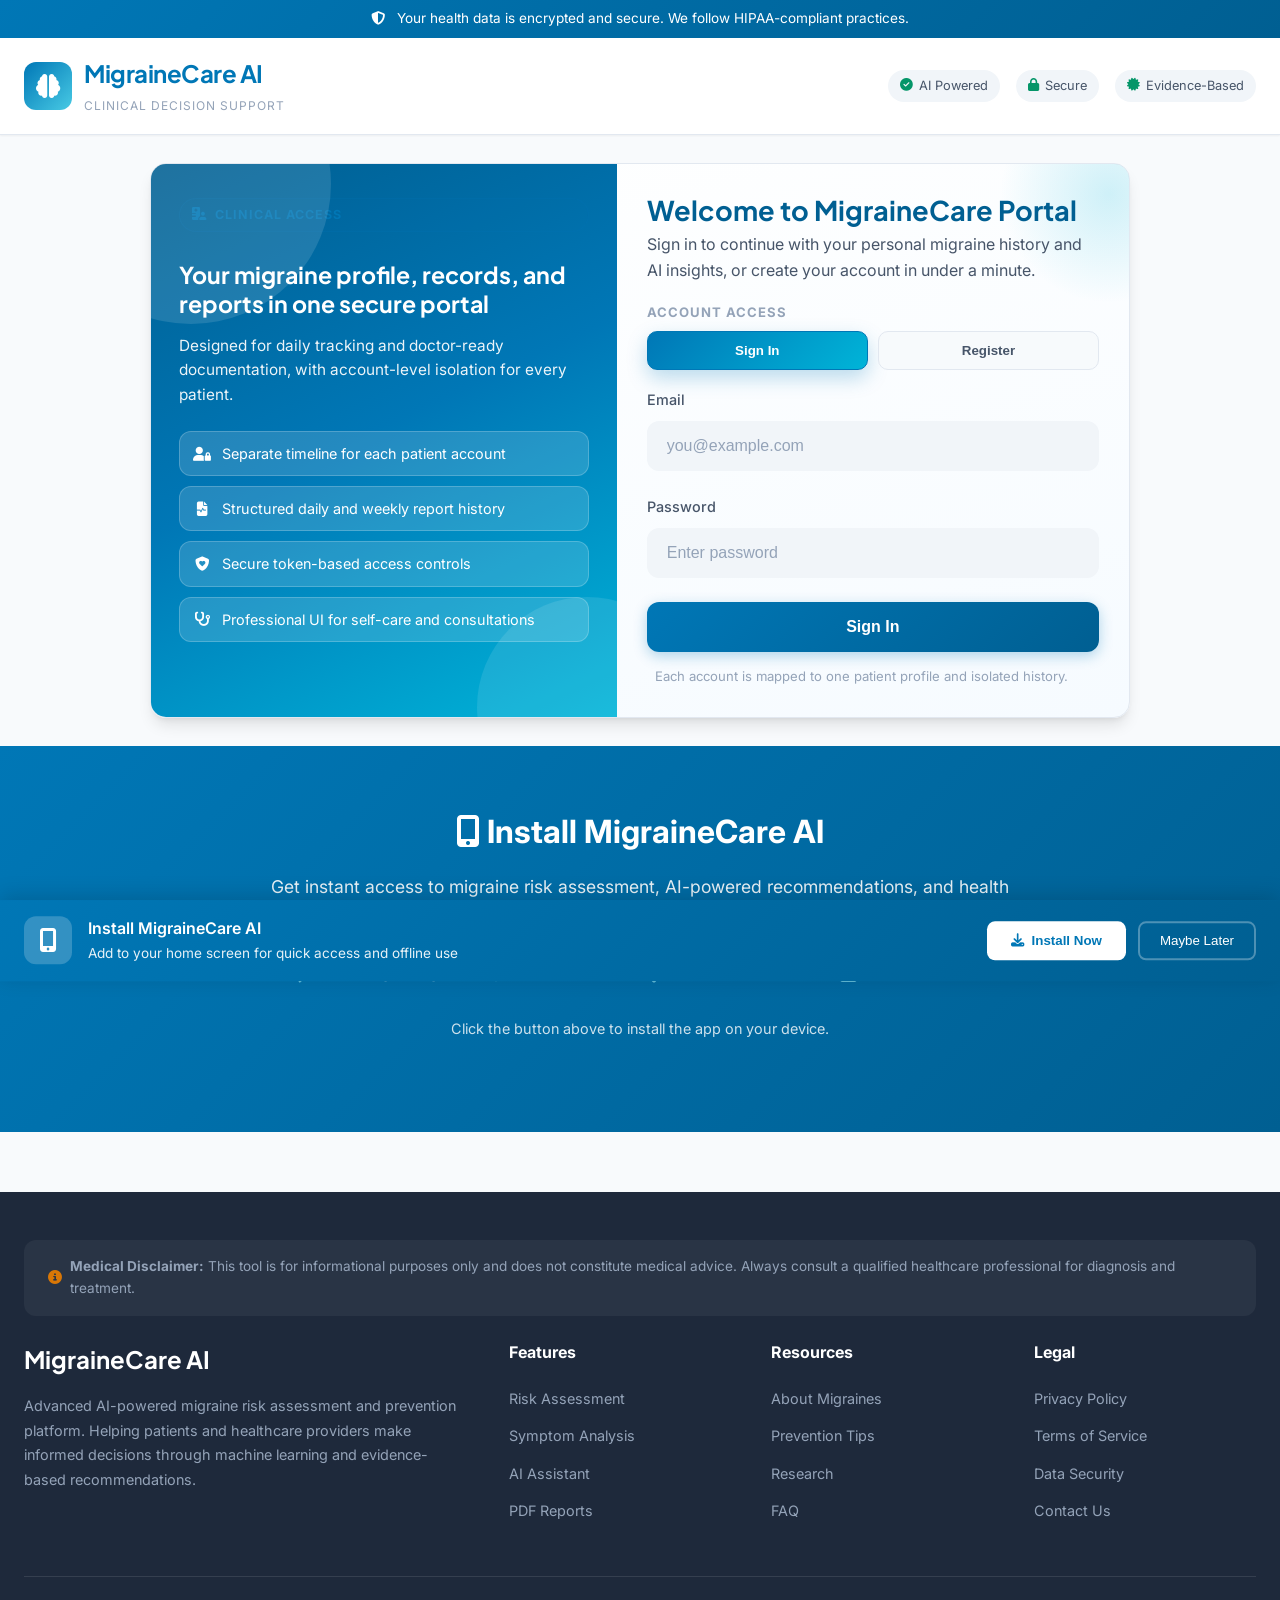
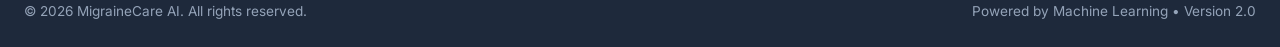
<file: index.html>
<!DOCTYPE html>
<html lang="en">

<head>
    <meta charset="UTF-8">
    <meta name="viewport" content="width=device-width, initial-scale=1.0">
    <title>MigraineCare AI | Advanced Migraine Risk Assessment</title>
    
    <!-- PWA Meta Tags -->
    <meta name="theme-color" content="#0077B6">
    <meta name="apple-mobile-web-app-capable" content="yes">
    <meta name="apple-mobile-web-app-status-bar-style" content="black-translucent">
    <meta name="apple-mobile-web-app-title" content="MigraineCare">
    <meta name="description" content="Advanced AI-powered migraine risk assessment and prevention platform">
    
    <!-- PWA Manifest -->
    <link rel="manifest" href="manifest.json">
    <link rel="apple-touch-icon" href="icons/icon.svg">
    
    <link rel="preconnect" href="https://fonts.googleapis.com">
    <link href="https://fonts.googleapis.com/css2?family=Plus+Jakarta+Sans:wght@400;500;600;700&family=Inter:wght@400;500;600&display=swap" rel="stylesheet">
    <link rel="stylesheet" href="https://cdnjs.cloudflare.com/ajax/libs/font-awesome/6.5.1/css/all.min.css">
    <style>
        :root {
            /* Healthcare Professional Color Palette */
            --primary: #0077B6;
            --primary-dark: #005f92;
            --primary-light: #00B4D8;
            --secondary: #48CAE4;
            --accent: #90E0EF;
            --success: #059669;
            --success-light: #d1fae5;
            --warning: #D97706;
            --warning-light: #fef3c7;
            --danger: #DC2626;
            --danger-light: #fee2e2;
            --bg-primary: #f8fafc;
            --bg-secondary: #ffffff;
            --bg-tertiary: #f1f5f9;
            --text-primary: #1e293b;
            --text-secondary: #475569;
            --text-muted: #94a3b8;
            --border: #e2e8f0;
            --border-light: #f1f5f9;
            --shadow-sm: 0 1px 2px 0 rgba(0, 0, 0, 0.05);
            --shadow: 0 4px 6px -1px rgba(0, 0, 0, 0.1), 0 2px 4px -2px rgba(0, 0, 0, 0.1);
            --shadow-lg: 0 10px 15px -3px rgba(0, 0, 0, 0.1), 0 4px 6px -4px rgba(0, 0, 0, 0.1);
            --radius: 12px;
            --radius-lg: 16px;
        }

        * {
            box-sizing: border-box;
            margin: 0;
            padding: 0;
        }

        body {
            font-family: 'Inter', 'Plus Jakarta Sans', -apple-system, BlinkMacSystemFont, sans-serif;
            background: var(--bg-primary);
            min-height: 100vh;
            color: var(--text-primary);
            line-height: 1.6;
        }

        /* Top Banner */
        .top-banner {
            background: linear-gradient(135deg, var(--primary) 0%, var(--primary-dark) 100%);
            color: white;
            padding: 8px 20px;
            text-align: center;
            font-size: 0.85rem;
        }

        .top-banner i {
            margin-right: 8px;
        }

        /* Header */
        .header {
            background: var(--bg-secondary);
            border-bottom: 1px solid var(--border);
            padding: 16px 0;
            position: sticky;
            top: 0;
            z-index: 100;
            box-shadow: var(--shadow-sm);
        }

        .header-content {
            max-width: 1280px;
            margin: 0 auto;
            padding: 0 24px;
            display: flex;
            justify-content: space-between;
            align-items: center;
        }

        .logo {
            display: flex;
            align-items: center;
            gap: 12px;
        }

        .logo-icon {
            width: 48px;
            height: 48px;
            background: linear-gradient(135deg, var(--primary) 0%, var(--secondary) 100%);
            border-radius: 12px;
            display: flex;
            align-items: center;
            justify-content: center;
            color: white;
            font-size: 1.5rem;
        }

        .logo-text h1 {
            font-family: 'Plus Jakarta Sans', sans-serif;
            font-size: 1.5rem;
            font-weight: 700;
            color: var(--primary);
            letter-spacing: -0.5px;
        }

        .logo-text span {
            font-size: 0.75rem;
            color: var(--text-muted);
            text-transform: uppercase;
            letter-spacing: 1px;
        }

        .header-badges {
            display: flex;
            gap: 16px;
            align-items: center;
        }

        .trust-badge {
            display: flex;
            align-items: center;
            gap: 6px;
            font-size: 0.8rem;
            color: var(--text-secondary);
            padding: 6px 12px;
            background: var(--bg-tertiary);
            border-radius: 20px;
        }

        .trust-badge i {
            color: var(--success);
        }

        /* Main Container */
        .container {
            max-width: 1280px;
            margin: 0 auto;
            padding: 32px 24px;
        }

        /* Hero Section */
        .hero {
            background: linear-gradient(135deg, var(--primary) 0%, var(--primary-light) 100%);
            border-radius: var(--radius-lg);
            padding: 48px;
            margin-bottom: 32px;
            color: white;
            position: relative;
            overflow: hidden;
        }

        .hero::before {
            content: '';
            position: absolute;
            top: -50%;
            right: -20%;
            width: 60%;
            height: 200%;
            background: rgba(255, 255, 255, 0.05);
            transform: rotate(15deg);
        }

        .hero-content {
            position: relative;
            z-index: 1;
            max-width: 600px;
        }

        .hero h2 {
            font-family: 'Plus Jakarta Sans', sans-serif;
            font-size: 2.25rem;
            font-weight: 700;
            margin-bottom: 12px;
            line-height: 1.2;
        }

        .hero p {
            font-size: 1.1rem;
            opacity: 0.9;
            margin-bottom: 24px;
        }

        .hero-features {
            display: flex;
            gap: 24px;
            flex-wrap: wrap;
        }

        .hero-feature {
            display: flex;
            align-items: center;
            gap: 8px;
            font-size: 0.9rem;
        }

        .hero-feature i {
            width: 24px;
            height: 24px;
            background: rgba(255, 255, 255, 0.2);
            border-radius: 50%;
            display: flex;
            align-items: center;
            justify-content: center;
            font-size: 0.75rem;
        }

        /* Navigation */
        .nav-container {
            background: var(--bg-secondary);
            border-radius: var(--radius-lg);
            padding: 8px;
            margin-bottom: 32px;
            box-shadow: var(--shadow);
            border: 1px solid var(--border);
        }

        .nav-tabs {
            display: flex;
            gap: 8px;
            flex-wrap: wrap;
        }

        .nav-tab {
            flex: 1;
            min-width: 180px;
            padding: 16px 24px;
            background: transparent;
            border: none;
            border-radius: var(--radius);
            color: var(--text-secondary);
            cursor: pointer;
            transition: all 0.2s ease;
            font-size: 0.95rem;
            font-weight: 500;
            display: flex;
            align-items: center;
            justify-content: center;
            gap: 10px;
        }

        .nav-tab:hover {
            background: var(--bg-tertiary);
            color: var(--primary);
        }

        .nav-tab.active {
            background: var(--primary);
            color: white;
            box-shadow: var(--shadow);
        }

        .nav-tab i {
            font-size: 1.1rem;
        }

        /* Tab Content */
        .tab-content {
            display: none;
        }

        .tab-content.active {
            display: block;
            animation: fadeIn 0.3s ease;
        }

        @keyframes fadeIn {
            from { opacity: 0; transform: translateY(10px); }
            to { opacity: 1; transform: translateY(0); }
        }

        /* Cards */
        .card {
            background: var(--bg-secondary);
            border: 1px solid var(--border);
            border-radius: var(--radius-lg);
            padding: 32px;
            margin-bottom: 24px;
            box-shadow: var(--shadow);
        }

        .card-header {
            display: flex;
            align-items: center;
            gap: 16px;
            margin-bottom: 28px;
            padding-bottom: 20px;
            border-bottom: 1px solid var(--border-light);
        }

        .card-icon {
            width: 52px;
            height: 52px;
            background: linear-gradient(135deg, var(--primary) 0%, var(--secondary) 100%);
            border-radius: var(--radius);
            display: flex;
            align-items: center;
            justify-content: center;
            color: white;
            font-size: 1.4rem;
        }

        .card-icon.success {
            background: linear-gradient(135deg, var(--success) 0%, #10b981 100%);
        }

        .card-icon.warning {
            background: linear-gradient(135deg, var(--warning) 0%, #f59e0b 100%);
        }

        .card-title {
            flex: 1;
        }

        .card-title h2 {
            font-family: 'Plus Jakarta Sans', sans-serif;
            font-size: 1.35rem;
            font-weight: 600;
            color: var(--text-primary);
            margin-bottom: 4px;
        }

        .card-title p {
            font-size: 0.9rem;
            color: var(--text-muted);
        }

        /* Grid */
        .grid-2 {
            display: grid;
            grid-template-columns: 1fr 1fr;
            gap: 24px;
        }

        @media (max-width: 900px) {
            .grid-2 {
                grid-template-columns: 1fr;
            }
        }

        /* Form Elements */
        .form-group {
            margin-bottom: 24px;
        }

        .form-group label {
            display: flex;
            align-items: center;
            gap: 8px;
            font-size: 0.9rem;
            font-weight: 500;
            color: var(--text-secondary);
            margin-bottom: 10px;
        }

        .form-group label i {
            color: var(--primary);
            width: 18px;
        }

        .form-group input,
        .form-group select {
            width: 100%;
            padding: 14px 18px;
            background: var(--bg-tertiary);
            border: 2px solid transparent;
            border-radius: var(--radius);
            color: var(--text-primary);
            font-size: 1rem;
            transition: all 0.2s ease;
        }

        .form-group input:focus,
        .form-group select:focus {
            outline: none;
            background: var(--bg-secondary);
            border-color: var(--primary);
            box-shadow: 0 0 0 4px rgba(0, 119, 182, 0.1);
        }

        .form-group input::placeholder {
            color: var(--text-muted);
        }

        .form-row {
            display: grid;
            grid-template-columns: 1fr 1fr;
            gap: 20px;
        }

        .form-row.three-col {
            grid-template-columns: repeat(3, 1fr);
        }

        @media (max-width: 600px) {
            .form-row,
            .form-row.three-col {
                grid-template-columns: 1fr;
            }
        }

        /* Checkbox Group */
        .checkbox-group {
            display: grid;
            grid-template-columns: repeat(auto-fill, minmax(200px, 1fr));
            gap: 12px;
        }

        .checkbox-item {
            display: flex;
            align-items: center;
            gap: 12px;
            padding: 16px;
            background: var(--bg-tertiary);
            border: 2px solid transparent;
            border-radius: var(--radius);
            cursor: pointer;
            transition: all 0.2s ease;
        }

        .checkbox-item:hover {
            background: var(--bg-secondary);
            border-color: var(--border);
        }

        .checkbox-item.checked {
            background: rgba(0, 119, 182, 0.08);
            border-color: var(--primary);
        }

        .checkbox-item input {
            width: 20px;
            height: 20px;
            accent-color: var(--primary);
        }

        .checkbox-item span {
            color: var(--text-secondary);
            font-size: 0.95rem;
            font-weight: 500;
        }

        /* Buttons */
        .btn {
            display: inline-flex;
            align-items: center;
            justify-content: center;
            gap: 10px;
            padding: 16px 32px;
            background: linear-gradient(135deg, var(--primary) 0%, var(--primary-dark) 100%);
            border: none;
            border-radius: var(--radius);
            color: white;
            font-size: 1rem;
            font-weight: 600;
            cursor: pointer;
            transition: all 0.3s ease;
            width: 100%;
            box-shadow: 0 4px 14px rgba(0, 119, 182, 0.3);
        }

        .btn:hover {
            transform: translateY(-2px);
            box-shadow: 0 8px 25px rgba(0, 119, 182, 0.4);
        }

        .btn:active {
            transform: translateY(0);
        }

        .btn:disabled {
            opacity: 0.6;
            cursor: not-allowed;
            transform: none;
        }

        .btn-secondary {
            background: var(--bg-tertiary);
            color: var(--text-primary);
            box-shadow: none;
            border: 2px solid var(--border);
        }

        .btn-secondary:hover {
            background: var(--bg-secondary);
            border-color: var(--primary);
            color: var(--primary);
            box-shadow: none;
        }

        .btn-success {
            background: linear-gradient(135deg, var(--success) 0%, #10b981 100%);
            box-shadow: 0 4px 14px rgba(5, 150, 105, 0.3);
        }

        .btn-success:hover {
            box-shadow: 0 8px 25px rgba(5, 150, 105, 0.4);
        }

        /* Risk Display */
        .risk-display {
            text-align: center;
            padding: 40px;
            background: var(--bg-tertiary);
            border-radius: var(--radius-lg);
            margin-bottom: 28px;
            border: 2px solid var(--border);
        }

        .risk-indicator {
            display: inline-flex;
            align-items: center;
            justify-content: center;
            width: 140px;
            height: 140px;
            border-radius: 50%;
            margin-bottom: 20px;
            position: relative;
        }

        .risk-indicator::before {
            content: '';
            position: absolute;
            width: 100%;
            height: 100%;
            border-radius: 50%;
            border: 8px solid currentColor;
            opacity: 0.2;
        }

        .risk-indicator.low {
            color: var(--success);
            background: var(--success-light);
        }

        .risk-indicator.medium {
            color: var(--warning);
            background: var(--warning-light);
        }

        .risk-indicator.high {
            color: var(--danger);
            background: var(--danger-light);
        }

        .risk-level {
            font-family: 'Plus Jakarta Sans', sans-serif;
            font-size: 1.75rem;
            font-weight: 700;
        }

        .risk-label {
            font-size: 1.1rem;
            color: var(--text-secondary);
            margin-bottom: 8px;
        }

        .risk-probability {
            font-size: 2rem;
            font-weight: 700;
            color: var(--text-primary);
            margin-bottom: 4px;
        }

        .risk-subtext {
            font-size: 0.9rem;
            color: var(--text-muted);
        }

        .confidence-bar {
            margin-top: 24px;
            background: var(--border);
            height: 10px;
            border-radius: 5px;
            overflow: hidden;
        }

        .confidence-fill {
            height: 100%;
            background: linear-gradient(90deg, var(--primary), var(--secondary));
            border-radius: 5px;
            transition: width 0.6s ease;
        }

        .confidence-label {
            display: flex;
            justify-content: space-between;
            margin-top: 8px;
            font-size: 0.85rem;
            color: var(--text-muted);
        }

        /* Triggers & Suggestions */
        .section-header {
            display: flex;
            align-items: center;
            gap: 12px;
            margin-bottom: 20px;
            padding-bottom: 12px;
            border-bottom: 1px solid var(--border-light);
        }

        .section-header i {
            color: var(--primary);
            font-size: 1.2rem;
        }

        .section-header h3 {
            font-size: 1.1rem;
            font-weight: 600;
            color: var(--text-primary);
        }

        .item-list {
            display: flex;
            flex-direction: column;
            gap: 12px;
        }

        .trigger-item {
            display: flex;
            align-items: flex-start;
            gap: 14px;
            padding: 18px 20px;
            background: var(--warning-light);
            border-left: 4px solid var(--warning);
            border-radius: 0 var(--radius) var(--radius) 0;
            font-size: 0.95rem;
            color: var(--text-primary);
        }

        .trigger-item i {
            color: var(--warning);
            margin-top: 2px;
        }

        .trigger-item.high {
            background: var(--danger-light);
            border-left-color: var(--danger);
        }

        .trigger-item.high i {
            color: var(--danger);
        }

        .trigger-item.low {
            background: var(--success-light);
            border-left-color: var(--success);
        }

        .trigger-item.low i {
            color: var(--success);
        }

        .suggestion-item {
            display: flex;
            align-items: flex-start;
            gap: 14px;
            padding: 20px;
            background: rgba(0, 119, 182, 0.05);
            border-left: 4px solid var(--primary);
            border-radius: 0 var(--radius) var(--radius) 0;
            font-size: 0.95rem;
            line-height: 1.7;
            color: var(--text-primary);
        }

        .suggestion-item i {
            color: var(--primary);
            margin-top: 3px;
        }

        /* Classification Result */
        .classification-result {
            padding: 32px;
            background: linear-gradient(135deg, rgba(0, 119, 182, 0.08) 0%, rgba(72, 202, 228, 0.08) 100%);
            border: 2px solid rgba(0, 119, 182, 0.2);
            border-radius: var(--radius-lg);
            margin-bottom: 28px;
            text-align: center;
        }

        .classification-icon {
            width: 72px;
            height: 72px;
            margin: 0 auto 20px;
            background: linear-gradient(135deg, var(--primary) 0%, var(--secondary) 100%);
            border-radius: 50%;
            display: flex;
            align-items: center;
            justify-content: center;
            color: white;
            font-size: 2rem;
        }

        .classification-type {
            font-family: 'Plus Jakarta Sans', sans-serif;
            font-size: 1.75rem;
            font-weight: 700;
            color: var(--primary);
            margin-bottom: 8px;
        }

        .classification-description {
            color: var(--text-secondary);
            margin-bottom: 20px;
            max-width: 500px;
            margin-left: auto;
            margin-right: auto;
        }

        .classification-confidence {
            display: inline-flex;
            align-items: center;
            gap: 8px;
            padding: 10px 20px;
            background: var(--bg-secondary);
            border-radius: 30px;
            font-size: 0.9rem;
            color: var(--text-secondary);
            border: 1px solid var(--border);
        }

        .classification-confidence i {
            color: var(--success);
        }

        .key-symptom {
            display: inline-flex;
            align-items: center;
            gap: 6px;
            padding: 8px 16px;
            background: rgba(0, 119, 182, 0.1);
            border: 1px solid rgba(0, 119, 182, 0.2);
            border-radius: 30px;
            font-size: 0.85rem;
            color: var(--primary);
            margin: 4px;
            font-weight: 500;
        }

        /* Chat Interface */
        .chat-container {
            display: flex;
            flex-direction: column;
            height: 550px;
        }

        .chat-messages {
            flex: 1;
            overflow-y: auto;
            padding: 24px;
            background: var(--bg-tertiary);
            border-radius: var(--radius-lg);
            margin-bottom: 20px;
            border: 1px solid var(--border);
        }

        .chat-message {
            margin-bottom: 20px;
            display: flex;
            gap: 14px;
        }

        .chat-message.user {
            flex-direction: row-reverse;
        }

        .message-avatar {
            width: 44px;
            height: 44px;
            border-radius: 50%;
            background: linear-gradient(135deg, var(--primary) 0%, var(--secondary) 100%);
            display: flex;
            align-items: center;
            justify-content: center;
            flex-shrink: 0;
            color: white;
            font-size: 1.2rem;
        }

        .chat-message.user .message-avatar {
            background: var(--text-secondary);
        }

        .message-content {
            max-width: 70%;
            padding: 16px 20px;
            background: var(--bg-secondary);
            border-radius: var(--radius-lg);
            line-height: 1.6;
            color: var(--text-primary);
            box-shadow: var(--shadow-sm);
            border: 1px solid var(--border);
        }

        .chat-message.user .message-content {
            background: var(--primary);
            color: white;
            border: none;
        }

        .chat-input {
            display: flex;
            gap: 14px;
        }

        .chat-input input {
            flex: 1;
            padding: 18px 24px;
            background: var(--bg-tertiary);
            border: 2px solid var(--border);
            border-radius: 30px;
            color: var(--text-primary);
            font-size: 1rem;
            transition: all 0.2s ease;
        }

        .chat-input input:focus {
            outline: none;
            border-color: var(--primary);
            background: var(--bg-secondary);
        }

        .chat-input button {
            padding: 18px 28px;
            background: linear-gradient(135deg, var(--primary) 0%, var(--primary-dark) 100%);
            border: none;
            border-radius: 30px;
            color: white;
            cursor: pointer;
            font-size: 1.1rem;
            transition: all 0.2s ease;
        }

        .chat-input button:hover {
            transform: scale(1.05);
        }

        .quick-questions {
            display: flex;
            flex-wrap: wrap;
            gap: 10px;
            margin-bottom: 20px;
        }

        .quick-question {
            padding: 10px 18px;
            background: var(--bg-secondary);
            border: 2px solid var(--border);
            border-radius: 30px;
            font-size: 0.85rem;
            cursor: pointer;
            transition: all 0.2s ease;
            color: var(--text-secondary);
            font-weight: 500;
        }

        .quick-question:hover {
            border-color: var(--primary);
            color: var(--primary);
            background: rgba(0, 119, 182, 0.05);
        }

        /* Report Buttons */
        .report-buttons {
            margin-top: 28px;
            display: grid;
            grid-template-columns: 1fr 1fr;
            gap: 14px;
        }

        @media (max-width: 500px) {
            .report-buttons {
                grid-template-columns: 1fr;
            }
        }

        /* Loading */
        .loading {
            display: flex;
            flex-direction: column;
            align-items: center;
            justify-content: center;
            gap: 16px;
            padding: 60px;
            color: var(--text-muted);
        }

        .spinner {
            width: 48px;
            height: 48px;
            border: 4px solid var(--border);
            border-top-color: var(--primary);
            border-radius: 50%;
            animation: spin 1s linear infinite;
        }

        @keyframes spin {
            to { transform: rotate(360deg); }
        }

        .loading span {
            font-size: 1rem;
            color: var(--text-secondary);
        }

        .hidden { display: none !important; }

        /* Alerts */
        .alert {
            display: flex;
            align-items: center;
            gap: 12px;
            padding: 16px 20px;
            border-radius: var(--radius);
            margin-bottom: 20px;
            font-size: 0.95rem;
        }

        .alert i {
            font-size: 1.2rem;
        }

        .alert-error {
            background: var(--danger-light);
            border: 1px solid rgba(220, 38, 38, 0.2);
            color: var(--danger);
        }

        .alert-success {
            background: var(--success-light);
            border: 1px solid rgba(5, 150, 105, 0.2);
            color: var(--success);
        }

        /* Placeholder */
        .placeholder {
            text-align: center;
            padding: 60px 40px;
            color: var(--text-muted);
        }

        .placeholder i {
            font-size: 3rem;
            margin-bottom: 20px;
            opacity: 0.5;
        }

        .placeholder p {
            font-size: 1rem;
        }

        /* Info Cards */
        .info-grid {
            display: grid;
            grid-template-columns: repeat(auto-fit, minmax(280px, 1fr));
            gap: 20px;
            margin-top: 20px;
        }

        .info-card {
            padding: 28px;
            background: var(--bg-tertiary);
            border-radius: var(--radius-lg);
            border: 1px solid var(--border);
        }

        .info-card h3 {
            display: flex;
            align-items: center;
            gap: 10px;
            font-size: 1.1rem;
            color: var(--primary);
            margin-bottom: 16px;
        }

        .info-card p {
            color: var(--text-secondary);
            line-height: 1.7;
        }

        .info-card ul {
            list-style: none;
            padding: 0;
        }

        .info-card ul li {
            display: flex;
            align-items: center;
            gap: 10px;
            padding: 10px 0;
            color: var(--text-secondary);
            border-bottom: 1px solid var(--border-light);
        }

        .info-card ul li:last-child {
            border-bottom: none;
        }

        .info-card ul li i {
            color: var(--primary);
            width: 20px;
        }

        /* Footer */
        .footer {
            background: var(--text-primary);
            color: var(--text-muted);
            padding: 48px 24px 24px;
            margin-top: 60px;
        }

        .footer-content {
            max-width: 1280px;
            margin: 0 auto;
        }

        .footer-grid {
            display: grid;
            grid-template-columns: 2fr 1fr 1fr 1fr;
            gap: 40px;
            margin-bottom: 40px;
        }

        @media (max-width: 900px) {
            .footer-grid {
                grid-template-columns: 1fr 1fr;
            }
        }

        @media (max-width: 600px) {
            .footer-grid {
                grid-template-columns: 1fr;
            }
        }

        .footer-brand h3 {
            color: white;
            font-family: 'Plus Jakarta Sans', sans-serif;
            font-size: 1.5rem;
            margin-bottom: 16px;
        }

        .footer-brand p {
            line-height: 1.7;
            font-size: 0.9rem;
        }

        .footer-col h4 {
            color: white;
            font-size: 1rem;
            margin-bottom: 20px;
        }

        .footer-col ul {
            list-style: none;
        }

        .footer-col ul li {
            margin-bottom: 12px;
        }

        .footer-col ul li a {
            color: var(--text-muted);
            text-decoration: none;
            font-size: 0.9rem;
            transition: color 0.2s ease;
        }

        .footer-col ul li a:hover {
            color: white;
        }

        .footer-bottom {
            padding-top: 24px;
            border-top: 1px solid rgba(255, 255, 255, 0.1);
            display: flex;
            justify-content: space-between;
            align-items: center;
            flex-wrap: wrap;
            gap: 16px;
        }

        .footer-bottom p {
            font-size: 0.85rem;
        }

        .footer-disclaimer {
            display: flex;
            align-items: center;
            gap: 8px;
            padding: 16px 24px;
            background: rgba(255, 255, 255, 0.05);
            border-radius: var(--radius);
            margin-bottom: 24px;
            font-size: 0.85rem;
        }

        .footer-disclaimer i {
            color: var(--warning);
        }

        /* Responsive */
        @media (max-width: 768px) {
            .header-badges {
                display: none;
            }

            .hero {
                padding: 32px 24px;
            }

            .hero h2 {
                font-size: 1.75rem;
            }

            .nav-tab {
                min-width: 140px;
                padding: 14px 16px;
                font-size: 0.85rem;
            }

            .card {
                padding: 24px;
            }
        }

        /* Scrollbar */
        ::-webkit-scrollbar {
            width: 8px;
        }

        ::-webkit-scrollbar-track {
            background: var(--bg-tertiary);
        }

        ::-webkit-scrollbar-thumb {
            background: var(--border);
            border-radius: 4px;
        }

        ::-webkit-scrollbar-thumb:hover {
            background: var(--text-muted);
        }

        /* PWA Install Banner */
        .pwa-install-banner {
            position: fixed;
            bottom: 0;
            left: 0;
            right: 0;
            background: linear-gradient(135deg, var(--primary) 0%, var(--primary-dark) 100%);
            color: white;
            padding: 16px 24px;
            display: flex;
            align-items: center;
            justify-content: space-between;
            gap: 16px;
            z-index: 1000;
            box-shadow: 0 -4px 20px rgba(0, 0, 0, 0.15);
            transform: translateY(100%);
            transition: transform 0.4s cubic-bezier(0.4, 0, 0.2, 1);
        }

        .pwa-install-banner.show {
            transform: translateY(0);
        }

        .pwa-install-banner-content {
            display: flex;
            align-items: center;
            gap: 16px;
            flex: 1;
        }

        .pwa-install-banner-icon {
            width: 48px;
            height: 48px;
            background: rgba(255, 255, 255, 0.2);
            border-radius: 12px;
            display: flex;
            align-items: center;
            justify-content: center;
            font-size: 1.5rem;
        }

        .pwa-install-banner-text h4 {
            font-size: 1rem;
            font-weight: 600;
            margin-bottom: 2px;
        }

        .pwa-install-banner-text p {
            font-size: 0.85rem;
            opacity: 0.9;
        }

        .pwa-install-banner-actions {
            display: flex;
            gap: 12px;
            align-items: center;
        }

        .pwa-install-btn {
            background: white;
            color: var(--primary);
            border: none;
            padding: 12px 24px;
            border-radius: 8px;
            font-weight: 600;
            cursor: pointer;
            display: flex;
            align-items: center;
            gap: 8px;
            transition: all 0.2s;
        }

        .pwa-install-btn:hover {
            background: var(--accent);
            transform: scale(1.02);
        }

        .pwa-dismiss-btn {
            background: transparent;
            border: 2px solid rgba(255, 255, 255, 0.3);
            color: white;
            padding: 10px 20px;
            border-radius: 8px;
            cursor: pointer;
            font-weight: 500;
            transition: all 0.2s;
        }

        .pwa-dismiss-btn:hover {
            background: rgba(255, 255, 255, 0.1);
            border-color: rgba(255, 255, 255, 0.5);
        }

        /* Install App Section */
        .install-app-section {
            background: linear-gradient(135deg, var(--primary) 0%, var(--primary-dark) 100%);
            padding: 60px 24px;
            text-align: center;
            color: white;
        }

        .install-app-content {
            max-width: 800px;
            margin: 0 auto;
        }

        .install-app-content h2 {
            font-size: 2rem;
            font-weight: 700;
            margin-bottom: 16px;
        }

        .install-app-content p {
            font-size: 1.1rem;
            opacity: 0.9;
            margin-bottom: 32px;
            line-height: 1.6;
        }

        .install-features {
            display: flex;
            justify-content: center;
            gap: 32px;
            margin-bottom: 32px;
            flex-wrap: wrap;
        }

        .install-feature {
            display: flex;
            align-items: center;
            gap: 8px;
            font-size: 0.95rem;
        }

        .install-feature i {
            font-size: 1.2rem;
            color: var(--accent);
        }

        .install-app-btn {
            background: white;
            color: var(--primary);
            border: none;
            padding: 16px 40px;
            border-radius: 12px;
            font-size: 1.1rem;
            font-weight: 600;
            cursor: pointer;
            display: inline-flex;
            align-items: center;
            gap: 12px;
            transition: all 0.3s;
            box-shadow: 0 4px 15px rgba(0, 0, 0, 0.2);
        }

        .install-app-btn:hover {
            transform: translateY(-2px);
            box-shadow: 0 8px 25px rgba(0, 0, 0, 0.3);
        }

        .install-app-btn:disabled {
            opacity: 0.7;
            cursor: not-allowed;
            transform: none;
        }

        .install-app-btn.installed {
            background: var(--success);
            color: white;
        }

        .auth-shell {
            max-width: 980px;
            margin: 28px auto;
            background: linear-gradient(165deg, #ffffff 0%, #f6fbff 100%);
            border: 1px solid var(--border);
            border-radius: var(--radius-lg);
            box-shadow: var(--shadow-lg);
            padding: 0;
            position: relative;
            overflow: hidden;
        }

        .auth-shell::after {
            content: '';
            position: absolute;
            top: -80px;
            right: -90px;
            width: 220px;
            height: 220px;
            border-radius: 50%;
            background: radial-gradient(circle, rgba(0, 180, 216, 0.18) 0%, rgba(0, 180, 216, 0) 70%);
            pointer-events: none;
        }

        .auth-layout {
            display: grid;
            grid-template-columns: 1fr 1.1fr;
            min-height: 520px;
        }

        .auth-panel {
            background: linear-gradient(155deg, #005f92 0%, #0077B6 48%, #00B4D8 100%);
            color: white;
            padding: 34px 28px;
            display: flex;
            flex-direction: column;
            gap: 16px;
            position: relative;
            overflow: hidden;
        }

        .auth-panel::before {
            content: '';
            position: absolute;
            width: 280px;
            height: 280px;
            border-radius: 50%;
            top: -120px;
            left: -100px;
            background: rgba(255, 255, 255, 0.12);
        }

        .auth-panel::after {
            content: '';
            position: absolute;
            width: 220px;
            height: 220px;
            border-radius: 50%;
            bottom: -100px;
            right: -80px;
            background: rgba(255, 255, 255, 0.1);
        }

        .auth-panel-title {
            font-family: 'Plus Jakarta Sans', sans-serif;
            font-size: 1.45rem;
            line-height: 1.25;
            font-weight: 700;
            position: relative;
            z-index: 1;
        }

        .auth-panel-subtitle {
            opacity: 0.92;
            font-size: 0.96rem;
            position: relative;
            z-index: 1;
        }

        .auth-panel-points {
            list-style: none;
            margin-top: 8px;
            display: grid;
            gap: 10px;
            position: relative;
            z-index: 1;
        }

        .auth-panel-points li {
            display: flex;
            align-items: center;
            gap: 10px;
            background: rgba(255, 255, 255, 0.14);
            border: 1px solid rgba(255, 255, 255, 0.2);
            border-radius: 12px;
            padding: 10px 12px;
            font-size: 0.9rem;
        }

        .auth-panel-points i {
            width: 20px;
            text-align: center;
        }

        .auth-form-area {
            padding: 30px;
            position: relative;
            z-index: 1;
        }

        .auth-header {
            margin-bottom: 18px;
            position: relative;
            z-index: 1;
        }

        .auth-eyebrow {
            display: inline-flex;
            align-items: center;
            gap: 8px;
            font-size: 0.78rem;
            text-transform: uppercase;
            letter-spacing: 0.08em;
            color: var(--primary);
            background: rgba(0, 119, 182, 0.08);
            border: 1px solid rgba(0, 119, 182, 0.18);
            border-radius: 999px;
            padding: 6px 12px;
            margin-bottom: 12px;
            font-weight: 700;
        }

        .auth-title {
            margin-bottom: 6px;
            color: var(--primary-dark);
            font-family: 'Plus Jakarta Sans', sans-serif;
            font-size: 1.7rem;
            line-height: 1.2;
        }

        .auth-subtitle {
            color: var(--text-secondary);
            margin-bottom: 0;
        }

        .auth-mode-label {
            display: block;
            font-size: 0.82rem;
            font-weight: 700;
            text-transform: uppercase;
            letter-spacing: 0.08em;
            color: var(--text-muted);
            margin-bottom: 8px;
        }

        .auth-switch {
            display: flex;
            gap: 10px;
            margin-bottom: 18px;
            position: relative;
            z-index: 1;
        }

        .auth-switch button {
            flex: 1;
            border: 1px solid var(--border);
            background: #f7fafc;
            color: var(--text-secondary);
            border-radius: 10px;
            padding: 11px;
            cursor: pointer;
            font-weight: 600;
            transition: all 0.2s ease;
        }

        .auth-switch button.active {
            background: linear-gradient(135deg, var(--primary) 0%, var(--primary-light) 100%);
            color: white;
            border-color: var(--primary);
            box-shadow: 0 8px 20px rgba(0, 119, 182, 0.26);
        }

        #login-form,
        #register-form {
            position: relative;
            z-index: 1;
        }

        .auth-footer-note {
            margin-top: 14px;
            font-size: 0.82rem;
            color: var(--text-muted);
            display: flex;
            align-items: center;
            gap: 8px;
        }

        .auth-footer-note i {
            color: var(--success);
        }

        .radio-group {
            display: grid;
            gap: 10px;
        }

        .radio-option {
            display: flex;
            align-items: center;
            gap: 10px;
            padding: 12px 14px;
            border: 1px solid var(--border);
            border-radius: 10px;
            background: #f8fafc;
            cursor: pointer;
            transition: all 0.2s ease;
        }

        .radio-option:hover {
            border-color: var(--primary-light);
            background: #f0f9ff;
        }

        .radio-option input {
            margin: 0;
            accent-color: var(--primary);
        }

        .radio-option span {
            font-size: 0.95rem;
            color: var(--text-primary);
            font-weight: 500;
        }

        .auth-user-chip {
            display: flex;
            align-items: center;
            gap: 8px;
            background: var(--bg-tertiary);
            border-radius: 999px;
            padding: 8px 12px;
            color: var(--text-secondary);
            font-size: 0.85rem;
        }

        .auth-user-chip button {
            border: none;
            background: transparent;
            color: var(--danger);
            cursor: pointer;
            font-weight: 600;
        }

        @media (max-width: 768px) {
            .auth-shell {
                margin: 18px 14px;
            }

            .auth-layout {
                grid-template-columns: 1fr;
            }

            .auth-panel {
                padding: 24px 20px;
            }

            .auth-form-area {
                padding: 22px;
            }

            .auth-title {
                font-size: 1.4rem;
            }

            .pwa-install-banner {
                flex-direction: column;
                text-align: center;
                padding: 20px;
            }

            .pwa-install-banner-content {
                flex-direction: column;
            }

            .pwa-install-banner-actions {
                width: 100%;
                flex-direction: column;
            }

            .pwa-install-btn, .pwa-dismiss-btn {
                width: 100%;
                justify-content: center;
            }

            .install-features {
                flex-direction: column;
                gap: 16px;
            }
        }
    </style>
</head>

<body>
    <!-- Top Banner -->
    <div class="top-banner">
        <i class="fas fa-shield-alt"></i>
        Your health data is encrypted and secure. We follow HIPAA-compliant practices.
    </div>

    <!-- Header -->
    <header class="header">
        <div class="header-content">
            <div class="logo">
                <div class="logo-icon">
                    <i class="fas fa-brain"></i>
                </div>
                <div class="logo-text">
                    <h1>MigraineCare AI</h1>
                    <span>Clinical Decision Support</span>
                </div>
            </div>
            <div class="header-badges">
                <div class="trust-badge">
                    <i class="fas fa-check-circle"></i>
                    AI Powered
                </div>
                <div class="trust-badge">
                    <i class="fas fa-lock"></i>
                    Secure
                </div>
                <div class="trust-badge">
                    <i class="fas fa-certificate"></i>
                    Evidence-Based
                </div>
                <div id="auth-user-chip" class="auth-user-chip hidden">
                    <i class="fas fa-user-circle"></i>
                    <span id="auth-user-name">Patient</span>
                    <button id="logout-btn" type="button">Logout</button>
                </div>
            </div>
        </div>
    </header>

    <section id="auth-section" class="auth-shell">
        <div class="auth-layout">
            <aside class="auth-panel">
                <span class="auth-eyebrow"><i class="fas fa-hospital-user"></i> Clinical Access</span>
                <h3 class="auth-panel-title">Your migraine profile, records, and reports in one secure portal</h3>
                <p class="auth-panel-subtitle">Designed for daily tracking and doctor-ready documentation, with account-level isolation for every patient.</p>
                <ul class="auth-panel-points">
                    <li><i class="fas fa-user-lock"></i> Separate timeline for each patient account</li>
                    <li><i class="fas fa-file-waveform"></i> Structured daily and weekly report history</li>
                    <li><i class="fas fa-shield-heart"></i> Secure token-based access controls</li>
                    <li><i class="fas fa-stethoscope"></i> Professional UI for self-care and consultations</li>
                </ul>
            </aside>

            <div class="auth-form-area">
                <div class="auth-header">
                    <h2 class="auth-title">Welcome to MigraineCare Portal</h2>
                    <p class="auth-subtitle">Sign in to continue with your personal migraine history and AI insights, or create your account in under a minute.</p>
                </div>
                <span class="auth-mode-label">Account Access</span>
                <div class="auth-switch">
                    <button id="switch-login" class="active" type="button">Sign In</button>
                    <button id="switch-register" type="button">Register</button>
                </div>

                <form id="login-form">
                    <div class="form-group">
                        <label>Email</label>
                        <input id="login-email" type="email" required placeholder="you@example.com">
                    </div>
                    <div class="form-group">
                        <label>Password</label>
                        <input id="login-password" type="password" required minlength="6" placeholder="Enter password">
                    </div>
                    <button type="submit" class="btn">Sign In</button>
                </form>

                <form id="register-form" class="hidden">
                    <div class="form-row">
                        <div class="form-group">
                            <label>Full Name</label>
                            <input id="register-name" type="text" required minlength="2" placeholder="Patient name">
                        </div>
                        <div class="form-group">
                            <label>Email</label>
                            <input id="register-email" type="email" required placeholder="you@example.com">
                        </div>
                    </div>
                    <div class="form-row">
                        <div class="form-group">
                            <label>Password</label>
                            <input id="register-password" type="password" required minlength="6" placeholder="At least 6 characters">
                        </div>
                        <div class="form-group">
                            <label>Age</label>
                            <input id="register-age" type="number" min="1" max="120" required placeholder="Enter age">
                        </div>
                    </div>
                    <div class="form-group">
                        <label>Gender</label>
                        <div class="radio-group" role="radiogroup" aria-label="Gender">
                            <label class="radio-option">
                                <input type="radio" name="register-gender" value="Male" required>
                                <span>Male</span>
                            </label>
                            <label class="radio-option">
                                <input type="radio" name="register-gender" value="Female">
                                <span>Female</span>
                            </label>
                            <label class="radio-option">
                                <input type="radio" name="register-gender" value="Other">
                                <span>Other</span>
                            </label>
                        </div>
                    </div>
                    <button type="submit" class="btn">Create Account</button>
                </form>
                <div id="auth-alert" class="alert hidden" style="margin-top: 14px;"></div>
                <p class="auth-footer-note"><i class="fas fa-shield-check"></i> Each account is mapped to one patient profile and isolated history.</p>
            </div>
        </div>
    </section>

    <div class="container">
        <!-- Hero Section -->
        <section class="hero">
            <div class="hero-content">
                <h2>Advanced Migraine Risk Assessment & Prevention</h2>
                <p>Leverage AI-powered analysis to identify your migraine triggers, assess risk levels, and receive personalized prevention recommendations.</p>
                <div class="hero-features">
                    <div class="hero-feature">
                        <i class="fas fa-check"></i>
                        <span>ML Risk Prediction</span>
                    </div>
                    <div class="hero-feature">
                        <i class="fas fa-check"></i>
                        <span>Symptom Classification</span>
                    </div>
                    <div class="hero-feature">
                        <i class="fas fa-check"></i>
                        <span>AI Health Assistant</span>
                    </div>
                    <div class="hero-feature">
                        <i class="fas fa-check"></i>
                        <span>PDF Reports</span>
                    </div>
                </div>
            </div>
        </section>

        <!-- Navigation -->
        <nav class="nav-container">
            <div class="nav-tabs">
                <button class="nav-tab active" data-tab="lifestyle">
                    <i class="fas fa-heartbeat"></i>
                    Health Analysis
                </button>
                <button class="nav-tab" data-tab="symptoms">
                    <i class="fas fa-stethoscope"></i>
                    Symptom Classification
                </button>
                <button class="nav-tab" data-tab="chat">
                    <i class="fas fa-comment-medical"></i>
                    AI Assistant
                </button>
                <button class="nav-tab" data-tab="info">
                    <i class="fas fa-book-medical"></i>
                    Medical Information
                </button>
            </div>
        </nav>

        <!-- Tab 1: Health Analysis -->
        <div id="tab-lifestyle" class="tab-content active">
            <div class="grid-2">
                <!-- Input Form -->
                <div class="card">
                    <div class="card-header">
                        <div class="card-icon">
                            <i class="fas fa-clipboard-list"></i>
                        </div>
                        <div class="card-title">
                            <h2>Health Data Input</h2>
                            <p>Enter your current health metrics for analysis</p>
                        </div>
                    </div>

                    <div id="lifestyle-alert" class="alert hidden"></div>

                    <form id="lifestyle-form">
                        <div class="form-row">
                            <div class="form-group">
                                <label><i class="fas fa-brain"></i> Stress Level (1-10)</label>
                                <input type="number" id="stress" min="1" max="10" value="5" required>
                            </div>
                            <div class="form-group">
                                <label><i class="fas fa-bed"></i> Sleep Hours</label>
                                <input type="number" id="sleep" min="0" max="24" step="0.5" value="7" required>
                            </div>
                        </div>

                        <div class="form-row">
                            <div class="form-group">
                                <label><i class="fas fa-heartbeat"></i> Heart Rate (BPM)</label>
                                <input type="number" id="heart-rate" min="40" max="200" value="72" required>
                            </div>
                            <div class="form-group">
                                <label><i class="fas fa-running"></i> Activity Level (1-10)</label>
                                <input type="number" id="activity" min="1" max="10" value="5" required>
                            </div>
                        </div>

                        <div class="form-row">
                            <div class="form-group">
                                <label><i class="fas fa-cloud"></i> Barometric Pressure (hPa)</label>
                                <input type="number" id="pressure" min="900" max="1100" step="0.1" value="1013" required>
                            </div>
                            <div class="form-group">
                                <label><i class="fas fa-wind"></i> Air Quality Index</label>
                                <input type="number" id="aqi" min="0" max="500" value="50" required>
                            </div>
                        </div>

                        <button type="submit" class="btn">
                            <i class="fas fa-chart-line"></i>
                            Analyze Risk Level
                        </button>
                    </form>
                </div>

                <!-- Results -->
                <div class="card">
                    <div class="card-header">
                        <div class="card-icon success">
                            <i class="fas fa-chart-pie"></i>
                        </div>
                        <div class="card-title">
                            <h2>Risk Assessment Results</h2>
                            <p>AI-powered prediction based on your health data</p>
                        </div>
                    </div>

                    <div id="lifestyle-placeholder" class="placeholder">
                        <i class="fas fa-chart-bar"></i>
                        <p>Enter your health data and click "Analyze Risk Level" to view your personalized assessment</p>
                    </div>

                    <div id="lifestyle-loading" class="loading hidden">
                        <div class="spinner"></div>
                        <span>Analyzing your health data...</span>
                    </div>

                    <div id="lifestyle-results" class="hidden">
                        <div class="risk-display">
                            <div class="risk-indicator" id="risk-indicator">
                                <span class="risk-level" id="risk-level">--</span>
                            </div>
                            <div class="risk-label">Migraine Risk Level</div>
                            <div class="risk-probability" id="risk-prob">--%</div>
                            <div class="risk-subtext">Probability Assessment</div>
                            <div class="confidence-bar">
                                <div class="confidence-fill" id="confidence-fill" style="width: 0%"></div>
                            </div>
                            <div class="confidence-label">
                                <span>Model Confidence</span>
                                <span id="confidence-val">0%</span>
                            </div>
                        </div>

                        <div class="section-header">
                            <i class="fas fa-exclamation-triangle"></i>
                            <h3>Identified Risk Factors</h3>
                        </div>
                        <div id="triggers-list" class="item-list"></div>

                        <!-- Report Buttons -->
                        <div class="report-buttons">
                            <button id="download-daily-report" class="btn btn-secondary">
                                <i class="fas fa-file-pdf"></i>
                                Daily Report
                            </button>
                            <button id="download-weekly-report" class="btn btn-secondary">
                                <i class="fas fa-calendar-week"></i>
                                Weekly Report
                            </button>
                        </div>
                    </div>
                </div>
            </div>

            <!-- AI Recommendations -->
            <div class="card hidden" id="suggestions-card">
                <div class="card-header">
                    <div class="card-icon warning">
                        <i class="fas fa-lightbulb"></i>
                    </div>
                    <div class="card-title">
                        <h2>AI-Powered Recommendations</h2>
                        <p>Personalized prevention strategies based on your analysis</p>
                    </div>
                </div>
                <div id="suggestions-loading" class="loading hidden">
                    <div class="spinner"></div>
                    <span>Generating personalized recommendations...</span>
                </div>
                <div id="suggestions-list" class="item-list"></div>
            </div>
        </div>

        <!-- Tab 2: Symptom Classification -->
        <div id="tab-symptoms" class="tab-content">
            <div class="grid-2">
                <!-- Symptom Form -->
                <div class="card">
                    <div class="card-header">
                        <div class="card-icon">
                            <i class="fas fa-stethoscope"></i>
                        </div>
                        <div class="card-title">
                            <h2>Symptom Assessment</h2>
                            <p>Describe your symptoms for migraine type classification</p>
                        </div>
                    </div>

                    <div id="symptom-alert" class="alert hidden"></div>

                    <form id="symptom-form">
                        <div class="form-row three-col">
                            <div class="form-group">
                                <label><i class="fas fa-user"></i> Age</label>
                                <input type="number" id="sym-age" min="1" max="120" value="35" required>
                            </div>
                            <div class="form-group">
                                <label><i class="fas fa-clock"></i> Duration</label>
                                <select id="sym-duration" required>
                                    <option value="1">&lt;4 hours</option>
                                    <option value="2" selected>4-72 hours</option>
                                    <option value="3">&gt;72 hours</option>
                                </select>
                            </div>
                            <div class="form-group">
                                <label><i class="fas fa-calendar-alt"></i> Frequency/Month</label>
                                <input type="number" id="sym-frequency" min="1" max="30" value="4" required>
                            </div>
                        </div>

                        <div class="form-row">
                            <div class="form-group">
                                <label><i class="fas fa-bolt"></i> Pain Intensity</label>
                                <select id="sym-intensity" required>
                                    <option value="1">Mild</option>
                                    <option value="2" selected>Moderate</option>
                                    <option value="3">Severe</option>
                                </select>
                            </div>
                            <div class="form-group">
                                <label><i class="fas fa-map-marker-alt"></i> Pain Location</label>
                                <select id="sym-location">
                                    <option value="1" selected>Unilateral (one side)</option>
                                    <option value="2">Bilateral (both sides)</option>
                                    <option value="3">Other location</option>
                                </select>
                            </div>
                        </div>

                        <div class="section-header" style="margin-top: 28px;">
                            <i class="fas fa-list-ul"></i>
                            <h3>Associated Symptoms</h3>
                        </div>

                        <div class="checkbox-group">
                            <label class="checkbox-item">
                                <input type="checkbox" id="sym-nausea">
                                <span>Nausea</span>
                            </label>
                            <label class="checkbox-item">
                                <input type="checkbox" id="sym-vomit">
                                <span>Vomiting</span>
                            </label>
                            <label class="checkbox-item">
                                <input type="checkbox" id="sym-phonophobia">
                                <span>Sound Sensitivity</span>
                            </label>
                            <label class="checkbox-item">
                                <input type="checkbox" id="sym-photophobia">
                                <span>Light Sensitivity</span>
                            </label>
                        </div>

                        <div class="section-header" style="margin-top: 28px;">
                            <i class="fas fa-eye"></i>
                            <h3>Aura Symptoms</h3>
                        </div>

                        <div class="form-row">
                            <div class="form-group">
                                <label><i class="fas fa-eye"></i> Visual Disturbances</label>
                                <select id="sym-visual">
                                    <option value="0" selected>None</option>
                                    <option value="1">Mild (spots/flashes)</option>
                                    <option value="2">Moderate (zig-zag lines)</option>
                                    <option value="3">Severe (partial vision loss)</option>
                                    <option value="4">Very severe</option>
                                </select>
                            </div>
                            <div class="form-group">
                                <label><i class="fas fa-hand-paper"></i> Sensory Changes</label>
                                <select id="sym-sensory">
                                    <option value="0" selected>None</option>
                                    <option value="1">Mild tingling</option>
                                    <option value="2">Significant numbness</option>
                                </select>
                            </div>
                        </div>

                        <div class="section-header" style="margin-top: 28px;">
                            <i class="fas fa-brain"></i>
                            <h3>Neurological Symptoms</h3>
                        </div>

                        <div class="checkbox-group">
                            <label class="checkbox-item">
                                <input type="checkbox" id="sym-vertigo">
                                <span>Vertigo/Dizziness</span>
                            </label>
                            <label class="checkbox-item">
                                <input type="checkbox" id="sym-tinnitus">
                                <span>Tinnitus</span>
                            </label>
                            <label class="checkbox-item">
                                <input type="checkbox" id="sym-dysphasia">
                                <span>Speech Difficulty</span>
                            </label>
                            <label class="checkbox-item">
                                <input type="checkbox" id="sym-paresthesia">
                                <span>Tingling/Numbness</span>
                            </label>
                            <label class="checkbox-item">
                                <input type="checkbox" id="sym-ataxia">
                                <span>Coordination Issues</span>
                            </label>
                            <label class="checkbox-item">
                                <input type="checkbox" id="sym-dpf">
                                <span>Family History</span>
                            </label>
                        </div>

                        <button type="submit" class="btn" style="margin-top: 28px;">
                            <i class="fas fa-search-plus"></i>
                            Classify Migraine Type
                        </button>
                    </form>
                </div>

                <!-- Classification Result -->
                <div class="card">
                    <div class="card-header">
                        <div class="card-icon success">
                            <i class="fas fa-diagnoses"></i>
                        </div>
                        <div class="card-title">
                            <h2>Classification Result</h2>
                            <p>AI-based migraine type identification</p>
                        </div>
                    </div>

                    <div id="symptom-placeholder" class="placeholder">
                        <i class="fas fa-clipboard-check"></i>
                        <p>Complete the symptom assessment to receive your migraine classification</p>
                    </div>

                    <div id="symptom-loading" class="loading hidden">
                        <div class="spinner"></div>
                        <span>Analyzing symptom patterns...</span>
                    </div>

                    <div id="symptom-results" class="hidden">
                        <div class="classification-result">
                            <div class="classification-icon">
                                <i class="fas fa-brain"></i>
                            </div>
                            <div class="classification-type" id="migraine-type">--</div>
                            <div class="classification-description" id="migraine-desc">--</div>
                            <div class="classification-confidence">
                                <i class="fas fa-chart-line"></i>
                                Confidence: <strong id="classification-confidence">0%</strong>
                            </div>
                        </div>

                        <div class="section-header">
                            <i class="fas fa-tags"></i>
                            <h3>Key Symptoms Identified</h3>
                        </div>
                        <div id="key-symptoms" style="margin-bottom: 28px;"></div>

                        <div class="section-header">
                            <i class="fas fa-prescription"></i>
                            <h3>Clinical Recommendations</h3>
                        </div>
                        <div id="symptom-recommendations" class="item-list"></div>
                    </div>
                </div>
            </div>
        </div>

        <!-- Tab 3: Chat -->
        <div id="tab-chat" class="tab-content">
            <div class="card">
                <div class="card-header">
                    <div class="card-icon">
                        <i class="fas fa-robot"></i>
                    </div>
                    <div class="card-title">
                        <h2>AI Health Assistant</h2>
                        <p>Get answers to your migraine-related questions from our AI assistant</p>
                    </div>
                </div>

                <div class="quick-questions">
                    <button class="quick-question" data-question="What are common migraine triggers?">
                        <i class="fas fa-bolt"></i> Common triggers
                    </button>
                    <button class="quick-question" data-question="How can I prevent migraines?">
                        <i class="fas fa-shield-alt"></i> Prevention tips
                    </button>
                    <button class="quick-question" data-question="What is a migraine aura?">
                        <i class="fas fa-eye"></i> What is aura?
                    </button>
                    <button class="quick-question" data-question="When should I see a doctor for headaches?">
                        <i class="fas fa-user-md"></i> When to see doctor
                    </button>
                    <button class="quick-question" data-question="What foods trigger migraines?">
                        <i class="fas fa-utensils"></i> Food triggers
                    </button>
                </div>

                <div class="chat-container">
                    <div class="chat-messages" id="chat-messages">
                        <div class="chat-message">
                            <div class="message-avatar"><i class="fas fa-robot"></i></div>
                            <div class="message-content">
                                Hello! I'm your AI health assistant specializing in migraine care. I can help you understand migraines, identify potential triggers, and provide evidence-based prevention strategies. How can I assist you today?
                            </div>
                        </div>
                    </div>
                    <div class="chat-input">
                        <input type="text" id="chat-input" placeholder="Type your question here..." autocomplete="off">
                        <button id="chat-send"><i class="fas fa-paper-plane"></i></button>
                    </div>
                </div>
            </div>
        </div>

        <!-- Tab 4: Medical Information -->
        <div id="tab-info" class="tab-content">
            <div class="card">
                <div class="card-header">
                    <div class="card-icon">
                        <i class="fas fa-book-medical"></i>
                    </div>
                    <div class="card-title">
                        <h2>Understanding Migraines</h2>
                        <p>Educational resources about migraine conditions</p>
                    </div>
                </div>

                <div class="info-grid">
                    <div class="info-card">
                        <h3><i class="fas fa-brain"></i> What is a Migraine?</h3>
                        <p>A migraine is a neurological condition characterized by intense, debilitating headaches. Symptoms often include throbbing pain (usually on one side), nausea, sensitivity to light and sound, and can last from 4 to 72 hours.</p>
                    </div>
                    <div class="info-card">
                        <h3><i class="fas fa-exclamation-circle"></i> Common Triggers</h3>
                        <ul>
                            <li><i class="fas fa-brain"></i> Stress and anxiety</li>
                            <li><i class="fas fa-moon"></i> Sleep disturbances</li>
                            <li><i class="fas fa-venus"></i> Hormonal changes</li>
                            <li><i class="fas fa-cloud-sun"></i> Weather changes</li>
                            <li><i class="fas fa-wine-glass"></i> Certain foods & drinks</li>
                            <li><i class="fas fa-volume-up"></i> Sensory overload</li>
                        </ul>
                    </div>
                    <div class="info-card">
                        <h3><i class="fas fa-clock"></i> Migraine Phases</h3>
                        <ul>
                            <li><i class="fas fa-1"></i> Prodrome (warning signs)</li>
                            <li><i class="fas fa-2"></i> Aura (sensory disturbances)</li>
                            <li><i class="fas fa-3"></i> Headache (pain phase)</li>
                            <li><i class="fas fa-4"></i> Postdrome (recovery)</li>
                        </ul>
                    </div>
                    <div class="info-card">
                        <h3><i class="fas fa-shield-alt"></i> Prevention Tips</h3>
                        <ul>
                            <li><i class="fas fa-check"></i> Maintain regular sleep</li>
                            <li><i class="fas fa-check"></i> Stay hydrated</li>
                            <li><i class="fas fa-check"></i> Manage stress levels</li>
                            <li><i class="fas fa-check"></i> Track your triggers</li>
                            <li><i class="fas fa-check"></i> Regular exercise</li>
                        </ul>
                    </div>
                </div>
            </div>

            <div class="card">
                <div class="card-header">
                    <div class="card-icon success">
                        <i class="fas fa-list-alt"></i>
                    </div>
                    <div class="card-title">
                        <h2>Migraine Types</h2>
                        <p>Classifications based on International Headache Society criteria</p>
                    </div>
                </div>
                <div id="migraine-types-info" class="item-list" style="margin-top: 8px;"></div>
            </div>
        </div>

        <!-- Tab 5: Legal Information (Footer Links Content) -->
        <div id="tab-legal" class="tab-content">
            <div class="card">
                <div class="card-header">
                    <div class="card-icon info" style="background: rgba(99, 102, 241, 0.1); color: var(--primary);">
                        <i class="fas fa-gavel"></i>
                    </div>
                    <div class="card-title">
                        <h2>Legal & Support Information</h2>
                        <p>Privacy Policy, Terms of Service, Data Security, and Contact Support</p>
                    </div>
                </div>

                <div class="legal-container" style="margin-top: 20px;">
                    <!-- Tab Headers for Legal Topics -->
                    <div class="legal-tabs" style="display: flex; gap: 10px; margin-bottom: 20px; border-bottom: 1px solid var(--border); padding-bottom: 10px; overflow-x: auto;">
                        <button class="legal-tab active-legal" onclick="switchLegalTab('privacy')" style="background: none; border: none; color: var(--primary); font-weight: bold; cursor: pointer; padding: 8px 16px; border-radius: 4px; font-size: 1rem; border-bottom: 2px solid var(--primary);">Privacy Policy</button>
                        <button class="legal-tab" onclick="switchLegalTab('terms')" style="background: none; border: none; color: var(--text-secondary); cursor: pointer; padding: 8px 16px; border-radius: 4px; font-size: 1rem;">Terms of Service</button>
                        <button class="legal-tab" onclick="switchLegalTab('security')" style="background: none; border: none; color: var(--text-secondary); cursor: pointer; padding: 8px 16px; border-radius: 4px; font-size: 1rem;">Data Security</button>
                        <button class="legal-tab" onclick="switchLegalTab('contact')" style="background: none; border: none; color: var(--text-secondary); cursor: pointer; padding: 8px 16px; border-radius: 4px; font-size: 1rem;">Contact Us</button>
                    </div>

                    <!-- Legal Contents -->
                    <div id="legal-privacy" class="legal-content-section" style="line-height: 1.7;">
                        <h3 style="color: var(--primary); margin-bottom: 12px;"><i class="fas fa-user-shield"></i> Privacy Policy</h3>
                        <p>Your privacy is of utmost importance to us. MigraineCare AI is committed to protecting the personal health data you track and share with our platform.</p>
                        <h4 style="margin-top: 16px; color: var(--text-primary);"><i class="fas fa-database" style="color: var(--primary); margin-right: 6px;"></i> 1. Data Collection</h4>
                        <p>We collect health metrics such as stress levels, sleep hours, heart rate, daily activity, weather pressure, air quality index (AQI), and logged migraine symptoms to build your personalized prediction profiles.</p>
                        <h4 style="margin-top: 16px; color: var(--text-primary);"><i class="fas fa-cog" style="color: var(--primary); margin-right: 6px;"></i> 2. How We Use Data</h4>
                        <p>Your data is strictly used to run our Machine Learning models for risk assessment, trigger detection, symptom classification, and to generate PDF health reports for your doctor visits.</p>
                        <h4 style="margin-top: 16px; color: var(--text-primary);"><i class="fas fa-handshake" style="color: var(--primary); margin-right: 6px;"></i> 3. Consent and Sharing</h4>
                        <p>We do not sell, rent, or lease your personal health details. Data is only shared with medical professionals at your explicit request (e.g., when you download and present your health reports).</p>
                    </div>

                    <div id="legal-terms" class="legal-content-section" style="display: none; line-height: 1.7;">
                        <h3 style="color: var(--primary); margin-bottom: 12px;"><i class="fas fa-file-contract"></i> Terms of Service</h3>
                        <p>Please review these terms before using the MigraineCare AI platform.</p>
                        <h4 style="margin-top: 16px; color: var(--text-primary);"><i class="fas fa-exclamation-triangle" style="color: var(--warning); margin-right: 6px;"></i> 1. Non-Medical Advice Disclaimer</h4>
                        <p style="color: var(--warning); font-weight: bold; background: rgba(245, 158, 11, 0.05); padding: 15px; border-radius: 6px; border-left: 4px solid var(--warning); margin-bottom: 15px;">
                            IMPORTANT: The predictions, classifications, and chatbot guidance provided by this platform are for informational and educational purposes only. They do NOT constitute professional medical advice, diagnosis, or treatment. Always consult a qualified physician or neurologist for medical decisions.
                        </p>
                        <h4 style="margin-top: 16px; color: var(--text-primary);"><i class="fas fa-server" style="color: var(--primary); margin-right: 6px;"></i> 2. Service Availability</h4>
                        <p>While we strive to keep predictions and analysis highly accurate using modern Machine Learning and AI libraries, we make no guarantees regarding continuous service availability or absolute prediction precision.</p>
                        <h4 style="margin-top: 16px; color: var(--text-primary);"><i class="fas fa-user-check" style="color: var(--primary); margin-right: 6px;"></i> 3. User Responsibility</h4>
                        <p>Users are responsible for entering accurate daily logs to receive meaningful predictions. The platform is not liable for actions taken based on informational outputs.</p>
                    </div>

                    <div id="legal-security" class="legal-content-section" style="display: none; line-height: 1.7;">
                        <h3 style="color: var(--primary); margin-bottom: 12px;"><i class="fas fa-shield-alt"></i> Data Security</h3>
                        <p>We employ industry-standard security measures to safeguard your sensitive information.</p>
                        <h4 style="margin-top: 16px; color: var(--text-primary);"><i class="fas fa-lock" style="color: var(--primary); margin-right: 6px;"></i> 1. Encryption in Transit and at Rest</h4>
                        <p>All communications between the frontend UI and backend API are encrypted using secure HTTPS protocols. Data stored in our database is secured with access credentials and database encryption.</p>
                        <h4 style="margin-top: 16px; color: var(--text-primary);"><i class="fas fa-key" style="color: var(--primary); margin-right: 6px;"></i> 2. Authentication</h4>
                        <p>User sessions are protected using secure token-based authentication (JSON Web Tokens). Always keep your passwords private and log out when using public terminals.</p>
                        <h4 style="margin-top: 16px; color: var(--text-primary);"><i class="fas fa-hdd" style="color: var(--primary); margin-right: 6px;"></i> 3. Local Storage Safety</h4>
                        <p>Session data is stored in the browser's local storage securely and is flushed immediately when you log out of the application.</p>
                    </div>

                    <div id="legal-contact" class="legal-content-section" style="display: none; line-height: 1.7;">
                        <h3 style="color: var(--primary); margin-bottom: 12px;"><i class="fas fa-envelope"></i> Contact Us</h3>
                        <p>Have any questions, concerns, or feedback? Reach out to the MigraineCare AI support team.</p>
                        
                        <div style="display: grid; grid-template-columns: 1fr 1.2fr; gap: 20px; margin-top: 20px;">
                            <div style="background: rgba(255,255,255,0.02); padding: 20px; border-radius: 8px; border: 1px solid var(--border); display: flex; flex-direction: column; gap: 15px;">
                                <div>
                                    <h4 style="color: var(--primary); margin-bottom: 6px; font-size: 1.1rem;"><i class="fas fa-map-marker-alt"></i> Office Address</h4>
                                    <p style="color: var(--text-secondary);">Healthcare AI Plaza, Suite 400<br>Silicon Valley, CA 94025</p>
                                </div>
                                <div>
                                    <h4 style="color: var(--primary); margin-bottom: 6px; font-size: 1.1rem;"><i class="fas fa-phone"></i> Support Line</h4>
                                    <p style="color: var(--text-secondary);">+1 (800) 555-CARE (2273)<br>Mon-Fri: 9 AM - 5 PM PST</p>
                                </div>
                                <div>
                                    <h4 style="color: var(--primary); margin-bottom: 6px; font-size: 1.1rem;"><i class="fas fa-envelope"></i> Email Support</h4>
                                    <p style="color: var(--text-secondary);">support@migrainecare.ai</p>
                                </div>
                            </div>
                            <div>
                                <form id="legal-contact-form" onsubmit="event.preventDefault(); showToast('Feedback submitted successfully!', 'success'); this.reset();" style="display: flex; flex-direction: column; gap: 12px;">
                                    <input type="text" placeholder="Your Name" required style="padding: 12px; border-radius: 6px; border: 1px solid var(--border); background: rgba(255,255,255,0.02); color: var(--text-primary); font-size: 1rem;">
                                    <input type="email" placeholder="Your Email" required style="padding: 12px; border-radius: 6px; border: 1px solid var(--border); background: rgba(255,255,255,0.02); color: var(--text-primary); font-size: 1rem;">
                                    <textarea placeholder="Your Message" required rows="4" style="padding: 12px; border-radius: 6px; border: 1px solid var(--border); background: rgba(255,255,255,0.02); color: var(--text-primary); resize: none; font-size: 1rem;"></textarea>
                                    <button type="submit" class="btn" style="padding: 12px; cursor: pointer; font-size: 1rem; font-weight: bold;">Send Message</button>
                                </form>
                            </div>
                        </div>
                    </div>
                </div>
            </div>
        </div>
    </div>

    <!-- Install App Section -->
    <section class="install-app-section" id="install-section">
        <div class="install-app-content">
            <h2><i class="fas fa-mobile-alt"></i> Install MigraineCare AI</h2>
            <p>Get instant access to migraine risk assessment, AI-powered recommendations, and health tracking - right from your device. Works offline and sends helpful notifications!</p>
            
            <div class="install-features">
                <div class="install-feature">
                    <i class="fas fa-bolt"></i>
                    <span>Fast & Lightweight</span>
                </div>
                <div class="install-feature">
                    <i class="fas fa-wifi"></i>
                    <span>Works Offline</span>
                </div>
                <div class="install-feature">
                    <i class="fas fa-bell"></i>
                    <span>Smart Notifications</span>
                </div>
                <div class="install-feature">
                    <i class="fas fa-lock"></i>
                    <span>Secure & Private</span>
                </div>
            </div>

            <button class="install-app-btn" id="install-app-btn" style="display: none;">
                <i class="fas fa-download"></i>
                <span>Install App</span>
            </button>
            <p id="install-status" style="margin-top: 16px; font-size: 0.9rem; opacity: 0.8;"></p>
        </div>
    </section>

    <!-- PWA Install Banner (Bottom Notification) -->
    <div class="pwa-install-banner" id="pwa-install-banner">
        <div class="pwa-install-banner-content">
            <div class="pwa-install-banner-icon">
                <i class="fas fa-mobile-alt"></i>
            </div>
            <div class="pwa-install-banner-text">
                <h4>Install MigraineCare AI</h4>
                <p>Add to your home screen for quick access and offline use</p>
            </div>
        </div>
        <div class="pwa-install-banner-actions">
            <button class="pwa-install-btn" id="pwa-install-btn">
                <i class="fas fa-download"></i>
                Install Now
            </button>
            <button class="pwa-dismiss-btn" id="pwa-dismiss-btn">
                Maybe Later
            </button>
        </div>
    </div>

    <!-- Footer -->
    <footer class="footer">
        <div class="footer-content">
            <div class="footer-disclaimer">
                <i class="fas fa-info-circle"></i>
                <span><strong>Medical Disclaimer:</strong> This tool is for informational purposes only and does not constitute medical advice. Always consult a qualified healthcare professional for diagnosis and treatment.</span>
            </div>

            <div class="footer-grid">
                <div class="footer-brand">
                    <h3>MigraineCare AI</h3>
                    <p>Advanced AI-powered migraine risk assessment and prevention platform. Helping patients and healthcare providers make informed decisions through machine learning and evidence-based recommendations.</p>
                </div>
                <div class="footer-col">
                    <h4>Features</h4>
                    <ul>
                        <li><a href="#">Risk Assessment</a></li>
                        <li><a href="#">Symptom Analysis</a></li>
                        <li><a href="#">AI Assistant</a></li>
                        <li><a href="#">PDF Reports</a></li>
                    </ul>
                </div>
                <div class="footer-col">
                    <h4>Resources</h4>
                    <ul>
                        <li><a href="#">About Migraines</a></li>
                        <li><a href="#">Prevention Tips</a></li>
                        <li><a href="#">Research</a></li>
                        <li><a href="#">FAQ</a></li>
                    </ul>
                </div>
                <div class="footer-col">
                    <h4>Legal</h4>
                    <ul>
                        <li><a href="#" onclick="openLegalPage('privacy'); return false;">Privacy Policy</a></li>
                        <li><a href="#" onclick="openLegalPage('terms'); return false;">Terms of Service</a></li>
                        <li><a href="#" onclick="openLegalPage('security'); return false;">Data Security</a></li>
                        <li><a href="#" onclick="openLegalPage('contact'); return false;">Contact Us</a></li>
                    </ul>
                </div>
            </div>

            <div class="footer-bottom">
                <p>© 2026 MigraineCare AI. All rights reserved.</p>
                <p>Powered by Machine Learning • Version 2.0</p>
            </div>
        </div>
    </footer>

    <script>
        const API_URL = (
            window.location.hostname === 'localhost' || window.location.hostname === '127.0.0.1'
        )
            ? 'http://localhost:8000/api/v1'
            : `${window.location.origin}/api/v1`;

        const AUTH_STORAGE_KEY = 'migrainecareAuth';
        const WEEKLY_DATA_STORAGE_PREFIX = 'migraineWeeklyData';
        let authState = {
            token: null,
            user: null,
        };

        function getWeeklyDataKey() {
            const userId = authState.user?.id || 'anonymous';
            return `${WEEKLY_DATA_STORAGE_PREFIX}_${userId}`;
        }

        function loadAuthState() {
            const raw = localStorage.getItem(AUTH_STORAGE_KEY);
            if (!raw) return;
            try {
                const parsed = JSON.parse(raw);
                authState.token = parsed.token || null;
                authState.user = parsed.user || null;
            } catch (e) {
                authState = { token: null, user: null };
            }
        }

        function saveAuthState() {
            localStorage.setItem(AUTH_STORAGE_KEY, JSON.stringify(authState));
        }

        function clearAuthState() {
            authState = { token: null, user: null };
            localStorage.removeItem(AUTH_STORAGE_KEY);
        }

        async function apiFetch(path, options = {}) {
            const headers = { ...(options.headers || {}) };
            if (!headers['Content-Type'] && options.body) {
                headers['Content-Type'] = 'application/json';
            }
            if (authState.token) {
                headers['Authorization'] = `Bearer ${authState.token}`;
            }

            const response = await fetch(`${API_URL}${path}`, {
                ...options,
                headers,
            });

            if (response.status === 401) {
                clearAuthState();
                applyAuthUI();
                throw new Error('Session expired. Please sign in again.');
            }

            return response;
        }

        function getPatientInfo() {
            if (!authState.user) return {};
            return {
                full_name: authState.user.full_name,
                patient_id: authState.user.patient_id,
                email: authState.user.email,
                age: authState.user.age,
                gender: authState.user.gender,
            };
        }

        function applyAuthUI() {
            const authed = !!authState.token;
            document.getElementById('auth-section').classList.toggle('hidden', authed);
            document.querySelector('.container').classList.toggle('hidden', !authed);

            const chip = document.getElementById('auth-user-chip');
            const name = document.getElementById('auth-user-name');
            chip.classList.toggle('hidden', !authed);
            if (authed && authState.user) {
                name.textContent = authState.user.full_name || authState.user.email || 'Patient';
            }

            if (!authed) {
                weeklyData = [];
            }
        }

        async function validateExistingSession() {
            if (!authState.token) return false;
            try {
                const response = await apiFetch('/me');
                if (!response.ok) return false;
                const data = await response.json();
                authState.user = data.user;
                saveAuthState();
                return true;
            } catch {
                return false;
            }
        }

        function initAuthHandlers() {
            const loginForm = document.getElementById('login-form');
            const registerForm = document.getElementById('register-form');
            const switchLogin = document.getElementById('switch-login');
            const switchRegister = document.getElementById('switch-register');

            function toggleAuthMode(registerMode) {
                registerForm.classList.toggle('hidden', !registerMode);
                loginForm.classList.toggle('hidden', registerMode);
                switchRegister.classList.toggle('active', registerMode);
                switchLogin.classList.toggle('active', !registerMode);
            }

            switchLogin.addEventListener('click', () => toggleAuthMode(false));
            switchRegister.addEventListener('click', () => toggleAuthMode(true));

            function setAuthSubmitting(formElement, isSubmitting, busyText) {
                const submitBtn = formElement.querySelector('button[type="submit"]');
                if (!submitBtn) return;
                if (!submitBtn.dataset.originalText) {
                    submitBtn.dataset.originalText = submitBtn.innerHTML;
                }
                submitBtn.disabled = isSubmitting;
                submitBtn.innerHTML = isSubmitting
                    ? `<i class="fas fa-circle-notch fa-spin"></i> ${busyText}`
                    : submitBtn.dataset.originalText;
            }

            loginForm.addEventListener('submit', async (e) => {
                e.preventDefault();
                setAuthSubmitting(loginForm, true, 'Signing In...');
                try {
                    const response = await apiFetch('/login', {
                        method: 'POST',
                        body: JSON.stringify({
                            email: document.getElementById('login-email').value.trim(),
                            password: document.getElementById('login-password').value,
                        }),
                    });
                    if (!response.ok) throw new Error('Invalid email or password');
                    const data = await response.json();
                    authState.token = data.access_token;
                    authState.user = data.user;
                    saveAuthState();
                    loadWeeklyData();
                    applyAuthUI();
                } catch (err) {
                    showAlert('auth-alert', err.message || 'Login failed', 'error');
                } finally {
                    setAuthSubmitting(loginForm, false, 'Signing In...');
                }
            });

            registerForm.addEventListener('submit', async (e) => {
                e.preventDefault();
                setAuthSubmitting(registerForm, true, 'Creating Account...');
                try {
                    const ageValue = document.getElementById('register-age').value;
                    const genderValue = registerForm.querySelector('input[name="register-gender"]:checked')?.value;
                    const response = await apiFetch('/register', {
                        method: 'POST',
                        body: JSON.stringify({
                            full_name: document.getElementById('register-name').value.trim(),
                            email: document.getElementById('register-email').value.trim(),
                            password: document.getElementById('register-password').value,
                            age: parseInt(ageValue),
                            gender: genderValue,
                        }),
                    });
                    if (!response.ok) throw new Error('Registration failed');
                    const data = await response.json();
                    authState.token = data.access_token;
                    authState.user = data.user;
                    saveAuthState();
                    loadWeeklyData();
                    applyAuthUI();
                } catch (err) {
                    showAlert('auth-alert', err.message || 'Registration failed', 'error');
                } finally {
                    setAuthSubmitting(registerForm, false, 'Creating Account...');
                }
            });

            document.getElementById('logout-btn').addEventListener('click', () => {
                clearAuthState();
                applyAuthUI();
            });
        }

        // ================================
        // Tab Navigation
        // ================================
        document.querySelectorAll('.nav-tab').forEach(tab => {
            tab.addEventListener('click', () => {
                document.querySelectorAll('.nav-tab').forEach(t => t.classList.remove('active'));
                document.querySelectorAll('.tab-content').forEach(c => c.classList.remove('active'));
                
                tab.classList.add('active');
                document.getElementById('tab-' + tab.dataset.tab).classList.add('active');
                
                if (tab.dataset.tab === 'info') {
                    loadMigraineTypesInfo();
                }
            });
        });

        // ================================
        // Checkbox Styling
        // ================================
        document.querySelectorAll('.checkbox-item input').forEach(checkbox => {
            checkbox.addEventListener('change', function() {
                this.closest('.checkbox-item').classList.toggle('checked', this.checked);
            });
        });

        // ================================
        // Utility Functions
        // ================================
        function getTriggerIcon(trigger) {
            const text = trigger.toLowerCase();
            if (text.includes('stress')) return 'fas fa-brain';
            if (text.includes('sleep')) return 'fas fa-bed';
            if (text.includes('heart')) return 'fas fa-heartbeat';
            if (text.includes('activity')) return 'fas fa-running';
            if (text.includes('pressure')) return 'fas fa-cloud';
            if (text.includes('aqi') || text.includes('air')) return 'fas fa-wind';
            return 'fas fa-exclamation-circle';
        }

        function showAlert(elementId, message, type) {
            const alert = document.getElementById(elementId);
            const icon = type === 'error' ? 'fas fa-exclamation-circle' : 'fas fa-check-circle';
            alert.className = `alert alert-${type}`;
            alert.innerHTML = `<i class="${icon}"></i> ${message}`;
            alert.classList.remove('hidden');
            setTimeout(() => alert.classList.add('hidden'), 5000);
        }

        // ================================
        // Lifestyle Analysis
        // ================================
        document.getElementById('lifestyle-form').addEventListener('submit', async (e) => {
            e.preventDefault();
            
            const formData = {
                stress_level: parseInt(document.getElementById('stress').value),
                sleep_hours: parseFloat(document.getElementById('sleep').value),
                heart_rate: parseInt(document.getElementById('heart-rate').value),
                activity_level: parseInt(document.getElementById('activity').value),
                weather_pressure: parseFloat(document.getElementById('pressure').value),
                aqi: parseInt(document.getElementById('aqi').value),
                user_id: authState.user?.id || null
            };

            document.getElementById('lifestyle-placeholder').classList.add('hidden');
            document.getElementById('lifestyle-loading').classList.remove('hidden');
            document.getElementById('lifestyle-results').classList.add('hidden');
            document.getElementById('suggestions-card').classList.add('hidden');

            try {
                const response = await apiFetch('/enhanced-predict', {
                    method: 'POST',
                    body: JSON.stringify(formData)
                });

                if (!response.ok) throw new Error('Prediction failed');
                const prediction = await response.json();

                document.getElementById('lifestyle-loading').classList.add('hidden');
                document.getElementById('lifestyle-results').classList.remove('hidden');

                // Update risk indicator
                const riskLevel = document.getElementById('risk-level');
                const riskIndicator = document.getElementById('risk-indicator');
                riskLevel.textContent = prediction.risk_level;
                riskIndicator.className = 'risk-indicator ' + prediction.risk_level.toLowerCase();

                document.getElementById('risk-prob').textContent = 
                    Math.round(prediction.probability * 100) + '%';
                document.getElementById('confidence-fill').style.width = 
                    Math.round(prediction.confidence * 100) + '%';
                document.getElementById('confidence-val').textContent = 
                    Math.round(prediction.confidence * 100) + '%';

                // Display triggers
                const triggersList = document.getElementById('triggers-list');
                if (prediction.triggers && prediction.triggers.length > 0) {
                    triggersList.innerHTML = prediction.triggers.map(t => {
                        const isHigh = t.toLowerCase().includes('very') || t.toLowerCase().includes('poor');
                        const iconClass = getTriggerIcon(t);
                        return `<div class="trigger-item ${isHigh ? 'high' : ''}">
                            <i class="${iconClass}"></i>
                            <span>${t}</span>
                        </div>`;
                    }).join('');
                } else {
                    triggersList.innerHTML = `<div class="trigger-item low">
                        <i class="fas fa-check-circle"></i>
                        <span>No significant risk factors detected. Great job maintaining healthy habits!</span>
                    </div>`;
                }

                // Persist this assessment so weekly reports can use patient history from backend.
                try {
                    await apiFetch('/log-data', {
                        method: 'POST',
                        body: JSON.stringify({
                            ...formData,
                            had_migraine: null,
                            notes: null,
                        }),
                    });
                } catch (persistErr) {
                    console.warn('Unable to persist assessment history:', persistErr);
                }

                // Get AI suggestions
                document.getElementById('suggestions-card').classList.remove('hidden');
                document.getElementById('suggestions-loading').classList.remove('hidden');
                document.getElementById('suggestions-list').innerHTML = '';

                const suggestionsResponse = await apiFetch('/ai-suggestion', {
                    method: 'POST',
                    body: JSON.stringify({
                        ...formData,
                        triggers: prediction.triggers,
                        risk_level: prediction.risk_level
                    })
                });

                document.getElementById('suggestions-loading').classList.add('hidden');

                if (suggestionsResponse.ok) {
                    const suggestions = await suggestionsResponse.json();
                    document.getElementById('suggestions-list').innerHTML = 
                        suggestions.suggestions.map(s => 
                            `<div class="suggestion-item">
                                <i class="fas fa-lightbulb"></i>
                                <span>${s}</span>
                            </div>`
                        ).join('');
                    
                    storeReportData(formData, prediction, suggestions.suggestions);
                } else {
                    storeReportData(formData, prediction, []);
                }

            } catch (error) {
                console.error('Error:', error);
                showAlert('lifestyle-alert', 'Failed to get prediction. Please ensure the server is running.', 'error');
                document.getElementById('lifestyle-loading').classList.add('hidden');
                document.getElementById('lifestyle-placeholder').classList.remove('hidden');
            }
        });

        // ================================
        // Symptom Classification
        // ================================
        document.getElementById('symptom-form').addEventListener('submit', async (e) => {
            e.preventDefault();

            // Helper function to safely get integer values
            const safeInt = (id, defaultVal) => {
                const el = document.getElementById(id);
                const val = el ? parseInt(el.value) : defaultVal;
                return isNaN(val) ? defaultVal : val;
            };
            
            // Helper function to safely get checkbox values  
            const safeCheck = (id) => {
                const el = document.getElementById(id);
                return el ? el.checked : false;
            };

            const symptomData = {
                user_id: authState.user?.id || null,
                age: safeInt('sym-age', 35),
                duration: safeInt('sym-duration', 2),
                frequency: safeInt('sym-frequency', 4),
                location: safeInt('sym-location', 1),
                character: 1,
                intensity: safeInt('sym-intensity', 2),
                nausea: safeCheck('sym-nausea'),
                vomit: safeCheck('sym-vomit'),
                phonophobia: safeCheck('sym-phonophobia'),
                photophobia: safeCheck('sym-photophobia'),
                visual: safeInt('sym-visual', 0),
                sensory: safeInt('sym-sensory', 0),
                dysphasia: safeCheck('sym-dysphasia'),
                dysarthria: false,
                vertigo: safeCheck('sym-vertigo'),
                tinnitus: safeCheck('sym-tinnitus'),
                hypoacusis: false,
                diplopia: false,
                defect: false,
                ataxia: safeCheck('sym-ataxia'),
                conscience: false,
                paresthesia: safeCheck('sym-paresthesia'),
                dpf: safeCheck('sym-dpf')
            };
            
            console.log('Sending symptom data:', symptomData);

            document.getElementById('symptom-placeholder').classList.add('hidden');
            document.getElementById('symptom-loading').classList.remove('hidden');
            document.getElementById('symptom-results').classList.add('hidden');

            try {
                const response = await apiFetch('/classify-symptoms', {
                    method: 'POST',
                    body: JSON.stringify(symptomData)
                });

                if (!response.ok) {
                    const errorDetail = await response.text();
                    console.error('Server error:', response.status, errorDetail);
                    throw new Error('Classification failed: ' + response.status);
                }
                const result = await response.json();

                document.getElementById('symptom-loading').classList.add('hidden');
                document.getElementById('symptom-results').classList.remove('hidden');

                document.getElementById('migraine-type').textContent = result.migraine_type;
                document.getElementById('migraine-desc').textContent = result.description;
                document.getElementById('classification-confidence').textContent = 
                    Math.round(result.confidence * 100) + '%';

                document.getElementById('key-symptoms').innerHTML = 
                    result.key_symptoms.map(s => 
                        `<span class="key-symptom"><i class="fas fa-tag"></i> ${s}</span>`
                    ).join('');

                document.getElementById('symptom-recommendations').innerHTML = 
                    result.recommendations.map(r => 
                        `<div class="suggestion-item">
                            <i class="fas fa-prescription"></i>
                            <span>${r}</span>
                        </div>`
                    ).join('');

            } catch (error) {
                console.error('Error:', error);
                showAlert('symptom-alert', 'Failed to classify symptoms. Please ensure the server is running.', 'error');
                document.getElementById('symptom-loading').classList.add('hidden');
                document.getElementById('symptom-placeholder').classList.remove('hidden');
            }
        });

        // ================================
        // Chat
        // ================================
        const chatMessages = document.getElementById('chat-messages');
        const chatInput = document.getElementById('chat-input');

        function addMessage(content, isUser = false) {
            const messageDiv = document.createElement('div');
            messageDiv.className = `chat-message ${isUser ? 'user' : ''}`;
            messageDiv.innerHTML = `
                <div class="message-avatar">${isUser ? '<i class="fas fa-user"></i>' : '<i class="fas fa-robot"></i>'}</div>
                <div class="message-content">${content}</div>
            `;
            chatMessages.appendChild(messageDiv);
            chatMessages.scrollTop = chatMessages.scrollHeight;
        }

        async function sendMessage(message) {
            if (!message.trim()) return;
            
            addMessage(message, true);
            chatInput.value = '';

            const typingDiv = document.createElement('div');
            typingDiv.className = 'chat-message';
            typingDiv.id = 'typing-indicator';
            typingDiv.innerHTML = `
                <div class="message-avatar"><i class="fas fa-robot"></i></div>
                <div class="message-content" style="color: var(--text-muted);">
                    <i class="fas fa-circle-notch fa-spin"></i> Thinking...
                </div>
            `;
            chatMessages.appendChild(typingDiv);
            chatMessages.scrollTop = chatMessages.scrollHeight;

            const startTime = Date.now();

            try {
                const response = await apiFetch('/chat', {
                    method: 'POST',
                    body: JSON.stringify({
                        user_id: authState.user?.id || null,
                        message: message
                    })
                });

                let data = null;
                if (response.ok) {
                    data = await response.json();
                }

                // Simulate thinking for 7 to 8 seconds
                const elapsed = Date.now() - startTime;
                const minDelay = 7500; // 7.5 seconds
                if (elapsed < minDelay) {
                    await new Promise(resolve => setTimeout(resolve, minDelay - elapsed));
                }

                document.getElementById('typing-indicator')?.remove();

                if (data) {
                    addMessage(data.response.replace(/\n/g, '<br>'));
                } else {
                    addMessage("I apologize, but I couldn't process your request. Please try again.");
                }
            } catch (error) {
                const elapsed = Date.now() - startTime;
                const minDelay = 7500;
                if (elapsed < minDelay) {
                    await new Promise(resolve => setTimeout(resolve, minDelay - elapsed));
                }

                document.getElementById('typing-indicator')?.remove();
                addMessage("I'm having trouble connecting to the server. Please check if it's running.");
            }
        }

        document.getElementById('chat-send').addEventListener('click', () => {
            sendMessage(chatInput.value);
        });

        chatInput.addEventListener('keypress', (e) => {
            if (e.key === 'Enter') sendMessage(chatInput.value);
        });

        document.querySelectorAll('.quick-question').forEach(btn => {
            btn.addEventListener('click', () => {
                sendMessage(btn.dataset.question);
            });
        });

        // ================================
        // Legal Section Sub-tab Switching
        // ================================
        function switchLegalTab(tabId) {
            document.querySelectorAll('.legal-tab').forEach(btn => {
                btn.style.color = 'var(--text-secondary)';
                btn.style.borderBottom = 'none';
                btn.style.fontWeight = 'normal';
                btn.classList.remove('active-legal');
            });
            
            const activeBtn = Array.from(document.querySelectorAll('.legal-tab')).find(btn => btn.getAttribute('onclick').includes(tabId));
            if (activeBtn) {
                activeBtn.style.color = 'var(--primary)';
                activeBtn.style.borderBottom = '2px solid var(--primary)';
                activeBtn.style.fontWeight = 'bold';
                activeBtn.classList.add('active-legal');
            }
            
            document.querySelectorAll('.legal-content-section').forEach(section => {
                section.style.display = 'none';
            });
            document.getElementById('legal-' + tabId).style.display = 'block';
        }

        function openLegalPage(tabId) {
            document.querySelectorAll('.nav-tab').forEach(t => t.classList.remove('active'));
            document.querySelectorAll('.tab-content').forEach(c => c.classList.remove('active'));
            
            const legalTabContent = document.getElementById('tab-legal');
            if (legalTabContent) {
                legalTabContent.classList.add('active');
            }
            
            switchLegalTab(tabId);
            window.scrollTo({ top: 0, behavior: 'smooth' });
        }

        // ================================
        // Migraine Types Info
        // ================================
        async function loadMigraineTypesInfo() {
            try {
                const response = await apiFetch('/migraine-types');
                if (response.ok) {
                    const data = await response.json();
                    const container = document.getElementById('migraine-types-info');
                    container.innerHTML = Object.entries(data.types).map(([type, info]) => `
                        <div class="suggestion-item">
                            <i class="fas fa-brain"></i>
                            <div>
                                <strong style="color: var(--primary);">${type}</strong><br>
                                <span style="color: var(--text-secondary);">${info.description}</span>
                            </div>
                        </div>
                    `).join('');
                }
            } catch (error) {
                console.error('Error loading migraine types:', error);
            }
        }

        // ================================
        // PDF Report Generation
        // ================================
        let currentHealthData = null;
        let currentPrediction = null;
        let currentAiSuggestions = [];
        let weeklyData = [];

        function storeReportData(healthData, prediction, suggestions) {
            if (!authState.user?.id) return;

            currentHealthData = healthData;
            currentPrediction = prediction;
            currentAiSuggestions = suggestions;
            
            const today = new Date().toISOString().split('T')[0];
            const existingIndex = weeklyData.findIndex(d => d.date === today);
            
            const dailyEntry = {
                date: today,
                health_data: healthData,
                prediction: prediction,
                ai_suggestions: suggestions
            };
            
            if (existingIndex >= 0) {
                weeklyData[existingIndex] = dailyEntry;
            } else {
                weeklyData.push(dailyEntry);
            }
            
            if (weeklyData.length > 7) {
                weeklyData = weeklyData.slice(-7);
            }
            
            localStorage.setItem(getWeeklyDataKey(), JSON.stringify(weeklyData));
        }

        function loadWeeklyData() {
            if (!authState.user?.id) {
                weeklyData = [];
                return;
            }

            const stored = localStorage.getItem(getWeeklyDataKey());
            if (stored) {
                try {
                    weeklyData = JSON.parse(stored);
                } catch (e) {
                    weeklyData = [];
                }
            } else {
                weeklyData = [];
            }
        }

        async function downloadDailyReport() {
            if (!currentHealthData || !currentPrediction) {
                showAlert('lifestyle-alert', 'Please complete a health analysis first before downloading a report.', 'error');
                return;
            }

            const btn = document.getElementById('download-daily-report');
            btn.disabled = true;
            btn.innerHTML = '<i class="fas fa-spinner fa-spin"></i> Generating...';

            try {
                const response = await apiFetch('/generate-daily-report', {
                    method: 'POST',
                    body: JSON.stringify({
                        health_data: currentHealthData,
                        prediction: currentPrediction,
                        ai_suggestions: currentAiSuggestions,
                        user_name: authState.user?.full_name,
                        patient_info: getPatientInfo(),
                    })
                });

                if (!response.ok) throw new Error('Failed to generate report');

                const blob = await response.blob();
                const url = window.URL.createObjectURL(blob);
                const a = document.createElement('a');
                a.href = url;
                a.download = `MigraineCare_Daily_Report_${new Date().toISOString().split('T')[0]}.pdf`;
                document.body.appendChild(a);
                a.click();
                document.body.removeChild(a);
                window.URL.revokeObjectURL(url);

                showAlert('lifestyle-alert', 'Daily report downloaded successfully!', 'success');

            } catch (error) {
                console.error('Error generating report:', error);
                showAlert('lifestyle-alert', 'Failed to generate report. Please try again.', 'error');
            } finally {
                btn.disabled = false;
                btn.innerHTML = '<i class="fas fa-file-pdf"></i> Daily Report';
            }
        }

        async function downloadWeeklyReport() {
            if (weeklyData.length === 0) {
                showAlert('lifestyle-alert', 'No data available for weekly report. Please track your health for a few days first.', 'error');
                return;
            }

            const btn = document.getElementById('download-weekly-report');
            btn.disabled = true;
            btn.innerHTML = '<i class="fas fa-spinner fa-spin"></i> Generating...';

            try {
                const response = await apiFetch('/generate-weekly-report', {
                    method: 'POST',
                    body: JSON.stringify({
                        weekly_data: weeklyData,
                        user_name: authState.user?.full_name,
                        patient_info: getPatientInfo(),
                    })
                });

                if (!response.ok) throw new Error('Failed to generate report');

                const blob = await response.blob();
                const url = window.URL.createObjectURL(blob);
                const a = document.createElement('a');
                a.href = url;
                a.download = `MigraineCare_Weekly_Report_${new Date().toISOString().split('T')[0]}.pdf`;
                document.body.appendChild(a);
                a.click();
                document.body.removeChild(a);
                window.URL.revokeObjectURL(url);

                showAlert('lifestyle-alert', 'Weekly report downloaded successfully!', 'success');

            } catch (error) {
                console.error('Error generating report:', error);
                showAlert('lifestyle-alert', 'Failed to generate weekly report. Please try again.', 'error');
            } finally {
                btn.disabled = false;
                btn.innerHTML = '<i class="fas fa-calendar-week"></i> Weekly Report';
            }
        }

        document.getElementById('download-daily-report').addEventListener('click', downloadDailyReport);
        document.getElementById('download-weekly-report').addEventListener('click', downloadWeeklyReport);

        (async () => {
            loadAuthState();
            initAuthHandlers();
            const ok = await validateExistingSession();
            if (!ok && authState.token) {
                clearAuthState();
            }
            loadWeeklyData();
            applyAuthUI();
        })();

        // ================================
        // PWA Installation
        // ================================
        let deferredPrompt = null;
        const installBanner = document.getElementById('pwa-install-banner');
        const installBtn = document.getElementById('pwa-install-btn');
        const dismissBtn = document.getElementById('pwa-dismiss-btn');
        const installAppBtn = document.getElementById('install-app-btn');
        const installStatus = document.getElementById('install-status');

        // Check if already installed
        function isAppInstalled() {
            return window.matchMedia('(display-mode: standalone)').matches ||
                   window.navigator.standalone === true ||
                   document.referrer.includes('android-app://');
        }

        // Update install button states
        function updateInstallUI(installed) {
            if (installed) {
                if (installAppBtn) {
                    installAppBtn.style.display = 'inline-flex';
                    installAppBtn.classList.add('installed');
                    installAppBtn.innerHTML = '<i class="fas fa-check-circle"></i> App Installed';
                    installAppBtn.disabled = true;
                }
                if (installStatus) {
                    installStatus.textContent = 'MigraineCare AI is installed on your device!';
                }
                installBanner.classList.remove('show');
            }
        }

        // Register Service Worker
        if ('serviceWorker' in navigator) {
            window.addEventListener('load', async () => {
                try {
                    const registration = await navigator.serviceWorker.register('/sw.js');
                    console.log('ServiceWorker registered:', registration.scope);
                } catch (error) {
                    console.error('ServiceWorker registration failed:', error);
                }
            });
        }

        // Listen for beforeinstallprompt event
        window.addEventListener('beforeinstallprompt', (e) => {
            console.log('beforeinstallprompt fired');
            e.preventDefault();
            deferredPrompt = e;

            // Show install UI
            if (installAppBtn) {
                installAppBtn.style.display = 'inline-flex';
            }

            // Show banner after 3 seconds if not dismissed before
            const bannerDismissed = localStorage.getItem('pwa-banner-dismissed');
            if (!bannerDismissed) {
                setTimeout(() => {
                    installBanner.classList.add('show');
                }, 3000);
            }
        });

        // Handle install button click (banner)
        if (installBtn) {
            installBtn.addEventListener('click', async () => {
                if (!deferredPrompt) return;

                installBanner.classList.remove('show');
                deferredPrompt.prompt();

                const { outcome } = await deferredPrompt.userChoice;
                console.log('User choice:', outcome);

                if (outcome === 'accepted') {
                    console.log('User accepted the install prompt');
                }

                deferredPrompt = null;
            });
        }

        // Handle install button click (section)
        if (installAppBtn) {
            installAppBtn.addEventListener('click', async () => {
                if (!deferredPrompt) {
                    if (installStatus) {
                        installStatus.textContent = 'Installation not available. Try using Chrome or Edge browser.';
                    }
                    return;
                }

                deferredPrompt.prompt();
                const { outcome } = await deferredPrompt.userChoice;

                if (outcome === 'accepted') {
                    installAppBtn.innerHTML = '<i class="fas fa-spinner fa-spin"></i> Installing...';
                }

                deferredPrompt = null;
            });
        }

        // Handle dismiss button
        if (dismissBtn) {
            dismissBtn.addEventListener('click', () => {
                installBanner.classList.remove('show');
                localStorage.setItem('pwa-banner-dismissed', 'true');
            });
        }

        // Listen for app installed event
        window.addEventListener('appinstalled', () => {
            console.log('App was installed');
            deferredPrompt = null;
            updateInstallUI(true);
        });

        // Check initial state
        if (isAppInstalled()) {
            updateInstallUI(true);
        } else {
            if (installStatus) {
                installStatus.textContent = 'Click the button above to install the app on your device.';
            }
        }
    </script>
</body>

</html>
</file>
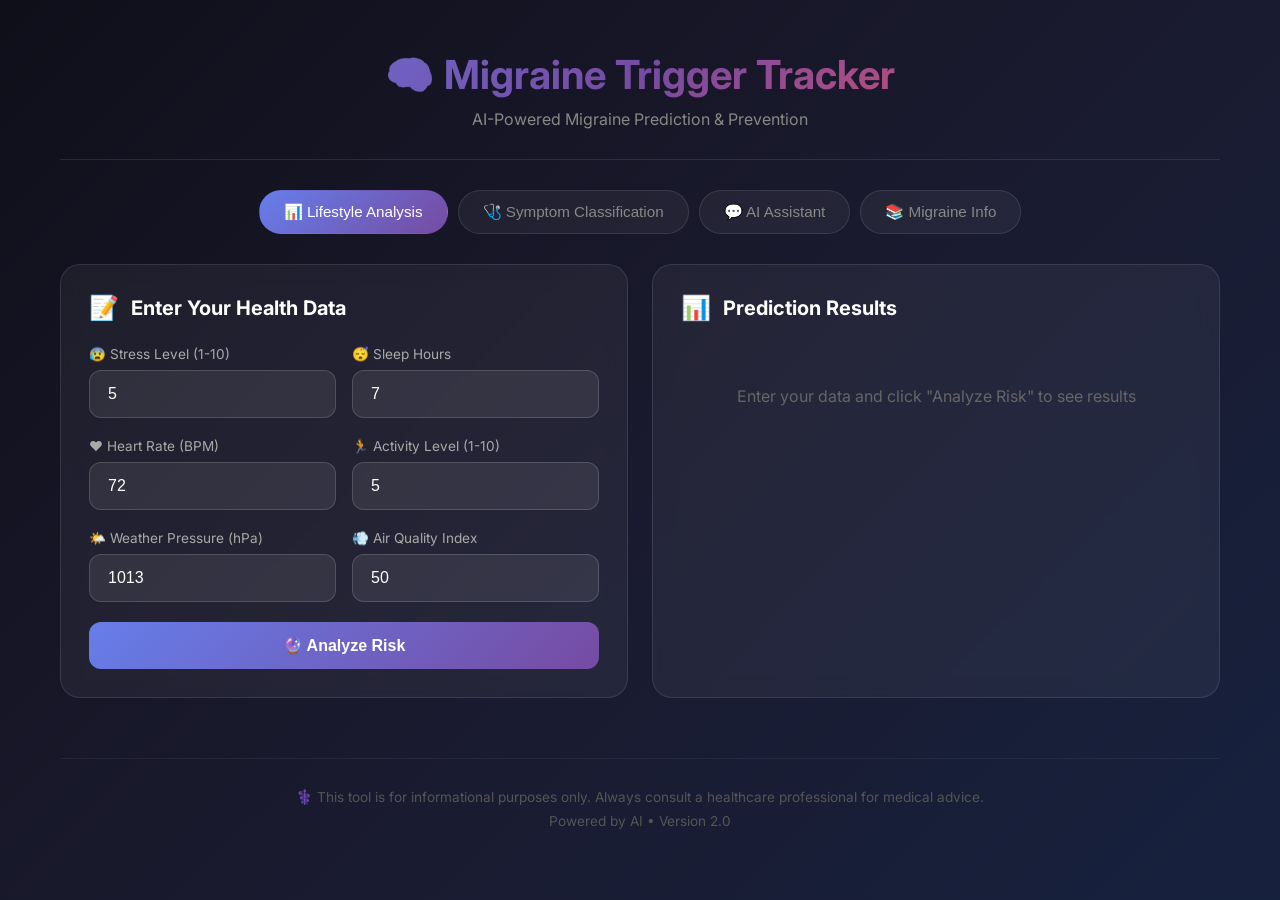
<file: enhanced_index.html>
<!DOCTYPE html>
<html lang="en">

<head>
    <meta charset="UTF-8">
    <meta name="viewport" content="width=device-width, initial-scale=1.0">
    <title>Migraine Trigger Tracker - AI Powered</title>
    <link rel="preconnect" href="https://fonts.googleapis.com">
    <link href="https://fonts.googleapis.com/css2?family=Inter:wght@400;500;600;700&display=swap" rel="stylesheet">
    <style>
        * {
            box-sizing: border-box;
            margin: 0;
            padding: 0;
        }

        body {
            font-family: 'Inter', sans-serif;
            background: linear-gradient(135deg, #0f0f1a 0%, #1a1a2e 50%, #16213e 100%);
            min-height: 100vh;
            color: #fff;
        }

        .container {
            max-width: 1200px;
            margin: 0 auto;
            padding: 20px;
        }

        /* Header */
        header {
            text-align: center;
            padding: 30px 0;
            border-bottom: 1px solid rgba(255, 255, 255, 0.1);
            margin-bottom: 30px;
        }

        header h1 {
            font-size: 2.5rem;
            background: linear-gradient(135deg, #667eea 0%, #764ba2 50%, #f64f59 100%);
            -webkit-background-clip: text;
            -webkit-text-fill-color: transparent;
            margin-bottom: 10px;
        }

        header p {
            color: #888;
            font-size: 1rem;
        }

        /* Navigation Tabs */
        .nav-tabs {
            display: flex;
            justify-content: center;
            gap: 10px;
            margin-bottom: 30px;
            flex-wrap: wrap;
        }

        .nav-tab {
            padding: 12px 24px;
            background: rgba(255, 255, 255, 0.05);
            border: 1px solid rgba(255, 255, 255, 0.1);
            border-radius: 30px;
            color: #888;
            cursor: pointer;
            transition: all 0.3s;
            font-size: 0.95rem;
        }

        .nav-tab:hover {
            background: rgba(255, 255, 255, 0.1);
            color: #fff;
        }

        .nav-tab.active {
            background: linear-gradient(135deg, #667eea, #764ba2);
            color: #fff;
            border-color: transparent;
        }

        /* Tab Content */
        .tab-content {
            display: none;
        }

        .tab-content.active {
            display: block;
            animation: fadeIn 0.3s ease;
        }

        @keyframes fadeIn {
            from { opacity: 0; transform: translateY(10px); }
            to { opacity: 1; transform: translateY(0); }
        }

        /* Cards */
        .card {
            background: rgba(255, 255, 255, 0.05);
            border: 1px solid rgba(255, 255, 255, 0.1);
            border-radius: 20px;
            padding: 28px;
            margin-bottom: 20px;
            backdrop-filter: blur(10px);
        }

        .card h2 {
            font-size: 1.25rem;
            margin-bottom: 24px;
            display: flex;
            align-items: center;
            gap: 12px;
            color: #fff;
        }

        .card h2 span.icon {
            font-size: 1.5rem;
        }

        /* Grid Layout */
        .grid-2 {
            display: grid;
            grid-template-columns: 1fr 1fr;
            gap: 24px;
        }

        @media (max-width: 768px) {
            .grid-2 {
                grid-template-columns: 1fr;
            }
        }

        /* Form Elements */
        .form-group {
            margin-bottom: 20px;
        }

        .form-group label {
            display: block;
            font-size: 0.85rem;
            color: #aaa;
            margin-bottom: 8px;
        }

        .form-group input,
        .form-group select {
            width: 100%;
            padding: 14px 18px;
            background: rgba(255, 255, 255, 0.08);
            border: 1px solid rgba(255, 255, 255, 0.15);
            border-radius: 12px;
            color: #fff;
            font-size: 1rem;
            transition: all 0.2s;
        }

        .form-group input:focus,
        .form-group select:focus {
            outline: none;
            border-color: #667eea;
            box-shadow: 0 0 0 3px rgba(102, 126, 234, 0.2);
        }

        .form-row {
            display: grid;
            grid-template-columns: 1fr 1fr;
            gap: 16px;
        }

        .form-row.three-col {
            grid-template-columns: repeat(3, 1fr);
        }

        @media (max-width: 600px) {
            .form-row,
            .form-row.three-col {
                grid-template-columns: 1fr;
            }
        }

        /* Checkbox Group */
        .checkbox-group {
            display: grid;
            grid-template-columns: repeat(auto-fill, minmax(180px, 1fr));
            gap: 12px;
        }

        .checkbox-item {
            display: flex;
            align-items: center;
            gap: 10px;
            padding: 12px 16px;
            background: rgba(255, 255, 255, 0.05);
            border: 1px solid rgba(255, 255, 255, 0.1);
            border-radius: 10px;
            cursor: pointer;
            transition: all 0.2s;
        }

        .checkbox-item:hover {
            background: rgba(255, 255, 255, 0.1);
        }

        .checkbox-item input {
            width: 18px;
            height: 18px;
            accent-color: #667eea;
        }

        .checkbox-item label {
            color: #ccc;
            font-size: 0.9rem;
            cursor: pointer;
        }

        /* Buttons */
        .btn {
            padding: 14px 28px;
            background: linear-gradient(135deg, #667eea, #764ba2);
            border: none;
            border-radius: 12px;
            color: #fff;
            font-size: 1rem;
            font-weight: 600;
            cursor: pointer;
            transition: all 0.3s;
            width: 100%;
        }

        .btn:hover {
            transform: translateY(-2px);
            box-shadow: 0 10px 30px rgba(102, 126, 234, 0.4);
        }

        .btn:disabled {
            opacity: 0.6;
            cursor: not-allowed;
            transform: none;
        }

        .btn-secondary {
            background: rgba(255, 255, 255, 0.1);
            border: 1px solid rgba(255, 255, 255, 0.2);
        }

        .btn-secondary:hover {
            background: rgba(255, 255, 255, 0.15);
        }

        /* Risk Display */
        .risk-display {
            text-align: center;
            padding: 40px;
            background: rgba(255, 255, 255, 0.03);
            border-radius: 16px;
            margin-bottom: 24px;
        }

        .risk-level {
            font-size: 3.5rem;
            font-weight: 700;
            margin-bottom: 8px;
        }

        .risk-level.low { color: #10b981; }
        .risk-level.medium { color: #f59e0b; }
        .risk-level.high { color: #ef4444; }

        .risk-probability {
            color: #888;
            font-size: 1.2rem;
        }

        .confidence-bar {
            margin-top: 16px;
            background: rgba(255, 255, 255, 0.1);
            height: 8px;
            border-radius: 4px;
            overflow: hidden;
        }

        .confidence-fill {
            height: 100%;
            background: linear-gradient(90deg, #667eea, #764ba2);
            border-radius: 4px;
            transition: width 0.5s ease;
        }

        /* Classification Result */
        .classification-result {
            padding: 24px;
            background: rgba(102, 126, 234, 0.1);
            border: 1px solid rgba(102, 126, 234, 0.3);
            border-radius: 16px;
            margin-bottom: 20px;
        }

        .classification-type {
            font-size: 1.5rem;
            font-weight: 600;
            color: #667eea;
            margin-bottom: 8px;
        }

        .classification-description {
            color: #aaa;
            margin-bottom: 16px;
        }

        /* Triggers & Suggestions */
        .item-list {
            display: flex;
            flex-direction: column;
            gap: 10px;
        }

        .trigger-item {
            display: flex;
            align-items: flex-start;
            gap: 12px;
            padding: 14px 18px;
            background: rgba(245, 158, 11, 0.1);
            border-left: 4px solid #f59e0b;
            border-radius: 10px;
            font-size: 0.95rem;
        }

        .trigger-item.high {
            background: rgba(239, 68, 68, 0.1);
            border-left-color: #ef4444;
        }

        .trigger-item.low {
            background: rgba(16, 185, 129, 0.1);
            border-left-color: #10b981;
        }

        .suggestion-item {
            padding: 16px 20px;
            background: rgba(102, 126, 234, 0.1);
            border-left: 4px solid #667eea;
            border-radius: 10px;
            font-size: 0.95rem;
            line-height: 1.6;
        }

        .key-symptom {
            display: inline-block;
            padding: 6px 12px;
            background: rgba(118, 75, 162, 0.2);
            border-radius: 20px;
            font-size: 0.85rem;
            margin: 4px;
        }

        /* Chat Interface */
        .chat-container {
            display: flex;
            flex-direction: column;
            height: 500px;
        }

        .chat-messages {
            flex: 1;
            overflow-y: auto;
            padding: 20px;
            background: rgba(0, 0, 0, 0.2);
            border-radius: 12px;
            margin-bottom: 16px;
        }

        .chat-message {
            margin-bottom: 16px;
            display: flex;
            gap: 12px;
        }

        .chat-message.user {
            flex-direction: row-reverse;
        }

        .message-avatar {
            width: 36px;
            height: 36px;
            border-radius: 50%;
            background: linear-gradient(135deg, #667eea, #764ba2);
            display: flex;
            align-items: center;
            justify-content: center;
            flex-shrink: 0;
        }

        .chat-message.user .message-avatar {
            background: rgba(255, 255, 255, 0.2);
        }

        .message-content {
            max-width: 70%;
            padding: 14px 18px;
            background: rgba(255, 255, 255, 0.08);
            border-radius: 16px;
            line-height: 1.5;
        }

        .chat-message.user .message-content {
            background: linear-gradient(135deg, #667eea, #764ba2);
        }

        .chat-input {
            display: flex;
            gap: 12px;
        }

        .chat-input input {
            flex: 1;
            padding: 16px 20px;
            background: rgba(255, 255, 255, 0.08);
            border: 1px solid rgba(255, 255, 255, 0.15);
            border-radius: 30px;
            color: #fff;
            font-size: 1rem;
        }

        .chat-input button {
            padding: 16px 28px;
            background: linear-gradient(135deg, #667eea, #764ba2);
            border: none;
            border-radius: 30px;
            color: #fff;
            cursor: pointer;
            font-size: 1.2rem;
        }

        .quick-questions {
            display: flex;
            flex-wrap: wrap;
            gap: 8px;
            margin-bottom: 16px;
        }

        .quick-question {
            padding: 8px 16px;
            background: rgba(255, 255, 255, 0.05);
            border: 1px solid rgba(255, 255, 255, 0.1);
            border-radius: 20px;
            font-size: 0.85rem;
            cursor: pointer;
            transition: all 0.2s;
        }

        .quick-question:hover {
            background: rgba(102, 126, 234, 0.2);
            border-color: #667eea;
        }

        /* Loading */
        .loading {
            display: flex;
            align-items: center;
            justify-content: center;
            gap: 12px;
            padding: 40px;
            color: #888;
        }

        .spinner {
            width: 28px;
            height: 28px;
            border: 3px solid rgba(255, 255, 255, 0.1);
            border-top-color: #667eea;
            border-radius: 50%;
            animation: spin 1s linear infinite;
        }

        @keyframes spin {
            to { transform: rotate(360deg); }
        }

        .hidden { display: none !important; }

        /* Error/Success Messages */
        .alert {
            padding: 14px 20px;
            border-radius: 10px;
            margin-bottom: 16px;
            font-size: 0.95rem;
        }

        .alert-error {
            background: rgba(239, 68, 68, 0.1);
            border: 1px solid rgba(239, 68, 68, 0.3);
            color: #ef4444;
        }

        .alert-success {
            background: rgba(16, 185, 129, 0.1);
            border: 1px solid rgba(16, 185, 129, 0.3);
            color: #10b981;
        }

        /* Footer */
        footer {
            text-align: center;
            padding: 30px 20px;
            color: #555;
            font-size: 0.85rem;
            border-top: 1px solid rgba(255, 255, 255, 0.05);
            margin-top: 40px;
        }

        /* Scrollbar */
        ::-webkit-scrollbar {
            width: 8px;
        }

        ::-webkit-scrollbar-track {
            background: rgba(255, 255, 255, 0.05);
        }

        ::-webkit-scrollbar-thumb {
            background: rgba(255, 255, 255, 0.2);
            border-radius: 4px;
        }

        ::-webkit-scrollbar-thumb:hover {
            background: rgba(255, 255, 255, 0.3);
        }

        /* Section Headers */
        .section-header {
            margin-bottom: 16px;
        }

        .section-header h3 {
            font-size: 1rem;
            color: #ccc;
            margin-bottom: 4px;
        }

        .section-header p {
            font-size: 0.85rem;
            color: #666;
        }
    </style>
</head>

<body>
    <div class="container">
        <header>
            <h1>🧠 Migraine Trigger Tracker</h1>
            <p>AI-Powered Migraine Prediction & Prevention</p>
        </header>

        <!-- Navigation Tabs -->
        <nav class="nav-tabs">
            <button class="nav-tab active" data-tab="lifestyle">📊 Lifestyle Analysis</button>
            <button class="nav-tab" data-tab="symptoms">🩺 Symptom Classification</button>
            <button class="nav-tab" data-tab="chat">💬 AI Assistant</button>
            <button class="nav-tab" data-tab="info">📚 Migraine Info</button>
        </nav>

        <!-- Tab 1: Lifestyle Analysis -->
        <div id="tab-lifestyle" class="tab-content active">
            <div class="grid-2">
                <!-- Input Form -->
                <div class="card">
                    <h2><span class="icon">📝</span> Enter Your Health Data</h2>

                    <div id="lifestyle-alert" class="alert hidden"></div>

                    <form id="lifestyle-form">
                        <div class="form-row">
                            <div class="form-group">
                                <label>😰 Stress Level (1-10)</label>
                                <input type="number" id="stress" min="1" max="10" value="5" required>
                            </div>
                            <div class="form-group">
                                <label>😴 Sleep Hours</label>
                                <input type="number" id="sleep" min="0" max="24" step="0.5" value="7" required>
                            </div>
                        </div>

                        <div class="form-row">
                            <div class="form-group">
                                <label>❤️ Heart Rate (BPM)</label>
                                <input type="number" id="heart-rate" min="40" max="200" value="72" required>
                            </div>
                            <div class="form-group">
                                <label>🏃 Activity Level (1-10)</label>
                                <input type="number" id="activity" min="1" max="10" value="5" required>
                            </div>
                        </div>

                        <div class="form-row">
                            <div class="form-group">
                                <label>🌤️ Weather Pressure (hPa)</label>
                                <input type="number" id="pressure" min="900" max="1100" step="0.1" value="1013" required>
                            </div>
                            <div class="form-group">
                                <label>💨 Air Quality Index</label>
                                <input type="number" id="aqi" min="0" max="500" value="50" required>
                            </div>
                        </div>

                        <button type="submit" class="btn">🔮 Analyze Risk</button>
                    </form>
                </div>

                <!-- Results -->
                <div class="card">
                    <h2><span class="icon">📊</span> Prediction Results</h2>

                    <div id="lifestyle-placeholder">
                        <p style="text-align: center; color: #666; padding: 40px;">
                            Enter your data and click "Analyze Risk" to see results
                        </p>
                    </div>

                    <div id="lifestyle-loading" class="loading hidden">
                        <div class="spinner"></div>
                        <span>Analyzing your data...</span>
                    </div>

                    <div id="lifestyle-results" class="hidden">
                        <div class="risk-display">
                            <div class="risk-level" id="risk-level">--</div>
                            <div class="risk-probability" id="risk-prob">Risk Level</div>
                            <div class="confidence-bar">
                                <div class="confidence-fill" id="confidence-fill" style="width: 0%"></div>
                            </div>
                            <p style="font-size: 0.8rem; color: #666; margin-top: 8px;">
                                Confidence: <span id="confidence-val">0%</span>
                            </p>
                        </div>

                        <div class="section-header">
                            <h3>⚠️ Detected Triggers</h3>
                        </div>
                        <div id="triggers-list" class="item-list"></div>

                        <!-- PDF Report Buttons -->
                        <div class="report-buttons" style="margin-top: 24px; display: flex; gap: 12px; flex-wrap: wrap;">
                            <button id="download-daily-report" class="btn btn-secondary" style="flex: 1; min-width: 200px;">
                                📄 Download Daily Report
                            </button>
                            <button id="download-weekly-report" class="btn btn-secondary" style="flex: 1; min-width: 200px;">
                                📊 Download Weekly Report
                            </button>
                        </div>
                    </div>
                </div>
            </div>

            <!-- AI Suggestions -->
            <div class="card hidden" id="suggestions-card">
                <h2><span class="icon">✨</span> AI Prevention Recommendations</h2>
                <div id="suggestions-loading" class="loading hidden">
                    <div class="spinner"></div>
                    <span>Generating personalized advice...</span>
                </div>
                <div id="suggestions-list" class="item-list"></div>
            </div>
        </div>

        <!-- Tab 2: Symptom Classification -->
        <div id="tab-symptoms" class="tab-content">
            <div class="grid-2">
                <!-- Symptom Form -->
                <div class="card">
                    <h2><span class="icon">🩺</span> Symptom Assessment</h2>
                    <p style="color: #888; margin-bottom: 20px; font-size: 0.9rem;">
                        Enter your symptoms to identify your migraine type
                    </p>

                    <div id="symptom-alert" class="alert hidden"></div>

                    <form id="symptom-form">
                        <!-- Demographics & Characteristics -->
                        <div class="form-row three-col">
                            <div class="form-group">
                                <label>👤 Age</label>
                                <input type="number" id="sym-age" min="1" max="120" value="35" required>
                            </div>
                            <div class="form-group">
                                <label>⏱️ Duration</label>
                                <select id="sym-duration" required>
                                    <option value="1">&lt;4 hours</option>
                                    <option value="2" selected>4-72 hours</option>
                                    <option value="3">&gt;72 hours</option>
                                </select>
                            </div>
                            <div class="form-group">
                                <label>📅 Frequency (per month)</label>
                                <input type="number" id="sym-frequency" min="1" max="30" value="4" required>
                            </div>
                        </div>

                        <div class="form-row">
                            <div class="form-group">
                                <label>💢 Pain Intensity</label>
                                <select id="sym-intensity" required>
                                    <option value="1">Mild</option>
                                    <option value="2" selected>Moderate</option>
                                    <option value="3">Severe</option>
                                </select>
                            </div>
                            <div class="form-group">
                                <label>📍 Pain Location</label>
                                <select id="sym-location">
                                    <option value="1" selected>One side</option>
                                    <option value="2">Both sides</option>
                                    <option value="3">Other</option>
                                </select>
                            </div>
                        </div>

                        <!-- Associated Symptoms -->
                        <div class="section-header" style="margin-top: 20px;">
                            <h3>Associated Symptoms</h3>
                            <p>Select all symptoms you experience</p>
                        </div>

                        <div class="checkbox-group">
                            <label class="checkbox-item">
                                <input type="checkbox" id="sym-nausea">
                                <span>🤢 Nausea</span>
                            </label>
                            <label class="checkbox-item">
                                <input type="checkbox" id="sym-vomit">
                                <span>🤮 Vomiting</span>
                            </label>
                            <label class="checkbox-item">
                                <input type="checkbox" id="sym-phonophobia">
                                <span>🔊 Sound sensitivity</span>
                            </label>
                            <label class="checkbox-item">
                                <input type="checkbox" id="sym-photophobia">
                                <span>💡 Light sensitivity</span>
                            </label>
                        </div>

                        <!-- Aura Symptoms -->
                        <div class="section-header" style="margin-top: 20px;">
                            <h3>Aura Symptoms</h3>
                            <p>Warning signs before or during headache</p>
                        </div>

                        <div class="form-row">
                            <div class="form-group">
                                <label>👁️ Visual Disturbances</label>
                                <select id="sym-visual">
                                    <option value="0" selected>None</option>
                                    <option value="1">Mild (spots/flashes)</option>
                                    <option value="2">Moderate (zig-zag lines)</option>
                                    <option value="3">Severe (partial vision loss)</option>
                                    <option value="4">Very severe</option>
                                </select>
                            </div>
                            <div class="form-group">
                                <label>✋ Sensory Changes</label>
                                <select id="sym-sensory">
                                    <option value="0" selected>None</option>
                                    <option value="1">Mild tingling</option>
                                    <option value="2">Significant numbness</option>
                                </select>
                            </div>
                        </div>

                        <!-- Neurological Symptoms -->
                        <div class="section-header" style="margin-top: 20px;">
                            <h3>Neurological Symptoms</h3>
                            <p>Select if you experience any of these</p>
                        </div>

                        <div class="checkbox-group">
                            <label class="checkbox-item">
                                <input type="checkbox" id="sym-vertigo">
                                <span>🌀 Vertigo/Dizziness</span>
                            </label>
                            <label class="checkbox-item">
                                <input type="checkbox" id="sym-tinnitus">
                                <span>🔔 Ringing in ears</span>
                            </label>
                            <label class="checkbox-item">
                                <input type="checkbox" id="sym-dysphasia">
                                <span>💬 Speech difficulty</span>
                            </label>
                            <label class="checkbox-item">
                                <input type="checkbox" id="sym-paresthesia">
                                <span>⚡ Tingling/Numbness</span>
                            </label>
                            <label class="checkbox-item">
                                <input type="checkbox" id="sym-ataxia">
                                <span>🚶 Coordination issues</span>
                            </label>
                            <label class="checkbox-item">
                                <input type="checkbox" id="sym-dpf">
                                <span>👨‍👩‍👧 Family history</span>
                            </label>
                        </div>

                        <button type="submit" class="btn" style="margin-top: 24px;">🔍 Classify Migraine Type</button>
                    </form>
                </div>

                <!-- Classification Result -->
                <div class="card">
                    <h2><span class="icon">📋</span> Classification Result</h2>

                    <div id="symptom-placeholder">
                        <p style="text-align: center; color: #666; padding: 40px;">
                            Enter your symptoms to get a classification
                        </p>
                    </div>

                    <div id="symptom-loading" class="loading hidden">
                        <div class="spinner"></div>
                        <span>Analyzing symptoms...</span>
                    </div>

                    <div id="symptom-results" class="hidden">
                        <div class="classification-result">
                            <div class="classification-type" id="migraine-type">--</div>
                            <div class="classification-description" id="migraine-desc">--</div>
                            <p style="font-size: 0.85rem; color: #888;">
                                Confidence: <span id="classification-confidence">0%</span>
                            </p>
                        </div>

                        <div class="section-header">
                            <h3>🔑 Key Symptoms Identified</h3>
                        </div>
                        <div id="key-symptoms" style="margin-bottom: 20px;"></div>

                        <div class="section-header">
                            <h3>💊 Recommendations</h3>
                        </div>
                        <div id="symptom-recommendations" class="item-list"></div>
                    </div>
                </div>
            </div>
        </div>

        <!-- Tab 3: Chat -->
        <div id="tab-chat" class="tab-content">
            <div class="card">
                <h2><span class="icon">💬</span> AI Migraine Assistant</h2>
                <p style="color: #888; margin-bottom: 20px;">
                    Ask me anything about migraines, triggers, prevention, or symptoms!
                </p>

                <div class="quick-questions">
                    <button class="quick-question" data-question="What are common migraine triggers?">Common triggers?</button>
                    <button class="quick-question" data-question="How can I prevent migraines?">Prevention tips?</button>
                    <button class="quick-question" data-question="What is a migraine aura?">What is aura?</button>
                    <button class="quick-question" data-question="When should I see a doctor for headaches?">When to see doctor?</button>
                    <button class="quick-question" data-question="What foods trigger migraines?">Food triggers?</button>
                </div>

                <div class="chat-container">
                    <div class="chat-messages" id="chat-messages">
                        <div class="chat-message">
                            <div class="message-avatar">🤖</div>
                            <div class="message-content">
                                Hello! I'm your AI migraine assistant. I can help you understand migraines, identify triggers, and provide prevention tips. How can I help you today?
                            </div>
                        </div>
                    </div>
                    <div class="chat-input">
                        <input type="text" id="chat-input" placeholder="Type your question..." autocomplete="off">
                        <button id="chat-send">📤</button>
                    </div>
                </div>
            </div>
        </div>

        <!-- Tab 4: Info -->
        <div id="tab-info" class="tab-content">
            <div class="card">
                <h2><span class="icon">📚</span> Understanding Migraines</h2>
                
                <div class="grid-2" style="margin-top: 20px;">
                    <div>
                        <h3 style="color: #667eea; margin-bottom: 12px;">🧠 What is a Migraine?</h3>
                        <p style="color: #aaa; line-height: 1.7;">
                            A migraine is a neurological condition causing intense, throbbing headaches often on one side of the head. It can last 4-72 hours and significantly impact daily activities.
                        </p>
                    </div>
                    <div>
                        <h3 style="color: #667eea; margin-bottom: 12px;">⚡ Common Triggers</h3>
                        <ul style="color: #aaa; line-height: 1.8; padding-left: 20px;">
                            <li>Stress and anxiety</li>
                            <li>Sleep changes</li>
                            <li>Hormonal fluctuations</li>
                            <li>Weather changes</li>
                            <li>Certain foods & drinks</li>
                            <li>Sensory overload</li>
                        </ul>
                    </div>
                </div>
            </div>

            <div class="card">
                <h2><span class="icon">📊</span> Migraine Types</h2>
                <div id="migraine-types-info" class="item-list" style="margin-top: 16px;">
                    <!-- Filled by JS -->
                </div>
            </div>
        </div>

        <footer>
            <p>⚕️ This tool is for informational purposes only. Always consult a healthcare professional for medical advice.</p>
            <p style="margin-top: 8px;">Powered by AI • Version 2.0</p>
        </footer>
    </div>

    <script>
        const API_URL = (
            window.location.hostname === 'localhost' || window.location.hostname === '127.0.0.1'
        )
            ? 'http://localhost:8000/api/v1'
            : `${window.location.origin}/api/v1`;

        // ================================
        // Tab Navigation
        // ================================
        document.querySelectorAll('.nav-tab').forEach(tab => {
            tab.addEventListener('click', () => {
                document.querySelectorAll('.nav-tab').forEach(t => t.classList.remove('active'));
                document.querySelectorAll('.tab-content').forEach(c => c.classList.remove('active'));
                
                tab.classList.add('active');
                document.getElementById('tab-' + tab.dataset.tab).classList.add('active');
                
                // Load migraine types info when switching to info tab
                if (tab.dataset.tab === 'info') {
                    loadMigraineTypesInfo();
                }
            });
        });

        // ================================
        // Utility Functions
        // ================================
        function getTriggerIcon(trigger) {
            const text = trigger.toLowerCase();
            if (text.includes('stress')) return '😰';
            if (text.includes('sleep')) return '😴';
            if (text.includes('heart')) return '❤️';
            if (text.includes('activity')) return '🏃';
            if (text.includes('pressure')) return '🌤️';
            if (text.includes('aqi') || text.includes('air')) return '💨';
            return '⚡';
        }

        function showAlert(elementId, message, type) {
            const alert = document.getElementById(elementId);
            alert.className = `alert alert-${type}`;
            alert.textContent = message;
            alert.classList.remove('hidden');
            setTimeout(() => alert.classList.add('hidden'), 5000);
        }

        // ================================
        // Lifestyle Analysis
        // ================================
        document.getElementById('lifestyle-form').addEventListener('submit', async (e) => {
            e.preventDefault();
            
            const formData = {
                stress_level: parseInt(document.getElementById('stress').value),
                sleep_hours: parseFloat(document.getElementById('sleep').value),
                heart_rate: parseInt(document.getElementById('heart-rate').value),
                activity_level: parseInt(document.getElementById('activity').value),
                weather_pressure: parseFloat(document.getElementById('pressure').value),
                aqi: parseInt(document.getElementById('aqi').value),
                user_id: 'default_user'
            };

            document.getElementById('lifestyle-placeholder').classList.add('hidden');
            document.getElementById('lifestyle-loading').classList.remove('hidden');
            document.getElementById('lifestyle-results').classList.add('hidden');
            document.getElementById('suggestions-card').classList.add('hidden');

            try {
                // Get prediction
                const response = await fetch(`${API_URL}/enhanced-predict`, {
                    method: 'POST',
                    headers: { 'Content-Type': 'application/json' },
                    body: JSON.stringify(formData)
                });

                if (!response.ok) throw new Error('Prediction failed');
                const prediction = await response.json();

                // Display results
                document.getElementById('lifestyle-loading').classList.add('hidden');
                document.getElementById('lifestyle-results').classList.remove('hidden');

                const riskLevel = document.getElementById('risk-level');
                riskLevel.textContent = prediction.risk_level;
                riskLevel.className = 'risk-level ' + prediction.risk_level.toLowerCase();

                document.getElementById('risk-prob').textContent = 
                    Math.round(prediction.probability * 100) + '% probability';
                document.getElementById('confidence-fill').style.width = 
                    Math.round(prediction.confidence * 100) + '%';
                document.getElementById('confidence-val').textContent = 
                    Math.round(prediction.confidence * 100) + '%';

                // Display triggers
                const triggersList = document.getElementById('triggers-list');
                if (prediction.triggers && prediction.triggers.length > 0) {
                    triggersList.innerHTML = prediction.triggers.map(t => {
                        const isHigh = t.toLowerCase().includes('very') || t.toLowerCase().includes('poor');
                        return `<div class="trigger-item ${isHigh ? 'high' : ''}">${getTriggerIcon(t)} ${t}</div>`;
                    }).join('');
                } else {
                    triggersList.innerHTML = '<div class="trigger-item low">✅ No significant triggers detected!</div>';
                }

                // Get AI suggestions
                document.getElementById('suggestions-card').classList.remove('hidden');
                document.getElementById('suggestions-loading').classList.remove('hidden');
                document.getElementById('suggestions-list').innerHTML = '';

                const suggestionsResponse = await fetch(`${API_URL}/ai-suggestion`, {
                    method: 'POST',
                    headers: { 'Content-Type': 'application/json' },
                    body: JSON.stringify({
                        ...formData,
                        triggers: prediction.triggers,
                        risk_level: prediction.risk_level
                    })
                });

                document.getElementById('suggestions-loading').classList.add('hidden');

                if (suggestionsResponse.ok) {
                    const suggestions = await suggestionsResponse.json();
                    document.getElementById('suggestions-list').innerHTML = 
                        suggestions.suggestions.map(s => 
                            `<div class="suggestion-item">💡 ${s}</div>`
                        ).join('');
                    
                    // Store data for PDF reports
                    storeReportData(formData, prediction, suggestions.suggestions);
                } else {
                    // Store data even without AI suggestions
                    storeReportData(formData, prediction, []);
                }

            } catch (error) {
                console.error('Error:', error);
                showAlert('lifestyle-alert', 'Failed to get prediction. Make sure the server is running.', 'error');
                document.getElementById('lifestyle-loading').classList.add('hidden');
                document.getElementById('lifestyle-placeholder').classList.remove('hidden');
            }
        });

        // ================================
        // Symptom Classification
        // ================================
        document.getElementById('symptom-form').addEventListener('submit', async (e) => {
            e.preventDefault();

            const symptomData = {
                user_id: 'default_user',
                age: parseInt(document.getElementById('sym-age').value),
                duration: parseInt(document.getElementById('sym-duration').value),
                frequency: parseInt(document.getElementById('sym-frequency').value),
                location: parseInt(document.getElementById('sym-location').value),
                character: 1,
                intensity: parseInt(document.getElementById('sym-intensity').value),
                nausea: document.getElementById('sym-nausea').checked,
                vomit: document.getElementById('sym-vomit').checked,
                phonophobia: document.getElementById('sym-phonophobia').checked,
                photophobia: document.getElementById('sym-photophobia').checked,
                visual: parseInt(document.getElementById('sym-visual').value),
                sensory: parseInt(document.getElementById('sym-sensory').value),
                dysphasia: document.getElementById('sym-dysphasia').checked,
                dysarthria: false,
                vertigo: document.getElementById('sym-vertigo').checked,
                tinnitus: document.getElementById('sym-tinnitus').checked,
                hypoacusis: false,
                diplopia: false,
                defect: false,
                ataxia: document.getElementById('sym-ataxia').checked,
                conscience: false,
                paresthesia: document.getElementById('sym-paresthesia').checked,
                dpf: document.getElementById('sym-dpf').checked
            };

            document.getElementById('symptom-placeholder').classList.add('hidden');
            document.getElementById('symptom-loading').classList.remove('hidden');
            document.getElementById('symptom-results').classList.add('hidden');

            try {
                const response = await fetch(`${API_URL}/classify-symptoms`, {
                    method: 'POST',
                    headers: { 'Content-Type': 'application/json' },
                    body: JSON.stringify(symptomData)
                });

                if (!response.ok) throw new Error('Classification failed');
                const result = await response.json();

                document.getElementById('symptom-loading').classList.add('hidden');
                document.getElementById('symptom-results').classList.remove('hidden');

                document.getElementById('migraine-type').textContent = result.migraine_type;
                document.getElementById('migraine-desc').textContent = result.description;
                document.getElementById('classification-confidence').textContent = 
                    Math.round(result.confidence * 100) + '%';

                // Key symptoms
                document.getElementById('key-symptoms').innerHTML = 
                    result.key_symptoms.map(s => `<span class="key-symptom">${s}</span>`).join('');

                // Recommendations
                document.getElementById('symptom-recommendations').innerHTML = 
                    result.recommendations.map(r => `<div class="suggestion-item">💊 ${r}</div>`).join('');

            } catch (error) {
                console.error('Error:', error);
                showAlert('symptom-alert', 'Failed to classify symptoms. Make sure the server is running.', 'error');
                document.getElementById('symptom-loading').classList.add('hidden');
                document.getElementById('symptom-placeholder').classList.remove('hidden');
            }
        });

        // ================================
        // Chat
        // ================================
        const chatMessages = document.getElementById('chat-messages');
        const chatInput = document.getElementById('chat-input');

        function addMessage(content, isUser = false) {
            const messageDiv = document.createElement('div');
            messageDiv.className = `chat-message ${isUser ? 'user' : ''}`;
            messageDiv.innerHTML = `
                <div class="message-avatar">${isUser ? '👤' : '🤖'}</div>
                <div class="message-content">${content}</div>
            `;
            chatMessages.appendChild(messageDiv);
            chatMessages.scrollTop = chatMessages.scrollHeight;
        }

        async function sendMessage(message) {
            if (!message.trim()) return;
            
            addMessage(message, true);
            chatInput.value = '';

            // Show typing indicator
            const typingDiv = document.createElement('div');
            typingDiv.className = 'chat-message';
            typingDiv.id = 'typing-indicator';
            typingDiv.innerHTML = `
                <div class="message-avatar">🤖</div>
                <div class="message-content" style="color: #888;">Thinking...</div>
            `;
            chatMessages.appendChild(typingDiv);
            chatMessages.scrollTop = chatMessages.scrollHeight;

            const startTime = Date.now();

            try {
                const response = await fetch(`${API_URL}/chat`, {
                    method: 'POST',
                    headers: { 'Content-Type': 'application/json' },
                    body: JSON.stringify({
                        user_id: 'default_user',
                        message: message
                    })
                });

                let data = null;
                if (response.ok) {
                    data = await response.json();
                }

                // Simulate thinking for 7 to 8 seconds
                const elapsed = Date.now() - startTime;
                const minDelay = 7500; // 7.5 seconds
                if (elapsed < minDelay) {
                    await new Promise(resolve => setTimeout(resolve, minDelay - elapsed));
                }

                document.getElementById('typing-indicator')?.remove();

                if (data) {
                    addMessage(data.response.replace(/\n/g, '<br>'));
                } else {
                    addMessage("Sorry, I couldn't process your request. Please try again.");
                }
            } catch (error) {
                const elapsed = Date.now() - startTime;
                const minDelay = 7500;
                if (elapsed < minDelay) {
                    await new Promise(resolve => setTimeout(resolve, minDelay - elapsed));
                }

                document.getElementById('typing-indicator')?.remove();
                addMessage("I'm having trouble connecting. Please check if the server is running.");
            }
        }

        document.getElementById('chat-send').addEventListener('click', () => {
            sendMessage(chatInput.value);
        });

        chatInput.addEventListener('keypress', (e) => {
            if (e.key === 'Enter') sendMessage(chatInput.value);
        });

        document.querySelectorAll('.quick-question').forEach(btn => {
            btn.addEventListener('click', () => {
                sendMessage(btn.dataset.question);
            });
        });

        // ================================
        // Migraine Types Info
        // ================================
        async function loadMigraineTypesInfo() {
            try {
                const response = await fetch(`${API_URL}/migraine-types`);
                if (response.ok) {
                    const data = await response.json();
                    const container = document.getElementById('migraine-types-info');
                    container.innerHTML = Object.entries(data.types).map(([type, info]) => `
                        <div class="suggestion-item">
                            <strong style="color: #667eea;">${type}</strong><br>
                            <span style="color: #aaa;">${info.description}</span>
                        </div>
                    `).join('');
                }
            } catch (error) {
                console.error('Error loading migraine types:', error);
            }
        }

        // ================================
        // PDF Report Generation
        // ================================
        let currentHealthData = null;
        let currentPrediction = null;
        let currentAiSuggestions = [];
        let weeklyData = [];

        // Store data after each prediction for reports
        function storeReportData(healthData, prediction, suggestions) {
            currentHealthData = healthData;
            currentPrediction = prediction;
            currentAiSuggestions = suggestions;
            
            // Add to weekly data (store last 7 days)
            const today = new Date().toISOString().split('T')[0];
            const existingIndex = weeklyData.findIndex(d => d.date === today);
            
            const dailyEntry = {
                date: today,
                health_data: healthData,
                prediction: prediction,
                ai_suggestions: suggestions
            };
            
            if (existingIndex >= 0) {
                weeklyData[existingIndex] = dailyEntry;
            } else {
                weeklyData.push(dailyEntry);
            }
            
            // Keep only last 7 days
            if (weeklyData.length > 7) {
                weeklyData = weeklyData.slice(-7);
            }
            
            // Save to localStorage
            localStorage.setItem('migraineWeeklyData', JSON.stringify(weeklyData));
        }

        // Load weekly data from localStorage on page load
        function loadWeeklyData() {
            const stored = localStorage.getItem('migraineWeeklyData');
            if (stored) {
                try {
                    weeklyData = JSON.parse(stored);
                } catch (e) {
                    weeklyData = [];
                }
            }
        }

        // Download Daily PDF Report
        async function downloadDailyReport() {
            if (!currentHealthData || !currentPrediction) {
                showAlert('lifestyle-alert', 'Please analyze your health data first before downloading a report.', 'error');
                return;
            }

            const btn = document.getElementById('download-daily-report');
            btn.disabled = true;
            btn.innerHTML = '⏳ Generating...';

            try {
                const response = await fetch(`${API_URL}/generate-daily-report`, {
                    method: 'POST',
                    headers: { 'Content-Type': 'application/json' },
                    body: JSON.stringify({
                        health_data: currentHealthData,
                        prediction: currentPrediction,
                        ai_suggestions: currentAiSuggestions
                    })
                });

                if (!response.ok) throw new Error('Failed to generate report');

                const blob = await response.blob();
                const url = window.URL.createObjectURL(blob);
                const a = document.createElement('a');
                a.href = url;
                a.download = `migraine_daily_report_${new Date().toISOString().split('T')[0]}.pdf`;
                document.body.appendChild(a);
                a.click();
                document.body.removeChild(a);
                window.URL.revokeObjectURL(url);

                showAlert('lifestyle-alert', 'Daily report downloaded successfully!', 'success');

            } catch (error) {
                console.error('Error generating report:', error);
                showAlert('lifestyle-alert', 'Failed to generate report. Please try again.', 'error');
            } finally {
                btn.disabled = false;
                btn.innerHTML = '📄 Download Daily Report';
            }
        }

        // Download Weekly PDF Report
        async function downloadWeeklyReport() {
            if (weeklyData.length === 0) {
                showAlert('lifestyle-alert', 'No data available for weekly report. Please track your health for a few days first.', 'error');
                return;
            }

            const btn = document.getElementById('download-weekly-report');
            btn.disabled = true;
            btn.innerHTML = '⏳ Generating...';

            try {
                const response = await fetch(`${API_URL}/generate-weekly-report`, {
                    method: 'POST',
                    headers: { 'Content-Type': 'application/json' },
                    body: JSON.stringify({
                        weekly_data: weeklyData
                    })
                });

                if (!response.ok) throw new Error('Failed to generate report');

                const blob = await response.blob();
                const url = window.URL.createObjectURL(blob);
                const a = document.createElement('a');
                a.href = url;
                a.download = `migraine_weekly_report_${new Date().toISOString().split('T')[0]}.pdf`;
                document.body.appendChild(a);
                a.click();
                document.body.removeChild(a);
                window.URL.revokeObjectURL(url);

                showAlert('lifestyle-alert', 'Weekly report downloaded successfully!', 'success');

            } catch (error) {
                console.error('Error generating report:', error);
                showAlert('lifestyle-alert', 'Failed to generate weekly report. Please try again.', 'error');
            } finally {
                btn.disabled = false;
                btn.innerHTML = '📊 Download Weekly Report';
            }
        }

        // Add event listeners for report buttons
        document.getElementById('download-daily-report').addEventListener('click', downloadDailyReport);
        document.getElementById('download-weekly-report').addEventListener('click', downloadWeeklyReport);

        // Load stored weekly data on page load
        loadWeeklyData();
    </script>
</body>

</html>
</file>
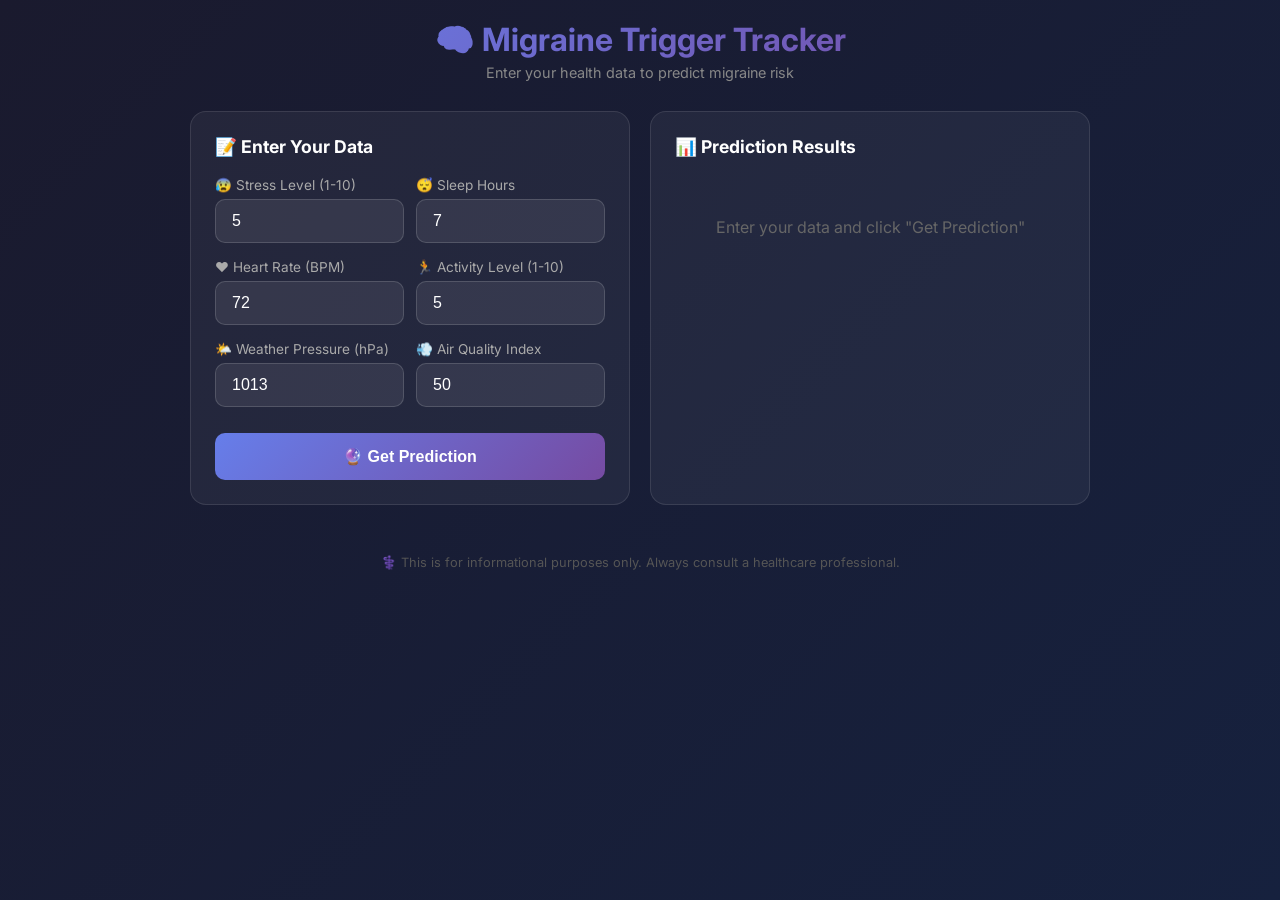
<file: index_old_backup.html>
<!DOCTYPE html>
<html lang="en">

<head>
    <meta charset="UTF-8">
    <meta name="viewport" content="width=device-width, initial-scale=1.0">
    <title>Migraine Trigger Tracker</title>
    <link rel="preconnect" href="https://fonts.googleapis.com">
    <link href="https://fonts.googleapis.com/css2?family=Inter:wght@400;500;600;700&display=swap" rel="stylesheet">
    <style>
        * {
            box-sizing: border-box;
            margin: 0;
            padding: 0;
        }

        body {
            font-family: 'Inter', sans-serif;
            background: linear-gradient(135deg, #1a1a2e 0%, #16213e 100%);
            min-height: 100vh;
            color: #fff;
            padding: 20px;
        }

        .container {
            max-width: 900px;
            margin: 0 auto;
        }

        header {
            text-align: center;
            margin-bottom: 30px;
        }

        header h1 {
            font-size: 2rem;
            background: linear-gradient(135deg, #667eea, #764ba2);
            -webkit-background-clip: text;
            -webkit-text-fill-color: transparent;
            margin-bottom: 5px;
        }

        header p {
            color: #888;
            font-size: 0.9rem;
        }

        .main-grid {
            display: grid;
            grid-template-columns: 1fr 1fr;
            gap: 20px;
        }

        @media (max-width: 768px) {
            .main-grid {
                grid-template-columns: 1fr;
            }
        }

        .card {
            background: rgba(255, 255, 255, 0.05);
            border: 1px solid rgba(255, 255, 255, 0.1);
            border-radius: 16px;
            padding: 24px;
        }

        .card h2 {
            font-size: 1.1rem;
            margin-bottom: 20px;
            display: flex;
            align-items: center;
            gap: 10px;
        }

        .form-group {
            margin-bottom: 16px;
        }

        .form-group label {
            display: block;
            font-size: 0.85rem;
            color: #aaa;
            margin-bottom: 6px;
        }

        .form-group input {
            width: 100%;
            padding: 12px 16px;
            background: rgba(255, 255, 255, 0.08);
            border: 1px solid rgba(255, 255, 255, 0.15);
            border-radius: 10px;
            color: #fff;
            font-size: 1rem;
            transition: all 0.2s;
        }

        .form-group input:focus {
            outline: none;
            border-color: #667eea;
            box-shadow: 0 0 0 3px rgba(102, 126, 234, 0.2);
        }

        .form-row {
            display: grid;
            grid-template-columns: 1fr 1fr;
            gap: 12px;
        }

        .btn {
            width: 100%;
            padding: 14px 24px;
            background: linear-gradient(135deg, #667eea, #764ba2);
            border: none;
            border-radius: 10px;
            color: #fff;
            font-size: 1rem;
            font-weight: 600;
            cursor: pointer;
            transition: all 0.3s;
            margin-top: 10px;
        }

        .btn:hover {
            transform: translateY(-2px);
            box-shadow: 0 10px 30px rgba(102, 126, 234, 0.4);
        }

        .btn:disabled {
            opacity: 0.6;
            cursor: not-allowed;
            transform: none;
        }

        /* Results Section */
        .results-section {
            grid-column: 1 / -1;
        }

        .risk-display {
            text-align: center;
            padding: 30px;
            background: rgba(255, 255, 255, 0.03);
            border-radius: 12px;
            margin-bottom: 20px;
        }

        .risk-level {
            font-size: 3rem;
            font-weight: 700;
            margin-bottom: 5px;
        }

        .risk-level.low {
            color: #10b981;
        }

        .risk-level.medium {
            color: #f59e0b;
        }

        .risk-level.high {
            color: #ef4444;
        }

        .risk-probability {
            color: #888;
            font-size: 1.1rem;
        }

        .triggers-section,
        .suggestions-section {
            margin-top: 20px;
        }

        .triggers-section h3,
        .suggestions-section h3 {
            font-size: 1rem;
            margin-bottom: 12px;
            color: #ccc;
        }

        .trigger-item {
            display: flex;
            align-items: center;
            gap: 10px;
            padding: 12px 16px;
            background: rgba(245, 158, 11, 0.1);
            border-left: 3px solid #f59e0b;
            border-radius: 8px;
            margin-bottom: 8px;
            font-size: 0.9rem;
        }

        .suggestion-item {
            padding: 14px 16px;
            background: rgba(102, 126, 234, 0.1);
            border-left: 3px solid #667eea;
            border-radius: 8px;
            margin-bottom: 8px;
            font-size: 0.9rem;
            line-height: 1.5;
        }

        .hidden {
            display: none !important;
        }

        .loading {
            display: flex;
            align-items: center;
            justify-content: center;
            gap: 10px;
            padding: 40px;
            color: #888;
        }

        .spinner {
            width: 24px;
            height: 24px;
            border: 3px solid rgba(255, 255, 255, 0.1);
            border-top-color: #667eea;
            border-radius: 50%;
            animation: spin 1s linear infinite;
        }

        @keyframes spin {
            to {
                transform: rotate(360deg);
            }
        }

        .no-data {
            text-align: center;
            padding: 40px;
            color: #666;
        }

        .error-msg {
            background: rgba(239, 68, 68, 0.1);
            border: 1px solid rgba(239, 68, 68, 0.3);
            color: #ef4444;
            padding: 12px 16px;
            border-radius: 8px;
            margin-bottom: 15px;
            font-size: 0.9rem;
        }

        footer {
            text-align: center;
            margin-top: 30px;
            padding: 20px;
            color: #555;
            font-size: 0.8rem;
        }
    </style>
</head>

<body>
    <div class="container">
        <header>
            <h1>🧠 Migraine Trigger Tracker</h1>
            <p>Enter your health data to predict migraine risk</p>
        </header>

        <div class="main-grid">
            <!-- Input Form -->
            <div class="card">
                <h2>📝 Enter Your Data</h2>

                <div id="error-box" class="error-msg hidden"></div>

                <form id="health-form">
                    <div class="form-row">
                        <div class="form-group">
                            <label>😰 Stress Level (1-10)</label>
                            <input type="number" id="stress" min="1" max="10" value="5" required>
                        </div>
                        <div class="form-group">
                            <label>😴 Sleep Hours</label>
                            <input type="number" id="sleep" min="0" max="24" step="0.5" value="7" required>
                        </div>
                    </div>

                    <div class="form-row">
                        <div class="form-group">
                            <label>❤️ Heart Rate (BPM)</label>
                            <input type="number" id="heart-rate" min="40" max="200" value="72" required>
                        </div>
                        <div class="form-group">
                            <label>🏃 Activity Level (1-10)</label>
                            <input type="number" id="activity" min="1" max="10" value="5" required>
                        </div>
                    </div>

                    <div class="form-row">
                        <div class="form-group">
                            <label>🌤️ Weather Pressure (hPa)</label>
                            <input type="number" id="pressure" min="900" max="1100" step="0.1" value="1013" required>
                        </div>
                        <div class="form-group">
                            <label>💨 Air Quality Index</label>
                            <input type="number" id="aqi" min="0" max="500" value="50" required>
                        </div>
                    </div>

                    <button type="submit" class="btn" id="predict-btn">
                        🔮 Get Prediction
                    </button>
                </form>
            </div>

            <!-- Results -->
            <div class="card">
                <h2>📊 Prediction Results</h2>

                <div id="results-placeholder" class="no-data">
                    <p>Enter your data and click "Get Prediction"</p>
                </div>

                <div id="results-loading" class="loading hidden">
                    <div class="spinner"></div>
                    <span>Analyzing...</span>
                </div>

                <div id="results-content" class="hidden">
                    <div class="risk-display">
                        <div class="risk-level" id="risk-level">--</div>
                        <div class="risk-probability" id="risk-prob">-- probability</div>
                    </div>

                    <div class="triggers-section">
                        <h3>⚠️ Detected Triggers</h3>
                        <div id="triggers-list">
                            <p class="no-data">No triggers detected</p>
                        </div>
                    </div>
                </div>
            </div>

            <!-- AI Suggestions - Full Width -->
            <div class="card results-section hidden" id="suggestions-card">
                <h2>✨ AI Prevention Tips</h2>

                <div id="suggestions-loading" class="loading hidden">
                    <div class="spinner"></div>
                    <span>Generating personalized advice...</span>
                </div>

                <div id="suggestions-content">
                    <div id="suggestions-list"></div>
                </div>
            </div>
        </div>

        <footer>
            <p>⚕️ This is for informational purposes only. Always consult a healthcare professional.</p>
        </footer>
    </div>

    <script>
        const API_URL = 'http://localhost:8000/api/v1';

        // Get form data
        function getFormData() {
            return {
                stress_level: parseInt(document.getElementById('stress').value),
                sleep_hours: parseFloat(document.getElementById('sleep').value),
                heart_rate: parseInt(document.getElementById('heart-rate').value),
                activity_level: parseInt(document.getElementById('activity').value),
                weather_pressure: parseFloat(document.getElementById('pressure').value),
                aqi: parseInt(document.getElementById('aqi').value),
                user_id: 'default_user'
            };
        }

        // Show error
        function showError(message) {
            const errorBox = document.getElementById('error-box');
            errorBox.textContent = message;
            errorBox.classList.remove('hidden');
            setTimeout(() => errorBox.classList.add('hidden'), 5000);
        }

        // Get trigger icon
        function getTriggerIcon(trigger) {
            const text = trigger.toLowerCase();
            if (text.includes('stress')) return '😰';
            if (text.includes('sleep')) return '😴';
            if (text.includes('heart')) return '❤️';
            if (text.includes('activity')) return '🏃';
            if (text.includes('pressure')) return '🌤️';
            if (text.includes('aqi') || text.includes('air')) return '💨';
            return '⚡';
        }

        // Display prediction results
        function displayPrediction(data) {
            document.getElementById('results-placeholder').classList.add('hidden');
            document.getElementById('results-loading').classList.add('hidden');
            document.getElementById('results-content').classList.remove('hidden');

            const riskLevel = document.getElementById('risk-level');
            riskLevel.textContent = data.risk_level;
            riskLevel.className = 'risk-level ' + data.risk_level.toLowerCase();

            document.getElementById('risk-prob').textContent =
                Math.round(data.probability * 100) + '% probability';

            // Display triggers
            const triggersList = document.getElementById('triggers-list');
            if (data.triggers && data.triggers.length > 0) {
                triggersList.innerHTML = data.triggers.map(t =>
                    `<div class="trigger-item">${getTriggerIcon(t)} ${t}</div>`
                ).join('');
            } else {
                triggersList.innerHTML = '<p style="color: #10b981;">✅ No significant triggers detected!</p>';
            }
        }

        // Display AI suggestions
        function displaySuggestions(data) {
            document.getElementById('suggestions-loading').classList.add('hidden');

            const list = document.getElementById('suggestions-list');
            if (data.suggestions && data.suggestions.length > 0) {
                list.innerHTML = data.suggestions.map(s =>
                    `<div class="suggestion-item">💡 ${s}</div>`
                ).join('');
            } else {
                list.innerHTML = '<p>No suggestions available</p>';
            }
        }

        // Main predict function
        async function predict(formData) {
            try {
                // Show loading
                document.getElementById('results-placeholder').classList.add('hidden');
                document.getElementById('results-loading').classList.remove('hidden');
                document.getElementById('results-content').classList.add('hidden');

                // Get prediction
                const response = await fetch(`${API_URL}/predict`, {
                    method: 'POST',
                    headers: { 'Content-Type': 'application/json' },
                    body: JSON.stringify(formData)
                });

                if (!response.ok) throw new Error('Prediction failed');

                const prediction = await response.json();
                displayPrediction(prediction);

                // Show suggestions card and loading
                const suggestionsCard = document.getElementById('suggestions-card');
                suggestionsCard.classList.remove('hidden');
                document.getElementById('suggestions-loading').classList.remove('hidden');
                document.getElementById('suggestions-list').innerHTML = '';

                // Get AI suggestions
                const suggestionsResponse = await fetch(`${API_URL}/ai-suggestion`, {
                    method: 'POST',
                    headers: { 'Content-Type': 'application/json' },
                    body: JSON.stringify({
                        ...formData,
                        triggers: prediction.triggers,
                        risk_level: prediction.risk_level
                    })
                });

                if (suggestionsResponse.ok) {
                    const suggestions = await suggestionsResponse.json();
                    displaySuggestions(suggestions);
                } else {
                    displaySuggestions({ suggestions: ['Unable to generate suggestions. Please try again.'] });
                }

            } catch (error) {
                console.error('Error:', error);
                showError('Failed to get prediction. Make sure the server is running on port 8000.');
                document.getElementById('results-loading').classList.add('hidden');
                document.getElementById('results-placeholder').classList.remove('hidden');
            }
        }

        // Form submit handler
        document.getElementById('health-form').addEventListener('submit', async (e) => {
            e.preventDefault();
            const formData = getFormData();
            await predict(formData);
        });
    </script>
</body>

</html>
</file>
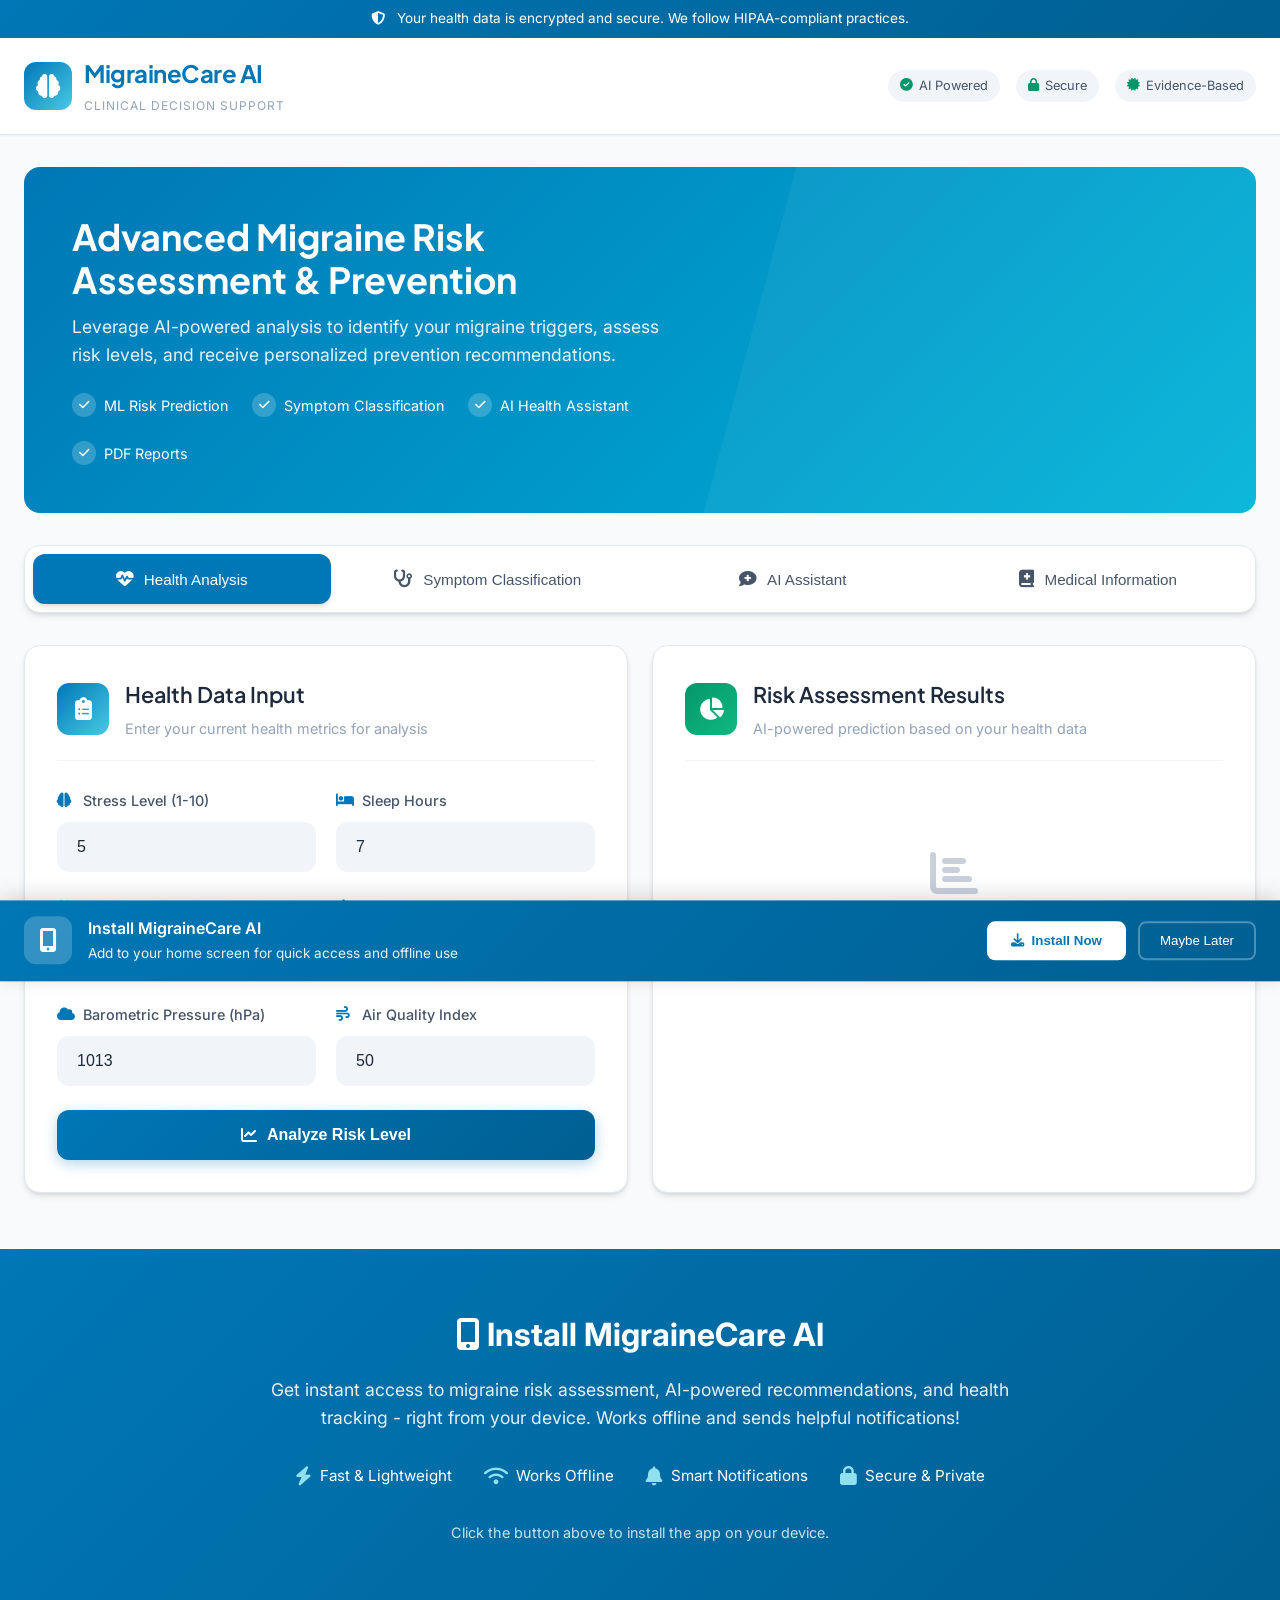
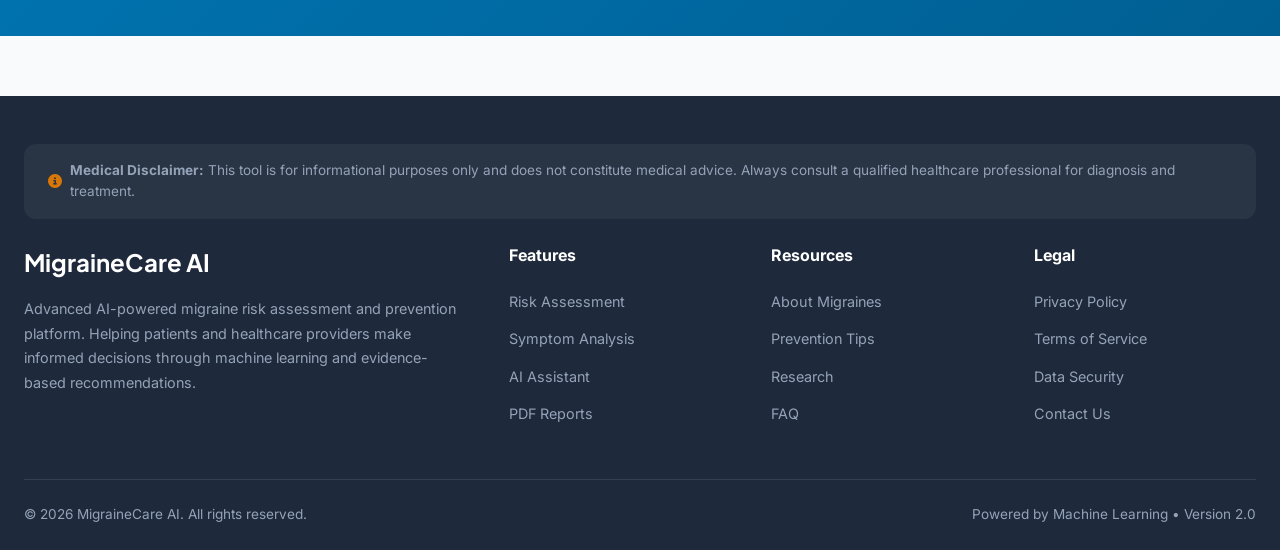
<file: professional_index.html>
<!DOCTYPE html>
<html lang="en">

<head>
    <meta charset="UTF-8">
    <meta name="viewport" content="width=device-width, initial-scale=1.0">
    <title>MigraineCare AI | Advanced Migraine Risk Assessment</title>
    
    <!-- PWA Meta Tags -->
    <meta name="theme-color" content="#0077B6">
    <meta name="apple-mobile-web-app-capable" content="yes">
    <meta name="apple-mobile-web-app-status-bar-style" content="black-translucent">
    <meta name="apple-mobile-web-app-title" content="MigraineCare">
    <meta name="description" content="Advanced AI-powered migraine risk assessment and prevention platform">
    
    <!-- PWA Manifest -->
    <link rel="manifest" href="manifest.json">
    <link rel="apple-touch-icon" href="icons/icon.svg">
    
    <link rel="preconnect" href="https://fonts.googleapis.com">
    <link href="https://fonts.googleapis.com/css2?family=Plus+Jakarta+Sans:wght@400;500;600;700&family=Inter:wght@400;500;600&display=swap" rel="stylesheet">
    <link rel="stylesheet" href="https://cdnjs.cloudflare.com/ajax/libs/font-awesome/6.5.1/css/all.min.css">
    <style>
        :root {
            /* Healthcare Professional Color Palette */
            --primary: #0077B6;
            --primary-dark: #005f92;
            --primary-light: #00B4D8;
            --secondary: #48CAE4;
            --accent: #90E0EF;
            --success: #059669;
            --success-light: #d1fae5;
            --warning: #D97706;
            --warning-light: #fef3c7;
            --danger: #DC2626;
            --danger-light: #fee2e2;
            --bg-primary: #f8fafc;
            --bg-secondary: #ffffff;
            --bg-tertiary: #f1f5f9;
            --text-primary: #1e293b;
            --text-secondary: #475569;
            --text-muted: #94a3b8;
            --border: #e2e8f0;
            --border-light: #f1f5f9;
            --shadow-sm: 0 1px 2px 0 rgba(0, 0, 0, 0.05);
            --shadow: 0 4px 6px -1px rgba(0, 0, 0, 0.1), 0 2px 4px -2px rgba(0, 0, 0, 0.1);
            --shadow-lg: 0 10px 15px -3px rgba(0, 0, 0, 0.1), 0 4px 6px -4px rgba(0, 0, 0, 0.1);
            --radius: 12px;
            --radius-lg: 16px;
        }

        * {
            box-sizing: border-box;
            margin: 0;
            padding: 0;
        }

        body {
            font-family: 'Inter', 'Plus Jakarta Sans', -apple-system, BlinkMacSystemFont, sans-serif;
            background: var(--bg-primary);
            min-height: 100vh;
            color: var(--text-primary);
            line-height: 1.6;
        }

        /* Top Banner */
        .top-banner {
            background: linear-gradient(135deg, var(--primary) 0%, var(--primary-dark) 100%);
            color: white;
            padding: 8px 20px;
            text-align: center;
            font-size: 0.85rem;
        }

        .top-banner i {
            margin-right: 8px;
        }

        /* Header */
        .header {
            background: var(--bg-secondary);
            border-bottom: 1px solid var(--border);
            padding: 16px 0;
            position: sticky;
            top: 0;
            z-index: 100;
            box-shadow: var(--shadow-sm);
        }

        .header-content {
            max-width: 1280px;
            margin: 0 auto;
            padding: 0 24px;
            display: flex;
            justify-content: space-between;
            align-items: center;
        }

        .logo {
            display: flex;
            align-items: center;
            gap: 12px;
        }

        .logo-icon {
            width: 48px;
            height: 48px;
            background: linear-gradient(135deg, var(--primary) 0%, var(--secondary) 100%);
            border-radius: 12px;
            display: flex;
            align-items: center;
            justify-content: center;
            color: white;
            font-size: 1.5rem;
        }

        .logo-text h1 {
            font-family: 'Plus Jakarta Sans', sans-serif;
            font-size: 1.5rem;
            font-weight: 700;
            color: var(--primary);
            letter-spacing: -0.5px;
        }

        .logo-text span {
            font-size: 0.75rem;
            color: var(--text-muted);
            text-transform: uppercase;
            letter-spacing: 1px;
        }

        .header-badges {
            display: flex;
            gap: 16px;
            align-items: center;
        }

        .trust-badge {
            display: flex;
            align-items: center;
            gap: 6px;
            font-size: 0.8rem;
            color: var(--text-secondary);
            padding: 6px 12px;
            background: var(--bg-tertiary);
            border-radius: 20px;
        }

        .trust-badge i {
            color: var(--success);
        }

        /* Main Container */
        .container {
            max-width: 1280px;
            margin: 0 auto;
            padding: 32px 24px;
        }

        /* Hero Section */
        .hero {
            background: linear-gradient(135deg, var(--primary) 0%, var(--primary-light) 100%);
            border-radius: var(--radius-lg);
            padding: 48px;
            margin-bottom: 32px;
            color: white;
            position: relative;
            overflow: hidden;
        }

        .hero::before {
            content: '';
            position: absolute;
            top: -50%;
            right: -20%;
            width: 60%;
            height: 200%;
            background: rgba(255, 255, 255, 0.05);
            transform: rotate(15deg);
        }

        .hero-content {
            position: relative;
            z-index: 1;
            max-width: 600px;
        }

        .hero h2 {
            font-family: 'Plus Jakarta Sans', sans-serif;
            font-size: 2.25rem;
            font-weight: 700;
            margin-bottom: 12px;
            line-height: 1.2;
        }

        .hero p {
            font-size: 1.1rem;
            opacity: 0.9;
            margin-bottom: 24px;
        }

        .hero-features {
            display: flex;
            gap: 24px;
            flex-wrap: wrap;
        }

        .hero-feature {
            display: flex;
            align-items: center;
            gap: 8px;
            font-size: 0.9rem;
        }

        .hero-feature i {
            width: 24px;
            height: 24px;
            background: rgba(255, 255, 255, 0.2);
            border-radius: 50%;
            display: flex;
            align-items: center;
            justify-content: center;
            font-size: 0.75rem;
        }

        /* Navigation */
        .nav-container {
            background: var(--bg-secondary);
            border-radius: var(--radius-lg);
            padding: 8px;
            margin-bottom: 32px;
            box-shadow: var(--shadow);
            border: 1px solid var(--border);
        }

        .nav-tabs {
            display: flex;
            gap: 8px;
            flex-wrap: wrap;
        }

        .nav-tab {
            flex: 1;
            min-width: 180px;
            padding: 16px 24px;
            background: transparent;
            border: none;
            border-radius: var(--radius);
            color: var(--text-secondary);
            cursor: pointer;
            transition: all 0.2s ease;
            font-size: 0.95rem;
            font-weight: 500;
            display: flex;
            align-items: center;
            justify-content: center;
            gap: 10px;
        }

        .nav-tab:hover {
            background: var(--bg-tertiary);
            color: var(--primary);
        }

        .nav-tab.active {
            background: var(--primary);
            color: white;
            box-shadow: var(--shadow);
        }

        .nav-tab i {
            font-size: 1.1rem;
        }

        /* Tab Content */
        .tab-content {
            display: none;
        }

        .tab-content.active {
            display: block;
            animation: fadeIn 0.3s ease;
        }

        @keyframes fadeIn {
            from { opacity: 0; transform: translateY(10px); }
            to { opacity: 1; transform: translateY(0); }
        }

        /* Cards */
        .card {
            background: var(--bg-secondary);
            border: 1px solid var(--border);
            border-radius: var(--radius-lg);
            padding: 32px;
            margin-bottom: 24px;
            box-shadow: var(--shadow);
        }

        .card-header {
            display: flex;
            align-items: center;
            gap: 16px;
            margin-bottom: 28px;
            padding-bottom: 20px;
            border-bottom: 1px solid var(--border-light);
        }

        .card-icon {
            width: 52px;
            height: 52px;
            background: linear-gradient(135deg, var(--primary) 0%, var(--secondary) 100%);
            border-radius: var(--radius);
            display: flex;
            align-items: center;
            justify-content: center;
            color: white;
            font-size: 1.4rem;
        }

        .card-icon.success {
            background: linear-gradient(135deg, var(--success) 0%, #10b981 100%);
        }

        .card-icon.warning {
            background: linear-gradient(135deg, var(--warning) 0%, #f59e0b 100%);
        }

        .card-title {
            flex: 1;
        }

        .card-title h2 {
            font-family: 'Plus Jakarta Sans', sans-serif;
            font-size: 1.35rem;
            font-weight: 600;
            color: var(--text-primary);
            margin-bottom: 4px;
        }

        .card-title p {
            font-size: 0.9rem;
            color: var(--text-muted);
        }

        /* Grid */
        .grid-2 {
            display: grid;
            grid-template-columns: 1fr 1fr;
            gap: 24px;
        }

        @media (max-width: 900px) {
            .grid-2 {
                grid-template-columns: 1fr;
            }
        }

        /* Form Elements */
        .form-group {
            margin-bottom: 24px;
        }

        .form-group label {
            display: flex;
            align-items: center;
            gap: 8px;
            font-size: 0.9rem;
            font-weight: 500;
            color: var(--text-secondary);
            margin-bottom: 10px;
        }

        .form-group label i {
            color: var(--primary);
            width: 18px;
        }

        .form-group input,
        .form-group select {
            width: 100%;
            padding: 14px 18px;
            background: var(--bg-tertiary);
            border: 2px solid transparent;
            border-radius: var(--radius);
            color: var(--text-primary);
            font-size: 1rem;
            transition: all 0.2s ease;
        }

        .form-group input:focus,
        .form-group select:focus {
            outline: none;
            background: var(--bg-secondary);
            border-color: var(--primary);
            box-shadow: 0 0 0 4px rgba(0, 119, 182, 0.1);
        }

        .form-group input::placeholder {
            color: var(--text-muted);
        }

        .form-row {
            display: grid;
            grid-template-columns: 1fr 1fr;
            gap: 20px;
        }

        .form-row.three-col {
            grid-template-columns: repeat(3, 1fr);
        }

        @media (max-width: 600px) {
            .form-row,
            .form-row.three-col {
                grid-template-columns: 1fr;
            }
        }

        /* Checkbox Group */
        .checkbox-group {
            display: grid;
            grid-template-columns: repeat(auto-fill, minmax(200px, 1fr));
            gap: 12px;
        }

        .checkbox-item {
            display: flex;
            align-items: center;
            gap: 12px;
            padding: 16px;
            background: var(--bg-tertiary);
            border: 2px solid transparent;
            border-radius: var(--radius);
            cursor: pointer;
            transition: all 0.2s ease;
        }

        .checkbox-item:hover {
            background: var(--bg-secondary);
            border-color: var(--border);
        }

        .checkbox-item.checked {
            background: rgba(0, 119, 182, 0.08);
            border-color: var(--primary);
        }

        .checkbox-item input {
            width: 20px;
            height: 20px;
            accent-color: var(--primary);
        }

        .checkbox-item span {
            color: var(--text-secondary);
            font-size: 0.95rem;
            font-weight: 500;
        }

        /* Buttons */
        .btn {
            display: inline-flex;
            align-items: center;
            justify-content: center;
            gap: 10px;
            padding: 16px 32px;
            background: linear-gradient(135deg, var(--primary) 0%, var(--primary-dark) 100%);
            border: none;
            border-radius: var(--radius);
            color: white;
            font-size: 1rem;
            font-weight: 600;
            cursor: pointer;
            transition: all 0.3s ease;
            width: 100%;
            box-shadow: 0 4px 14px rgba(0, 119, 182, 0.3);
        }

        .btn:hover {
            transform: translateY(-2px);
            box-shadow: 0 8px 25px rgba(0, 119, 182, 0.4);
        }

        .btn:active {
            transform: translateY(0);
        }

        .btn:disabled {
            opacity: 0.6;
            cursor: not-allowed;
            transform: none;
        }

        .btn-secondary {
            background: var(--bg-tertiary);
            color: var(--text-primary);
            box-shadow: none;
            border: 2px solid var(--border);
        }

        .btn-secondary:hover {
            background: var(--bg-secondary);
            border-color: var(--primary);
            color: var(--primary);
            box-shadow: none;
        }

        .btn-success {
            background: linear-gradient(135deg, var(--success) 0%, #10b981 100%);
            box-shadow: 0 4px 14px rgba(5, 150, 105, 0.3);
        }

        .btn-success:hover {
            box-shadow: 0 8px 25px rgba(5, 150, 105, 0.4);
        }

        /* Risk Display */
        .risk-display {
            text-align: center;
            padding: 40px;
            background: var(--bg-tertiary);
            border-radius: var(--radius-lg);
            margin-bottom: 28px;
            border: 2px solid var(--border);
        }

        .risk-indicator {
            display: inline-flex;
            align-items: center;
            justify-content: center;
            width: 140px;
            height: 140px;
            border-radius: 50%;
            margin-bottom: 20px;
            position: relative;
        }

        .risk-indicator::before {
            content: '';
            position: absolute;
            width: 100%;
            height: 100%;
            border-radius: 50%;
            border: 8px solid currentColor;
            opacity: 0.2;
        }

        .risk-indicator.low {
            color: var(--success);
            background: var(--success-light);
        }

        .risk-indicator.medium {
            color: var(--warning);
            background: var(--warning-light);
        }

        .risk-indicator.high {
            color: var(--danger);
            background: var(--danger-light);
        }

        .risk-level {
            font-family: 'Plus Jakarta Sans', sans-serif;
            font-size: 1.75rem;
            font-weight: 700;
        }

        .risk-label {
            font-size: 1.1rem;
            color: var(--text-secondary);
            margin-bottom: 8px;
        }

        .risk-probability {
            font-size: 2rem;
            font-weight: 700;
            color: var(--text-primary);
            margin-bottom: 4px;
        }

        .risk-subtext {
            font-size: 0.9rem;
            color: var(--text-muted);
        }

        .confidence-bar {
            margin-top: 24px;
            background: var(--border);
            height: 10px;
            border-radius: 5px;
            overflow: hidden;
        }

        .confidence-fill {
            height: 100%;
            background: linear-gradient(90deg, var(--primary), var(--secondary));
            border-radius: 5px;
            transition: width 0.6s ease;
        }

        .confidence-label {
            display: flex;
            justify-content: space-between;
            margin-top: 8px;
            font-size: 0.85rem;
            color: var(--text-muted);
        }

        /* Triggers & Suggestions */
        .section-header {
            display: flex;
            align-items: center;
            gap: 12px;
            margin-bottom: 20px;
            padding-bottom: 12px;
            border-bottom: 1px solid var(--border-light);
        }

        .section-header i {
            color: var(--primary);
            font-size: 1.2rem;
        }

        .section-header h3 {
            font-size: 1.1rem;
            font-weight: 600;
            color: var(--text-primary);
        }

        .item-list {
            display: flex;
            flex-direction: column;
            gap: 12px;
        }

        .trigger-item {
            display: flex;
            align-items: flex-start;
            gap: 14px;
            padding: 18px 20px;
            background: var(--warning-light);
            border-left: 4px solid var(--warning);
            border-radius: 0 var(--radius) var(--radius) 0;
            font-size: 0.95rem;
            color: var(--text-primary);
        }

        .trigger-item i {
            color: var(--warning);
            margin-top: 2px;
        }

        .trigger-item.high {
            background: var(--danger-light);
            border-left-color: var(--danger);
        }

        .trigger-item.high i {
            color: var(--danger);
        }

        .trigger-item.low {
            background: var(--success-light);
            border-left-color: var(--success);
        }

        .trigger-item.low i {
            color: var(--success);
        }

        .suggestion-item {
            display: flex;
            align-items: flex-start;
            gap: 14px;
            padding: 20px;
            background: rgba(0, 119, 182, 0.05);
            border-left: 4px solid var(--primary);
            border-radius: 0 var(--radius) var(--radius) 0;
            font-size: 0.95rem;
            line-height: 1.7;
            color: var(--text-primary);
        }

        .suggestion-item i {
            color: var(--primary);
            margin-top: 3px;
        }

        /* Classification Result */
        .classification-result {
            padding: 32px;
            background: linear-gradient(135deg, rgba(0, 119, 182, 0.08) 0%, rgba(72, 202, 228, 0.08) 100%);
            border: 2px solid rgba(0, 119, 182, 0.2);
            border-radius: var(--radius-lg);
            margin-bottom: 28px;
            text-align: center;
        }

        .classification-icon {
            width: 72px;
            height: 72px;
            margin: 0 auto 20px;
            background: linear-gradient(135deg, var(--primary) 0%, var(--secondary) 100%);
            border-radius: 50%;
            display: flex;
            align-items: center;
            justify-content: center;
            color: white;
            font-size: 2rem;
        }

        .classification-type {
            font-family: 'Plus Jakarta Sans', sans-serif;
            font-size: 1.75rem;
            font-weight: 700;
            color: var(--primary);
            margin-bottom: 8px;
        }

        .classification-description {
            color: var(--text-secondary);
            margin-bottom: 20px;
            max-width: 500px;
            margin-left: auto;
            margin-right: auto;
        }

        .classification-confidence {
            display: inline-flex;
            align-items: center;
            gap: 8px;
            padding: 10px 20px;
            background: var(--bg-secondary);
            border-radius: 30px;
            font-size: 0.9rem;
            color: var(--text-secondary);
            border: 1px solid var(--border);
        }

        .classification-confidence i {
            color: var(--success);
        }

        .key-symptom {
            display: inline-flex;
            align-items: center;
            gap: 6px;
            padding: 8px 16px;
            background: rgba(0, 119, 182, 0.1);
            border: 1px solid rgba(0, 119, 182, 0.2);
            border-radius: 30px;
            font-size: 0.85rem;
            color: var(--primary);
            margin: 4px;
            font-weight: 500;
        }

        /* Chat Interface */
        .chat-container {
            display: flex;
            flex-direction: column;
            height: 550px;
        }

        .chat-messages {
            flex: 1;
            overflow-y: auto;
            padding: 24px;
            background: var(--bg-tertiary);
            border-radius: var(--radius-lg);
            margin-bottom: 20px;
            border: 1px solid var(--border);
        }

        .chat-message {
            margin-bottom: 20px;
            display: flex;
            gap: 14px;
        }

        .chat-message.user {
            flex-direction: row-reverse;
        }

        .message-avatar {
            width: 44px;
            height: 44px;
            border-radius: 50%;
            background: linear-gradient(135deg, var(--primary) 0%, var(--secondary) 100%);
            display: flex;
            align-items: center;
            justify-content: center;
            flex-shrink: 0;
            color: white;
            font-size: 1.2rem;
        }

        .chat-message.user .message-avatar {
            background: var(--text-secondary);
        }

        .message-content {
            max-width: 70%;
            padding: 16px 20px;
            background: var(--bg-secondary);
            border-radius: var(--radius-lg);
            line-height: 1.6;
            color: var(--text-primary);
            box-shadow: var(--shadow-sm);
            border: 1px solid var(--border);
        }

        .chat-message.user .message-content {
            background: var(--primary);
            color: white;
            border: none;
        }

        .chat-input {
            display: flex;
            gap: 14px;
        }

        .chat-input input {
            flex: 1;
            padding: 18px 24px;
            background: var(--bg-tertiary);
            border: 2px solid var(--border);
            border-radius: 30px;
            color: var(--text-primary);
            font-size: 1rem;
            transition: all 0.2s ease;
        }

        .chat-input input:focus {
            outline: none;
            border-color: var(--primary);
            background: var(--bg-secondary);
        }

        .chat-input button {
            padding: 18px 28px;
            background: linear-gradient(135deg, var(--primary) 0%, var(--primary-dark) 100%);
            border: none;
            border-radius: 30px;
            color: white;
            cursor: pointer;
            font-size: 1.1rem;
            transition: all 0.2s ease;
        }

        .chat-input button:hover {
            transform: scale(1.05);
        }

        .quick-questions {
            display: flex;
            flex-wrap: wrap;
            gap: 10px;
            margin-bottom: 20px;
        }

        .quick-question {
            padding: 10px 18px;
            background: var(--bg-secondary);
            border: 2px solid var(--border);
            border-radius: 30px;
            font-size: 0.85rem;
            cursor: pointer;
            transition: all 0.2s ease;
            color: var(--text-secondary);
            font-weight: 500;
        }

        .quick-question:hover {
            border-color: var(--primary);
            color: var(--primary);
            background: rgba(0, 119, 182, 0.05);
        }

        /* Report Buttons */
        .report-buttons {
            margin-top: 28px;
            display: grid;
            grid-template-columns: 1fr 1fr;
            gap: 14px;
        }

        @media (max-width: 500px) {
            .report-buttons {
                grid-template-columns: 1fr;
            }
        }

        /* Loading */
        .loading {
            display: flex;
            flex-direction: column;
            align-items: center;
            justify-content: center;
            gap: 16px;
            padding: 60px;
            color: var(--text-muted);
        }

        .spinner {
            width: 48px;
            height: 48px;
            border: 4px solid var(--border);
            border-top-color: var(--primary);
            border-radius: 50%;
            animation: spin 1s linear infinite;
        }

        @keyframes spin {
            to { transform: rotate(360deg); }
        }

        .loading span {
            font-size: 1rem;
            color: var(--text-secondary);
        }

        .hidden { display: none !important; }

        /* Alerts */
        .alert {
            display: flex;
            align-items: center;
            gap: 12px;
            padding: 16px 20px;
            border-radius: var(--radius);
            margin-bottom: 20px;
            font-size: 0.95rem;
        }

        .alert i {
            font-size: 1.2rem;
        }

        .alert-error {
            background: var(--danger-light);
            border: 1px solid rgba(220, 38, 38, 0.2);
            color: var(--danger);
        }

        .alert-success {
            background: var(--success-light);
            border: 1px solid rgba(5, 150, 105, 0.2);
            color: var(--success);
        }

        /* Placeholder */
        .placeholder {
            text-align: center;
            padding: 60px 40px;
            color: var(--text-muted);
        }

        .placeholder i {
            font-size: 3rem;
            margin-bottom: 20px;
            opacity: 0.5;
        }

        .placeholder p {
            font-size: 1rem;
        }

        /* Info Cards */
        .info-grid {
            display: grid;
            grid-template-columns: repeat(auto-fit, minmax(280px, 1fr));
            gap: 20px;
            margin-top: 20px;
        }

        .info-card {
            padding: 28px;
            background: var(--bg-tertiary);
            border-radius: var(--radius-lg);
            border: 1px solid var(--border);
        }

        .info-card h3 {
            display: flex;
            align-items: center;
            gap: 10px;
            font-size: 1.1rem;
            color: var(--primary);
            margin-bottom: 16px;
        }

        .info-card p {
            color: var(--text-secondary);
            line-height: 1.7;
        }

        .info-card ul {
            list-style: none;
            padding: 0;
        }

        .info-card ul li {
            display: flex;
            align-items: center;
            gap: 10px;
            padding: 10px 0;
            color: var(--text-secondary);
            border-bottom: 1px solid var(--border-light);
        }

        .info-card ul li:last-child {
            border-bottom: none;
        }

        .info-card ul li i {
            color: var(--primary);
            width: 20px;
        }

        /* Footer */
        .footer {
            background: var(--text-primary);
            color: var(--text-muted);
            padding: 48px 24px 24px;
            margin-top: 60px;
        }

        .footer-content {
            max-width: 1280px;
            margin: 0 auto;
        }

        .footer-grid {
            display: grid;
            grid-template-columns: 2fr 1fr 1fr 1fr;
            gap: 40px;
            margin-bottom: 40px;
        }

        @media (max-width: 900px) {
            .footer-grid {
                grid-template-columns: 1fr 1fr;
            }
        }

        @media (max-width: 600px) {
            .footer-grid {
                grid-template-columns: 1fr;
            }
        }

        .footer-brand h3 {
            color: white;
            font-family: 'Plus Jakarta Sans', sans-serif;
            font-size: 1.5rem;
            margin-bottom: 16px;
        }

        .footer-brand p {
            line-height: 1.7;
            font-size: 0.9rem;
        }

        .footer-col h4 {
            color: white;
            font-size: 1rem;
            margin-bottom: 20px;
        }

        .footer-col ul {
            list-style: none;
        }

        .footer-col ul li {
            margin-bottom: 12px;
        }

        .footer-col ul li a {
            color: var(--text-muted);
            text-decoration: none;
            font-size: 0.9rem;
            transition: color 0.2s ease;
        }

        .footer-col ul li a:hover {
            color: white;
        }

        .footer-bottom {
            padding-top: 24px;
            border-top: 1px solid rgba(255, 255, 255, 0.1);
            display: flex;
            justify-content: space-between;
            align-items: center;
            flex-wrap: wrap;
            gap: 16px;
        }

        .footer-bottom p {
            font-size: 0.85rem;
        }

        .footer-disclaimer {
            display: flex;
            align-items: center;
            gap: 8px;
            padding: 16px 24px;
            background: rgba(255, 255, 255, 0.05);
            border-radius: var(--radius);
            margin-bottom: 24px;
            font-size: 0.85rem;
        }

        .footer-disclaimer i {
            color: var(--warning);
        }

        /* Responsive */
        @media (max-width: 768px) {
            .header-badges {
                display: none;
            }

            .hero {
                padding: 32px 24px;
            }

            .hero h2 {
                font-size: 1.75rem;
            }

            .nav-tab {
                min-width: 140px;
                padding: 14px 16px;
                font-size: 0.85rem;
            }

            .card {
                padding: 24px;
            }
        }

        /* Scrollbar */
        ::-webkit-scrollbar {
            width: 8px;
        }

        ::-webkit-scrollbar-track {
            background: var(--bg-tertiary);
        }

        ::-webkit-scrollbar-thumb {
            background: var(--border);
            border-radius: 4px;
        }

        ::-webkit-scrollbar-thumb:hover {
            background: var(--text-muted);
        }

        /* PWA Install Banner */
        .pwa-install-banner {
            position: fixed;
            bottom: 0;
            left: 0;
            right: 0;
            background: linear-gradient(135deg, var(--primary) 0%, var(--primary-dark) 100%);
            color: white;
            padding: 16px 24px;
            display: flex;
            align-items: center;
            justify-content: space-between;
            gap: 16px;
            z-index: 1000;
            box-shadow: 0 -4px 20px rgba(0, 0, 0, 0.15);
            transform: translateY(100%);
            transition: transform 0.4s cubic-bezier(0.4, 0, 0.2, 1);
        }

        .pwa-install-banner.show {
            transform: translateY(0);
        }

        .pwa-install-banner-content {
            display: flex;
            align-items: center;
            gap: 16px;
            flex: 1;
        }

        .pwa-install-banner-icon {
            width: 48px;
            height: 48px;
            background: rgba(255, 255, 255, 0.2);
            border-radius: 12px;
            display: flex;
            align-items: center;
            justify-content: center;
            font-size: 1.5rem;
        }

        .pwa-install-banner-text h4 {
            font-size: 1rem;
            font-weight: 600;
            margin-bottom: 2px;
        }

        .pwa-install-banner-text p {
            font-size: 0.85rem;
            opacity: 0.9;
        }

        .pwa-install-banner-actions {
            display: flex;
            gap: 12px;
            align-items: center;
        }

        .pwa-install-btn {
            background: white;
            color: var(--primary);
            border: none;
            padding: 12px 24px;
            border-radius: 8px;
            font-weight: 600;
            cursor: pointer;
            display: flex;
            align-items: center;
            gap: 8px;
            transition: all 0.2s;
        }

        .pwa-install-btn:hover {
            background: var(--accent);
            transform: scale(1.02);
        }

        .pwa-dismiss-btn {
            background: transparent;
            border: 2px solid rgba(255, 255, 255, 0.3);
            color: white;
            padding: 10px 20px;
            border-radius: 8px;
            cursor: pointer;
            font-weight: 500;
            transition: all 0.2s;
        }

        .pwa-dismiss-btn:hover {
            background: rgba(255, 255, 255, 0.1);
            border-color: rgba(255, 255, 255, 0.5);
        }

        /* Install App Section */
        .install-app-section {
            background: linear-gradient(135deg, var(--primary) 0%, var(--primary-dark) 100%);
            padding: 60px 24px;
            text-align: center;
            color: white;
        }

        .install-app-content {
            max-width: 800px;
            margin: 0 auto;
        }

        .install-app-content h2 {
            font-size: 2rem;
            font-weight: 700;
            margin-bottom: 16px;
        }

        .install-app-content p {
            font-size: 1.1rem;
            opacity: 0.9;
            margin-bottom: 32px;
            line-height: 1.6;
        }

        .install-features {
            display: flex;
            justify-content: center;
            gap: 32px;
            margin-bottom: 32px;
            flex-wrap: wrap;
        }

        .install-feature {
            display: flex;
            align-items: center;
            gap: 8px;
            font-size: 0.95rem;
        }

        .install-feature i {
            font-size: 1.2rem;
            color: var(--accent);
        }

        .install-app-btn {
            background: white;
            color: var(--primary);
            border: none;
            padding: 16px 40px;
            border-radius: 12px;
            font-size: 1.1rem;
            font-weight: 600;
            cursor: pointer;
            display: inline-flex;
            align-items: center;
            gap: 12px;
            transition: all 0.3s;
            box-shadow: 0 4px 15px rgba(0, 0, 0, 0.2);
        }

        .install-app-btn:hover {
            transform: translateY(-2px);
            box-shadow: 0 8px 25px rgba(0, 0, 0, 0.3);
        }

        .install-app-btn:disabled {
            opacity: 0.7;
            cursor: not-allowed;
            transform: none;
        }

        .install-app-btn.installed {
            background: var(--success);
            color: white;
        }

        @media (max-width: 768px) {
            .pwa-install-banner {
                flex-direction: column;
                text-align: center;
                padding: 20px;
            }

            .pwa-install-banner-content {
                flex-direction: column;
            }

            .pwa-install-banner-actions {
                width: 100%;
                flex-direction: column;
            }

            .pwa-install-btn, .pwa-dismiss-btn {
                width: 100%;
                justify-content: center;
            }

            .install-features {
                flex-direction: column;
                gap: 16px;
            }
        }
    </style>
</head>

<body>
    <!-- Top Banner -->
    <div class="top-banner">
        <i class="fas fa-shield-alt"></i>
        Your health data is encrypted and secure. We follow HIPAA-compliant practices.
    </div>

    <!-- Header -->
    <header class="header">
        <div class="header-content">
            <div class="logo">
                <div class="logo-icon">
                    <i class="fas fa-brain"></i>
                </div>
                <div class="logo-text">
                    <h1>MigraineCare AI</h1>
                    <span>Clinical Decision Support</span>
                </div>
            </div>
            <div class="header-badges">
                <div class="trust-badge">
                    <i class="fas fa-check-circle"></i>
                    AI Powered
                </div>
                <div class="trust-badge">
                    <i class="fas fa-lock"></i>
                    Secure
                </div>
                <div class="trust-badge">
                    <i class="fas fa-certificate"></i>
                    Evidence-Based
                </div>
            </div>
        </div>
    </header>

    <div class="container">
        <!-- Hero Section -->
        <section class="hero">
            <div class="hero-content">
                <h2>Advanced Migraine Risk Assessment & Prevention</h2>
                <p>Leverage AI-powered analysis to identify your migraine triggers, assess risk levels, and receive personalized prevention recommendations.</p>
                <div class="hero-features">
                    <div class="hero-feature">
                        <i class="fas fa-check"></i>
                        <span>ML Risk Prediction</span>
                    </div>
                    <div class="hero-feature">
                        <i class="fas fa-check"></i>
                        <span>Symptom Classification</span>
                    </div>
                    <div class="hero-feature">
                        <i class="fas fa-check"></i>
                        <span>AI Health Assistant</span>
                    </div>
                    <div class="hero-feature">
                        <i class="fas fa-check"></i>
                        <span>PDF Reports</span>
                    </div>
                </div>
            </div>
        </section>

        <!-- Navigation -->
        <nav class="nav-container">
            <div class="nav-tabs">
                <button class="nav-tab active" data-tab="lifestyle">
                    <i class="fas fa-heartbeat"></i>
                    Health Analysis
                </button>
                <button class="nav-tab" data-tab="symptoms">
                    <i class="fas fa-stethoscope"></i>
                    Symptom Classification
                </button>
                <button class="nav-tab" data-tab="chat">
                    <i class="fas fa-comment-medical"></i>
                    AI Assistant
                </button>
                <button class="nav-tab" data-tab="info">
                    <i class="fas fa-book-medical"></i>
                    Medical Information
                </button>
            </div>
        </nav>

        <!-- Tab 1: Health Analysis -->
        <div id="tab-lifestyle" class="tab-content active">
            <div class="grid-2">
                <!-- Input Form -->
                <div class="card">
                    <div class="card-header">
                        <div class="card-icon">
                            <i class="fas fa-clipboard-list"></i>
                        </div>
                        <div class="card-title">
                            <h2>Health Data Input</h2>
                            <p>Enter your current health metrics for analysis</p>
                        </div>
                    </div>

                    <div id="lifestyle-alert" class="alert hidden"></div>

                    <form id="lifestyle-form">
                        <div class="form-row">
                            <div class="form-group">
                                <label><i class="fas fa-brain"></i> Stress Level (1-10)</label>
                                <input type="number" id="stress" min="1" max="10" value="5" required>
                            </div>
                            <div class="form-group">
                                <label><i class="fas fa-bed"></i> Sleep Hours</label>
                                <input type="number" id="sleep" min="0" max="24" step="0.5" value="7" required>
                            </div>
                        </div>

                        <div class="form-row">
                            <div class="form-group">
                                <label><i class="fas fa-heartbeat"></i> Heart Rate (BPM)</label>
                                <input type="number" id="heart-rate" min="40" max="200" value="72" required>
                            </div>
                            <div class="form-group">
                                <label><i class="fas fa-running"></i> Activity Level (1-10)</label>
                                <input type="number" id="activity" min="1" max="10" value="5" required>
                            </div>
                        </div>

                        <div class="form-row">
                            <div class="form-group">
                                <label><i class="fas fa-cloud"></i> Barometric Pressure (hPa)</label>
                                <input type="number" id="pressure" min="900" max="1100" step="0.1" value="1013" required>
                            </div>
                            <div class="form-group">
                                <label><i class="fas fa-wind"></i> Air Quality Index</label>
                                <input type="number" id="aqi" min="0" max="500" value="50" required>
                            </div>
                        </div>

                        <button type="submit" class="btn">
                            <i class="fas fa-chart-line"></i>
                            Analyze Risk Level
                        </button>
                    </form>
                </div>

                <!-- Results -->
                <div class="card">
                    <div class="card-header">
                        <div class="card-icon success">
                            <i class="fas fa-chart-pie"></i>
                        </div>
                        <div class="card-title">
                            <h2>Risk Assessment Results</h2>
                            <p>AI-powered prediction based on your health data</p>
                        </div>
                    </div>

                    <div id="lifestyle-placeholder" class="placeholder">
                        <i class="fas fa-chart-bar"></i>
                        <p>Enter your health data and click "Analyze Risk Level" to view your personalized assessment</p>
                    </div>

                    <div id="lifestyle-loading" class="loading hidden">
                        <div class="spinner"></div>
                        <span>Analyzing your health data...</span>
                    </div>

                    <div id="lifestyle-results" class="hidden">
                        <div class="risk-display">
                            <div class="risk-indicator" id="risk-indicator">
                                <span class="risk-level" id="risk-level">--</span>
                            </div>
                            <div class="risk-label">Migraine Risk Level</div>
                            <div class="risk-probability" id="risk-prob">--%</div>
                            <div class="risk-subtext">Probability Assessment</div>
                            <div class="confidence-bar">
                                <div class="confidence-fill" id="confidence-fill" style="width: 0%"></div>
                            </div>
                            <div class="confidence-label">
                                <span>Model Confidence</span>
                                <span id="confidence-val">0%</span>
                            </div>
                        </div>

                        <div class="section-header">
                            <i class="fas fa-exclamation-triangle"></i>
                            <h3>Identified Risk Factors</h3>
                        </div>
                        <div id="triggers-list" class="item-list"></div>

                        <!-- Report Buttons -->
                        <div class="report-buttons">
                            <button id="download-daily-report" class="btn btn-secondary">
                                <i class="fas fa-file-pdf"></i>
                                Daily Report
                            </button>
                            <button id="download-weekly-report" class="btn btn-secondary">
                                <i class="fas fa-calendar-week"></i>
                                Weekly Report
                            </button>
                        </div>
                    </div>
                </div>
            </div>

            <!-- AI Recommendations -->
            <div class="card hidden" id="suggestions-card">
                <div class="card-header">
                    <div class="card-icon warning">
                        <i class="fas fa-lightbulb"></i>
                    </div>
                    <div class="card-title">
                        <h2>AI-Powered Recommendations</h2>
                        <p>Personalized prevention strategies based on your analysis</p>
                    </div>
                </div>
                <div id="suggestions-loading" class="loading hidden">
                    <div class="spinner"></div>
                    <span>Generating personalized recommendations...</span>
                </div>
                <div id="suggestions-list" class="item-list"></div>
            </div>
        </div>

        <!-- Tab 2: Symptom Classification -->
        <div id="tab-symptoms" class="tab-content">
            <div class="grid-2">
                <!-- Symptom Form -->
                <div class="card">
                    <div class="card-header">
                        <div class="card-icon">
                            <i class="fas fa-stethoscope"></i>
                        </div>
                        <div class="card-title">
                            <h2>Symptom Assessment</h2>
                            <p>Describe your symptoms for migraine type classification</p>
                        </div>
                    </div>

                    <div id="symptom-alert" class="alert hidden"></div>

                    <form id="symptom-form">
                        <div class="form-row three-col">
                            <div class="form-group">
                                <label><i class="fas fa-user"></i> Age</label>
                                <input type="number" id="sym-age" min="1" max="120" value="35" required>
                            </div>
                            <div class="form-group">
                                <label><i class="fas fa-clock"></i> Duration</label>
                                <select id="sym-duration" required>
                                    <option value="1">&lt;4 hours</option>
                                    <option value="2" selected>4-72 hours</option>
                                    <option value="3">&gt;72 hours</option>
                                </select>
                            </div>
                            <div class="form-group">
                                <label><i class="fas fa-calendar-alt"></i> Frequency/Month</label>
                                <input type="number" id="sym-frequency" min="1" max="30" value="4" required>
                            </div>
                        </div>

                        <div class="form-row">
                            <div class="form-group">
                                <label><i class="fas fa-bolt"></i> Pain Intensity</label>
                                <select id="sym-intensity" required>
                                    <option value="1">Mild</option>
                                    <option value="2" selected>Moderate</option>
                                    <option value="3">Severe</option>
                                </select>
                            </div>
                            <div class="form-group">
                                <label><i class="fas fa-map-marker-alt"></i> Pain Location</label>
                                <select id="sym-location">
                                    <option value="1" selected>Unilateral (one side)</option>
                                    <option value="2">Bilateral (both sides)</option>
                                    <option value="3">Other location</option>
                                </select>
                            </div>
                        </div>

                        <div class="section-header" style="margin-top: 28px;">
                            <i class="fas fa-list-ul"></i>
                            <h3>Associated Symptoms</h3>
                        </div>

                        <div class="checkbox-group">
                            <label class="checkbox-item">
                                <input type="checkbox" id="sym-nausea">
                                <span>Nausea</span>
                            </label>
                            <label class="checkbox-item">
                                <input type="checkbox" id="sym-vomit">
                                <span>Vomiting</span>
                            </label>
                            <label class="checkbox-item">
                                <input type="checkbox" id="sym-phonophobia">
                                <span>Sound Sensitivity</span>
                            </label>
                            <label class="checkbox-item">
                                <input type="checkbox" id="sym-photophobia">
                                <span>Light Sensitivity</span>
                            </label>
                        </div>

                        <div class="section-header" style="margin-top: 28px;">
                            <i class="fas fa-eye"></i>
                            <h3>Aura Symptoms</h3>
                        </div>

                        <div class="form-row">
                            <div class="form-group">
                                <label><i class="fas fa-eye"></i> Visual Disturbances</label>
                                <select id="sym-visual">
                                    <option value="0" selected>None</option>
                                    <option value="1">Mild (spots/flashes)</option>
                                    <option value="2">Moderate (zig-zag lines)</option>
                                    <option value="3">Severe (partial vision loss)</option>
                                    <option value="4">Very severe</option>
                                </select>
                            </div>
                            <div class="form-group">
                                <label><i class="fas fa-hand-paper"></i> Sensory Changes</label>
                                <select id="sym-sensory">
                                    <option value="0" selected>None</option>
                                    <option value="1">Mild tingling</option>
                                    <option value="2">Significant numbness</option>
                                </select>
                            </div>
                        </div>

                        <div class="section-header" style="margin-top: 28px;">
                            <i class="fas fa-brain"></i>
                            <h3>Neurological Symptoms</h3>
                        </div>

                        <div class="checkbox-group">
                            <label class="checkbox-item">
                                <input type="checkbox" id="sym-vertigo">
                                <span>Vertigo/Dizziness</span>
                            </label>
                            <label class="checkbox-item">
                                <input type="checkbox" id="sym-tinnitus">
                                <span>Tinnitus</span>
                            </label>
                            <label class="checkbox-item">
                                <input type="checkbox" id="sym-dysphasia">
                                <span>Speech Difficulty</span>
                            </label>
                            <label class="checkbox-item">
                                <input type="checkbox" id="sym-paresthesia">
                                <span>Tingling/Numbness</span>
                            </label>
                            <label class="checkbox-item">
                                <input type="checkbox" id="sym-ataxia">
                                <span>Coordination Issues</span>
                            </label>
                            <label class="checkbox-item">
                                <input type="checkbox" id="sym-dpf">
                                <span>Family History</span>
                            </label>
                        </div>

                        <button type="submit" class="btn" style="margin-top: 28px;">
                            <i class="fas fa-search-plus"></i>
                            Classify Migraine Type
                        </button>
                    </form>
                </div>

                <!-- Classification Result -->
                <div class="card">
                    <div class="card-header">
                        <div class="card-icon success">
                            <i class="fas fa-diagnoses"></i>
                        </div>
                        <div class="card-title">
                            <h2>Classification Result</h2>
                            <p>AI-based migraine type identification</p>
                        </div>
                    </div>

                    <div id="symptom-placeholder" class="placeholder">
                        <i class="fas fa-clipboard-check"></i>
                        <p>Complete the symptom assessment to receive your migraine classification</p>
                    </div>

                    <div id="symptom-loading" class="loading hidden">
                        <div class="spinner"></div>
                        <span>Analyzing symptom patterns...</span>
                    </div>

                    <div id="symptom-results" class="hidden">
                        <div class="classification-result">
                            <div class="classification-icon">
                                <i class="fas fa-brain"></i>
                            </div>
                            <div class="classification-type" id="migraine-type">--</div>
                            <div class="classification-description" id="migraine-desc">--</div>
                            <div class="classification-confidence">
                                <i class="fas fa-chart-line"></i>
                                Confidence: <strong id="classification-confidence">0%</strong>
                            </div>
                        </div>

                        <div class="section-header">
                            <i class="fas fa-tags"></i>
                            <h3>Key Symptoms Identified</h3>
                        </div>
                        <div id="key-symptoms" style="margin-bottom: 28px;"></div>

                        <div class="section-header">
                            <i class="fas fa-prescription"></i>
                            <h3>Clinical Recommendations</h3>
                        </div>
                        <div id="symptom-recommendations" class="item-list"></div>
                    </div>
                </div>
            </div>
        </div>

        <!-- Tab 3: Chat -->
        <div id="tab-chat" class="tab-content">
            <div class="card">
                <div class="card-header">
                    <div class="card-icon">
                        <i class="fas fa-robot"></i>
                    </div>
                    <div class="card-title">
                        <h2>AI Health Assistant</h2>
                        <p>Get answers to your migraine-related questions from our AI assistant</p>
                    </div>
                </div>

                <div class="quick-questions">
                    <button class="quick-question" data-question="What are common migraine triggers?">
                        <i class="fas fa-bolt"></i> Common triggers
                    </button>
                    <button class="quick-question" data-question="How can I prevent migraines?">
                        <i class="fas fa-shield-alt"></i> Prevention tips
                    </button>
                    <button class="quick-question" data-question="What is a migraine aura?">
                        <i class="fas fa-eye"></i> What is aura?
                    </button>
                    <button class="quick-question" data-question="When should I see a doctor for headaches?">
                        <i class="fas fa-user-md"></i> When to see doctor
                    </button>
                    <button class="quick-question" data-question="What foods trigger migraines?">
                        <i class="fas fa-utensils"></i> Food triggers
                    </button>
                </div>

                <div class="chat-container">
                    <div class="chat-messages" id="chat-messages">
                        <div class="chat-message">
                            <div class="message-avatar"><i class="fas fa-robot"></i></div>
                            <div class="message-content">
                                Hello! I'm your AI health assistant specializing in migraine care. I can help you understand migraines, identify potential triggers, and provide evidence-based prevention strategies. How can I assist you today?
                            </div>
                        </div>
                    </div>
                    <div class="chat-input">
                        <input type="text" id="chat-input" placeholder="Type your question here..." autocomplete="off">
                        <button id="chat-send"><i class="fas fa-paper-plane"></i></button>
                    </div>
                </div>
            </div>
        </div>

        <!-- Tab 4: Medical Information -->
        <div id="tab-info" class="tab-content">
            <div class="card">
                <div class="card-header">
                    <div class="card-icon">
                        <i class="fas fa-book-medical"></i>
                    </div>
                    <div class="card-title">
                        <h2>Understanding Migraines</h2>
                        <p>Educational resources about migraine conditions</p>
                    </div>
                </div>

                <div class="info-grid">
                    <div class="info-card">
                        <h3><i class="fas fa-brain"></i> What is a Migraine?</h3>
                        <p>A migraine is a neurological condition characterized by intense, debilitating headaches. Symptoms often include throbbing pain (usually on one side), nausea, sensitivity to light and sound, and can last from 4 to 72 hours.</p>
                    </div>
                    <div class="info-card">
                        <h3><i class="fas fa-exclamation-circle"></i> Common Triggers</h3>
                        <ul>
                            <li><i class="fas fa-brain"></i> Stress and anxiety</li>
                            <li><i class="fas fa-moon"></i> Sleep disturbances</li>
                            <li><i class="fas fa-venus"></i> Hormonal changes</li>
                            <li><i class="fas fa-cloud-sun"></i> Weather changes</li>
                            <li><i class="fas fa-wine-glass"></i> Certain foods & drinks</li>
                            <li><i class="fas fa-volume-up"></i> Sensory overload</li>
                        </ul>
                    </div>
                    <div class="info-card">
                        <h3><i class="fas fa-clock"></i> Migraine Phases</h3>
                        <ul>
                            <li><i class="fas fa-1"></i> Prodrome (warning signs)</li>
                            <li><i class="fas fa-2"></i> Aura (sensory disturbances)</li>
                            <li><i class="fas fa-3"></i> Headache (pain phase)</li>
                            <li><i class="fas fa-4"></i> Postdrome (recovery)</li>
                        </ul>
                    </div>
                    <div class="info-card">
                        <h3><i class="fas fa-shield-alt"></i> Prevention Tips</h3>
                        <ul>
                            <li><i class="fas fa-check"></i> Maintain regular sleep</li>
                            <li><i class="fas fa-check"></i> Stay hydrated</li>
                            <li><i class="fas fa-check"></i> Manage stress levels</li>
                            <li><i class="fas fa-check"></i> Track your triggers</li>
                            <li><i class="fas fa-check"></i> Regular exercise</li>
                        </ul>
                    </div>
                </div>
            </div>

            <div class="card">
                <div class="card-header">
                    <div class="card-icon success">
                        <i class="fas fa-list-alt"></i>
                    </div>
                    <div class="card-title">
                        <h2>Migraine Types</h2>
                        <p>Classifications based on International Headache Society criteria</p>
                    </div>
                </div>
                <div id="migraine-types-info" class="item-list" style="margin-top: 8px;"></div>
            </div>
        </div>

        <!-- Tab 5: Legal Information (Footer Links Content) -->
        <div id="tab-legal" class="tab-content">
            <div class="card">
                <div class="card-header">
                    <div class="card-icon info" style="background: rgba(99, 102, 241, 0.1); color: var(--primary);">
                        <i class="fas fa-gavel"></i>
                    </div>
                    <div class="card-title">
                        <h2>Legal & Support Information</h2>
                        <p>Privacy Policy, Terms of Service, Data Security, and Contact Support</p>
                    </div>
                </div>

                <div class="legal-container" style="margin-top: 20px;">
                    <!-- Tab Headers for Legal Topics -->
                    <div class="legal-tabs" style="display: flex; gap: 10px; margin-bottom: 20px; border-bottom: 1px solid var(--border); padding-bottom: 10px; overflow-x: auto;">
                        <button class="legal-tab active-legal" onclick="switchLegalTab('privacy')" style="background: none; border: none; color: var(--primary); font-weight: bold; cursor: pointer; padding: 8px 16px; border-radius: 4px; font-size: 1rem; border-bottom: 2px solid var(--primary);">Privacy Policy</button>
                        <button class="legal-tab" onclick="switchLegalTab('terms')" style="background: none; border: none; color: var(--text-secondary); cursor: pointer; padding: 8px 16px; border-radius: 4px; font-size: 1rem;">Terms of Service</button>
                        <button class="legal-tab" onclick="switchLegalTab('security')" style="background: none; border: none; color: var(--text-secondary); cursor: pointer; padding: 8px 16px; border-radius: 4px; font-size: 1rem;">Data Security</button>
                        <button class="legal-tab" onclick="switchLegalTab('contact')" style="background: none; border: none; color: var(--text-secondary); cursor: pointer; padding: 8px 16px; border-radius: 4px; font-size: 1rem;">Contact Us</button>
                    </div>

                    <!-- Legal Contents -->
                    <div id="legal-privacy" class="legal-content-section" style="line-height: 1.7;">
                        <h3 style="color: var(--primary); margin-bottom: 12px;"><i class="fas fa-user-shield"></i> Privacy Policy</h3>
                        <p>Your privacy is of utmost importance to us. MigraineCare AI is committed to protecting the personal health data you track and share with our platform.</p>
                        <h4 style="margin-top: 16px; color: var(--text-primary);"><i class="fas fa-database" style="color: var(--primary); margin-right: 6px;"></i> 1. Data Collection</h4>
                        <p>We collect health metrics such as stress levels, sleep hours, heart rate, daily activity, weather pressure, air quality index (AQI), and logged migraine symptoms to build your personalized prediction profiles.</p>
                        <h4 style="margin-top: 16px; color: var(--text-primary);"><i class="fas fa-cog" style="color: var(--primary); margin-right: 6px;"></i> 2. How We Use Data</h4>
                        <p>Your data is strictly used to run our Machine Learning models for risk assessment, trigger detection, symptom classification, and to generate PDF health reports for your doctor visits.</p>
                        <h4 style="margin-top: 16px; color: var(--text-primary);"><i class="fas fa-handshake" style="color: var(--primary); margin-right: 6px;"></i> 3. Consent and Sharing</h4>
                        <p>We do not sell, rent, or lease your personal health details. Data is only shared with medical professionals at your explicit request (e.g., when you download and present your health reports).</p>
                    </div>

                    <div id="legal-terms" class="legal-content-section" style="display: none; line-height: 1.7;">
                        <h3 style="color: var(--primary); margin-bottom: 12px;"><i class="fas fa-file-contract"></i> Terms of Service</h3>
                        <p>Please review these terms before using the MigraineCare AI platform.</p>
                        <h4 style="margin-top: 16px; color: var(--text-primary);"><i class="fas fa-exclamation-triangle" style="color: var(--warning); margin-right: 6px;"></i> 1. Non-Medical Advice Disclaimer</h4>
                        <p style="color: var(--warning); font-weight: bold; background: rgba(245, 158, 11, 0.05); padding: 15px; border-radius: 6px; border-left: 4px solid var(--warning); margin-bottom: 15px;">
                            IMPORTANT: The predictions, classifications, and chatbot guidance provided by this platform are for informational and educational purposes only. They do NOT constitute professional medical advice, diagnosis, or treatment. Always consult a qualified physician or neurologist for medical decisions.
                        </p>
                        <h4 style="margin-top: 16px; color: var(--text-primary);"><i class="fas fa-server" style="color: var(--primary); margin-right: 6px;"></i> 2. Service Availability</h4>
                        <p>While we strive to keep predictions and analysis highly accurate using modern Machine Learning and AI libraries, we make no guarantees regarding continuous service availability or absolute prediction precision.</p>
                        <h4 style="margin-top: 16px; color: var(--text-primary);"><i class="fas fa-user-check" style="color: var(--primary); margin-right: 6px;"></i> 3. User Responsibility</h4>
                        <p>Users are responsible for entering accurate daily logs to receive meaningful predictions. The platform is not liable for actions taken based on informational outputs.</p>
                    </div>

                    <div id="legal-security" class="legal-content-section" style="display: none; line-height: 1.7;">
                        <h3 style="color: var(--primary); margin-bottom: 12px;"><i class="fas fa-shield-alt"></i> Data Security</h3>
                        <p>We employ industry-standard security measures to safeguard your sensitive information.</p>
                        <h4 style="margin-top: 16px; color: var(--text-primary);"><i class="fas fa-lock" style="color: var(--primary); margin-right: 6px;"></i> 1. Encryption in Transit and at Rest</h4>
                        <p>All communications between the frontend UI and backend API are encrypted using secure HTTPS protocols. Data stored in our database is secured with access credentials and database encryption.</p>
                        <h4 style="margin-top: 16px; color: var(--text-primary);"><i class="fas fa-key" style="color: var(--primary); margin-right: 6px;"></i> 2. Authentication</h4>
                        <p>User sessions are protected using secure token-based authentication (JSON Web Tokens). Always keep your passwords private and log out when using public terminals.</p>
                        <h4 style="margin-top: 16px; color: var(--text-primary);"><i class="fas fa-hdd" style="color: var(--primary); margin-right: 6px;"></i> 3. Local Storage Safety</h4>
                        <p>Session data is stored in the browser's local storage securely and is flushed immediately when you log out of the application.</p>
                    </div>

                    <div id="legal-contact" class="legal-content-section" style="display: none; line-height: 1.7;">
                        <h3 style="color: var(--primary); margin-bottom: 12px;"><i class="fas fa-envelope"></i> Contact Us</h3>
                        <p>Have any questions, concerns, or feedback? Reach out to the MigraineCare AI support team.</p>
                        
                        <div style="display: grid; grid-template-columns: 1fr 1.2fr; gap: 20px; margin-top: 20px;">
                            <div style="background: rgba(255,255,255,0.02); padding: 20px; border-radius: 8px; border: 1px solid var(--border); display: flex; flex-direction: column; gap: 15px;">
                                <div>
                                    <h4 style="color: var(--primary); margin-bottom: 6px; font-size: 1.1rem;"><i class="fas fa-map-marker-alt"></i> Office Address</h4>
                                    <p style="color: var(--text-secondary);">Healthcare AI Plaza, Suite 400<br>Silicon Valley, CA 94025</p>
                                </div>
                                <div>
                                    <h4 style="color: var(--primary); margin-bottom: 6px; font-size: 1.1rem;"><i class="fas fa-phone"></i> Support Line</h4>
                                    <p style="color: var(--text-secondary);">+1 (800) 555-CARE (2273)<br>Mon-Fri: 9 AM - 5 PM PST</p>
                                </div>
                                <div>
                                    <h4 style="color: var(--primary); margin-bottom: 6px; font-size: 1.1rem;"><i class="fas fa-envelope"></i> Email Support</h4>
                                    <p style="color: var(--text-secondary);">support@migrainecare.ai</p>
                                </div>
                            </div>
                            <div>
                                <form id="legal-contact-form" onsubmit="event.preventDefault(); showToast('Feedback submitted successfully!', 'success'); this.reset();" style="display: flex; flex-direction: column; gap: 12px;">
                                    <input type="text" placeholder="Your Name" required style="padding: 12px; border-radius: 6px; border: 1px solid var(--border); background: rgba(255,255,255,0.02); color: var(--text-primary); font-size: 1rem;">
                                    <input type="email" placeholder="Your Email" required style="padding: 12px; border-radius: 6px; border: 1px solid var(--border); background: rgba(255,255,255,0.02); color: var(--text-primary); font-size: 1rem;">
                                    <textarea placeholder="Your Message" required rows="4" style="padding: 12px; border-radius: 6px; border: 1px solid var(--border); background: rgba(255,255,255,0.02); color: var(--text-primary); resize: none; font-size: 1rem;"></textarea>
                                    <button type="submit" class="btn" style="padding: 12px; cursor: pointer; font-size: 1rem; font-weight: bold;">Send Message</button>
                                </form>
                            </div>
                        </div>
                    </div>
                </div>
            </div>
        </div>
    </div>

    <!-- Install App Section -->
    <section class="install-app-section" id="install-section">
        <div class="install-app-content">
            <h2><i class="fas fa-mobile-alt"></i> Install MigraineCare AI</h2>
            <p>Get instant access to migraine risk assessment, AI-powered recommendations, and health tracking - right from your device. Works offline and sends helpful notifications!</p>
            
            <div class="install-features">
                <div class="install-feature">
                    <i class="fas fa-bolt"></i>
                    <span>Fast & Lightweight</span>
                </div>
                <div class="install-feature">
                    <i class="fas fa-wifi"></i>
                    <span>Works Offline</span>
                </div>
                <div class="install-feature">
                    <i class="fas fa-bell"></i>
                    <span>Smart Notifications</span>
                </div>
                <div class="install-feature">
                    <i class="fas fa-lock"></i>
                    <span>Secure & Private</span>
                </div>
            </div>

            <button class="install-app-btn" id="install-app-btn" style="display: none;">
                <i class="fas fa-download"></i>
                <span>Install App</span>
            </button>
            <p id="install-status" style="margin-top: 16px; font-size: 0.9rem; opacity: 0.8;"></p>
        </div>
    </section>

    <!-- PWA Install Banner (Bottom Notification) -->
    <div class="pwa-install-banner" id="pwa-install-banner">
        <div class="pwa-install-banner-content">
            <div class="pwa-install-banner-icon">
                <i class="fas fa-mobile-alt"></i>
            </div>
            <div class="pwa-install-banner-text">
                <h4>Install MigraineCare AI</h4>
                <p>Add to your home screen for quick access and offline use</p>
            </div>
        </div>
        <div class="pwa-install-banner-actions">
            <button class="pwa-install-btn" id="pwa-install-btn">
                <i class="fas fa-download"></i>
                Install Now
            </button>
            <button class="pwa-dismiss-btn" id="pwa-dismiss-btn">
                Maybe Later
            </button>
        </div>
    </div>

    <!-- Footer -->
    <footer class="footer">
        <div class="footer-content">
            <div class="footer-disclaimer">
                <i class="fas fa-info-circle"></i>
                <span><strong>Medical Disclaimer:</strong> This tool is for informational purposes only and does not constitute medical advice. Always consult a qualified healthcare professional for diagnosis and treatment.</span>
            </div>

            <div class="footer-grid">
                <div class="footer-brand">
                    <h3>MigraineCare AI</h3>
                    <p>Advanced AI-powered migraine risk assessment and prevention platform. Helping patients and healthcare providers make informed decisions through machine learning and evidence-based recommendations.</p>
                </div>
                <div class="footer-col">
                    <h4>Features</h4>
                    <ul>
                        <li><a href="#">Risk Assessment</a></li>
                        <li><a href="#">Symptom Analysis</a></li>
                        <li><a href="#">AI Assistant</a></li>
                        <li><a href="#">PDF Reports</a></li>
                    </ul>
                </div>
                <div class="footer-col">
                    <h4>Resources</h4>
                    <ul>
                        <li><a href="#">About Migraines</a></li>
                        <li><a href="#">Prevention Tips</a></li>
                        <li><a href="#">Research</a></li>
                        <li><a href="#">FAQ</a></li>
                    </ul>
                </div>
                <div class="footer-col">
                    <h4>Legal</h4>
                    <ul>
                        <li><a href="#" onclick="openLegalPage('privacy'); return false;">Privacy Policy</a></li>
                        <li><a href="#" onclick="openLegalPage('terms'); return false;">Terms of Service</a></li>
                        <li><a href="#" onclick="openLegalPage('security'); return false;">Data Security</a></li>
                        <li><a href="#" onclick="openLegalPage('contact'); return false;">Contact Us</a></li>
                    </ul>
                </div>
            </div>

            <div class="footer-bottom">
                <p>© 2026 MigraineCare AI. All rights reserved.</p>
                <p>Powered by Machine Learning • Version 2.0</p>
            </div>
        </div>
    </footer>

    <script>
        const API_URL = (
            window.location.hostname === 'localhost' || window.location.hostname === '127.0.0.1'
        )
            ? 'http://localhost:8000/api/v1'
            : `${window.location.origin}/api/v1`;

        // ================================
        // Tab Navigation
        // ================================
        document.querySelectorAll('.nav-tab').forEach(tab => {
            tab.addEventListener('click', () => {
                document.querySelectorAll('.nav-tab').forEach(t => t.classList.remove('active'));
                document.querySelectorAll('.tab-content').forEach(c => c.classList.remove('active'));
                
                tab.classList.add('active');
                document.getElementById('tab-' + tab.dataset.tab).classList.add('active');
                
                if (tab.dataset.tab === 'info') {
                    loadMigraineTypesInfo();
                }
            });
        });

        // ================================
        // Checkbox Styling
        // ================================
        document.querySelectorAll('.checkbox-item input').forEach(checkbox => {
            checkbox.addEventListener('change', function() {
                this.closest('.checkbox-item').classList.toggle('checked', this.checked);
            });
        });

        // ================================
        // Utility Functions
        // ================================
        function getTriggerIcon(trigger) {
            const text = trigger.toLowerCase();
            if (text.includes('stress')) return 'fas fa-brain';
            if (text.includes('sleep')) return 'fas fa-bed';
            if (text.includes('heart')) return 'fas fa-heartbeat';
            if (text.includes('activity')) return 'fas fa-running';
            if (text.includes('pressure')) return 'fas fa-cloud';
            if (text.includes('aqi') || text.includes('air')) return 'fas fa-wind';
            return 'fas fa-exclamation-circle';
        }

        function showAlert(elementId, message, type) {
            const alert = document.getElementById(elementId);
            const icon = type === 'error' ? 'fas fa-exclamation-circle' : 'fas fa-check-circle';
            alert.className = `alert alert-${type}`;
            alert.innerHTML = `<i class="${icon}"></i> ${message}`;
            alert.classList.remove('hidden');
            setTimeout(() => alert.classList.add('hidden'), 5000);
        }

        // ================================
        // Lifestyle Analysis
        // ================================
        document.getElementById('lifestyle-form').addEventListener('submit', async (e) => {
            e.preventDefault();
            
            const formData = {
                stress_level: parseInt(document.getElementById('stress').value),
                sleep_hours: parseFloat(document.getElementById('sleep').value),
                heart_rate: parseInt(document.getElementById('heart-rate').value),
                activity_level: parseInt(document.getElementById('activity').value),
                weather_pressure: parseFloat(document.getElementById('pressure').value),
                aqi: parseInt(document.getElementById('aqi').value),
                user_id: 'default_user'
            };

            document.getElementById('lifestyle-placeholder').classList.add('hidden');
            document.getElementById('lifestyle-loading').classList.remove('hidden');
            document.getElementById('lifestyle-results').classList.add('hidden');
            document.getElementById('suggestions-card').classList.add('hidden');

            try {
                const response = await fetch(`${API_URL}/enhanced-predict`, {
                    method: 'POST',
                    headers: { 'Content-Type': 'application/json' },
                    body: JSON.stringify(formData)
                });

                if (!response.ok) throw new Error('Prediction failed');
                const prediction = await response.json();

                document.getElementById('lifestyle-loading').classList.add('hidden');
                document.getElementById('lifestyle-results').classList.remove('hidden');

                // Update risk indicator
                const riskLevel = document.getElementById('risk-level');
                const riskIndicator = document.getElementById('risk-indicator');
                riskLevel.textContent = prediction.risk_level;
                riskIndicator.className = 'risk-indicator ' + prediction.risk_level.toLowerCase();

                document.getElementById('risk-prob').textContent = 
                    Math.round(prediction.probability * 100) + '%';
                document.getElementById('confidence-fill').style.width = 
                    Math.round(prediction.confidence * 100) + '%';
                document.getElementById('confidence-val').textContent = 
                    Math.round(prediction.confidence * 100) + '%';

                // Display triggers
                const triggersList = document.getElementById('triggers-list');
                if (prediction.triggers && prediction.triggers.length > 0) {
                    triggersList.innerHTML = prediction.triggers.map(t => {
                        const isHigh = t.toLowerCase().includes('very') || t.toLowerCase().includes('poor');
                        const iconClass = getTriggerIcon(t);
                        return `<div class="trigger-item ${isHigh ? 'high' : ''}">
                            <i class="${iconClass}"></i>
                            <span>${t}</span>
                        </div>`;
                    }).join('');
                } else {
                    triggersList.innerHTML = `<div class="trigger-item low">
                        <i class="fas fa-check-circle"></i>
                        <span>No significant risk factors detected. Great job maintaining healthy habits!</span>
                    </div>`;
                }

                // Get AI suggestions
                document.getElementById('suggestions-card').classList.remove('hidden');
                document.getElementById('suggestions-loading').classList.remove('hidden');
                document.getElementById('suggestions-list').innerHTML = '';

                const suggestionsResponse = await fetch(`${API_URL}/ai-suggestion`, {
                    method: 'POST',
                    headers: { 'Content-Type': 'application/json' },
                    body: JSON.stringify({
                        ...formData,
                        triggers: prediction.triggers,
                        risk_level: prediction.risk_level
                    })
                });

                document.getElementById('suggestions-loading').classList.add('hidden');

                if (suggestionsResponse.ok) {
                    const suggestions = await suggestionsResponse.json();
                    document.getElementById('suggestions-list').innerHTML = 
                        suggestions.suggestions.map(s => 
                            `<div class="suggestion-item">
                                <i class="fas fa-lightbulb"></i>
                                <span>${s}</span>
                            </div>`
                        ).join('');
                    
                    storeReportData(formData, prediction, suggestions.suggestions);
                } else {
                    storeReportData(formData, prediction, []);
                }

            } catch (error) {
                console.error('Error:', error);
                showAlert('lifestyle-alert', 'Failed to get prediction. Please ensure the server is running.', 'error');
                document.getElementById('lifestyle-loading').classList.add('hidden');
                document.getElementById('lifestyle-placeholder').classList.remove('hidden');
            }
        });

        // ================================
        // Symptom Classification
        // ================================
        document.getElementById('symptom-form').addEventListener('submit', async (e) => {
            e.preventDefault();

            // Helper function to safely get integer values
            const safeInt = (id, defaultVal) => {
                const el = document.getElementById(id);
                const val = el ? parseInt(el.value) : defaultVal;
                return isNaN(val) ? defaultVal : val;
            };
            
            // Helper function to safely get checkbox values  
            const safeCheck = (id) => {
                const el = document.getElementById(id);
                return el ? el.checked : false;
            };

            const symptomData = {
                user_id: 'default_user',
                age: safeInt('sym-age', 35),
                duration: safeInt('sym-duration', 2),
                frequency: safeInt('sym-frequency', 4),
                location: safeInt('sym-location', 1),
                character: 1,
                intensity: safeInt('sym-intensity', 2),
                nausea: safeCheck('sym-nausea'),
                vomit: safeCheck('sym-vomit'),
                phonophobia: safeCheck('sym-phonophobia'),
                photophobia: safeCheck('sym-photophobia'),
                visual: safeInt('sym-visual', 0),
                sensory: safeInt('sym-sensory', 0),
                dysphasia: safeCheck('sym-dysphasia'),
                dysarthria: false,
                vertigo: safeCheck('sym-vertigo'),
                tinnitus: safeCheck('sym-tinnitus'),
                hypoacusis: false,
                diplopia: false,
                defect: false,
                ataxia: safeCheck('sym-ataxia'),
                conscience: false,
                paresthesia: safeCheck('sym-paresthesia'),
                dpf: safeCheck('sym-dpf')
            };
            
            console.log('Sending symptom data:', symptomData);

            document.getElementById('symptom-placeholder').classList.add('hidden');
            document.getElementById('symptom-loading').classList.remove('hidden');
            document.getElementById('symptom-results').classList.add('hidden');

            try {
                const response = await fetch(`${API_URL}/classify-symptoms`, {
                    method: 'POST',
                    headers: { 'Content-Type': 'application/json' },
                    body: JSON.stringify(symptomData)
                });

                if (!response.ok) {
                    const errorDetail = await response.text();
                    console.error('Server error:', response.status, errorDetail);
                    throw new Error('Classification failed: ' + response.status);
                }
                const result = await response.json();

                document.getElementById('symptom-loading').classList.add('hidden');
                document.getElementById('symptom-results').classList.remove('hidden');

                document.getElementById('migraine-type').textContent = result.migraine_type;
                document.getElementById('migraine-desc').textContent = result.description;
                document.getElementById('classification-confidence').textContent = 
                    Math.round(result.confidence * 100) + '%';

                document.getElementById('key-symptoms').innerHTML = 
                    result.key_symptoms.map(s => 
                        `<span class="key-symptom"><i class="fas fa-tag"></i> ${s}</span>`
                    ).join('');

                document.getElementById('symptom-recommendations').innerHTML = 
                    result.recommendations.map(r => 
                        `<div class="suggestion-item">
                            <i class="fas fa-prescription"></i>
                            <span>${r}</span>
                        </div>`
                    ).join('');

            } catch (error) {
                console.error('Error:', error);
                showAlert('symptom-alert', 'Failed to classify symptoms. Please ensure the server is running.', 'error');
                document.getElementById('symptom-loading').classList.add('hidden');
                document.getElementById('symptom-placeholder').classList.remove('hidden');
            }
        });

        // ================================
        // Chat
        // ================================
        const chatMessages = document.getElementById('chat-messages');
        const chatInput = document.getElementById('chat-input');

        function addMessage(content, isUser = false) {
            const messageDiv = document.createElement('div');
            messageDiv.className = `chat-message ${isUser ? 'user' : ''}`;
            messageDiv.innerHTML = `
                <div class="message-avatar">${isUser ? '<i class="fas fa-user"></i>' : '<i class="fas fa-robot"></i>'}</div>
                <div class="message-content">${content}</div>
            `;
            chatMessages.appendChild(messageDiv);
            chatMessages.scrollTop = chatMessages.scrollHeight;
        }

        async function sendMessage(message) {
            if (!message.trim()) return;
            
            addMessage(message, true);
            chatInput.value = '';

            const typingDiv = document.createElement('div');
            typingDiv.className = 'chat-message';
            typingDiv.id = 'typing-indicator';
            typingDiv.innerHTML = `
                <div class="message-avatar"><i class="fas fa-robot"></i></div>
                <div class="message-content" style="color: var(--text-muted);">
                    <i class="fas fa-circle-notch fa-spin"></i> Thinking...
                </div>
            `;
            chatMessages.appendChild(typingDiv);
            chatMessages.scrollTop = chatMessages.scrollHeight;

            const startTime = Date.now();

            try {
                const response = await fetch(`${API_URL}/chat`, {
                    method: 'POST',
                    headers: { 'Content-Type': 'application/json' },
                    body: JSON.stringify({
                        user_id: 'default_user',
                        message: message
                    })
                });

                let data = null;
                if (response.ok) {
                    data = await response.json();
                }

                // Simulate thinking for 7 to 8 seconds
                const elapsed = Date.now() - startTime;
                const minDelay = 7500; // 7.5 seconds
                if (elapsed < minDelay) {
                    await new Promise(resolve => setTimeout(resolve, minDelay - elapsed));
                }

                document.getElementById('typing-indicator')?.remove();

                if (data) {
                    addMessage(data.response.replace(/\n/g, '<br>'));
                } else {
                    addMessage("I apologize, but I couldn't process your request. Please try again.");
                }
            } catch (error) {
                const elapsed = Date.now() - startTime;
                const minDelay = 7500;
                if (elapsed < minDelay) {
                    await new Promise(resolve => setTimeout(resolve, minDelay - elapsed));
                }

                document.getElementById('typing-indicator')?.remove();
                addMessage("I'm having trouble connecting to the server. Please check if it's running.");
            }
        }

        document.getElementById('chat-send').addEventListener('click', () => {
            sendMessage(chatInput.value);
        });

        chatInput.addEventListener('keypress', (e) => {
            if (e.key === 'Enter') sendMessage(chatInput.value);
        });

        document.querySelectorAll('.quick-question').forEach(btn => {
            btn.addEventListener('click', () => {
                sendMessage(btn.dataset.question);
            });
        });

        // ================================
        // Legal Section Sub-tab Switching
        // ================================
        function switchLegalTab(tabId) {
            document.querySelectorAll('.legal-tab').forEach(btn => {
                btn.style.color = 'var(--text-secondary)';
                btn.style.borderBottom = 'none';
                btn.style.fontWeight = 'normal';
                btn.classList.remove('active-legal');
            });
            
            const activeBtn = Array.from(document.querySelectorAll('.legal-tab')).find(btn => btn.getAttribute('onclick').includes(tabId));
            if (activeBtn) {
                activeBtn.style.color = 'var(--primary)';
                activeBtn.style.borderBottom = '2px solid var(--primary)';
                activeBtn.style.fontWeight = 'bold';
                activeBtn.classList.add('active-legal');
            }
            
            document.querySelectorAll('.legal-content-section').forEach(section => {
                section.style.display = 'none';
            });
            document.getElementById('legal-' + tabId).style.display = 'block';
        }

        function openLegalPage(tabId) {
            document.querySelectorAll('.nav-tab').forEach(t => t.classList.remove('active'));
            document.querySelectorAll('.tab-content').forEach(c => c.classList.remove('active'));
            
            const legalTabContent = document.getElementById('tab-legal');
            if (legalTabContent) {
                legalTabContent.classList.add('active');
            }
            
            switchLegalTab(tabId);
            window.scrollTo({ top: 0, behavior: 'smooth' });
        }

        // ================================
        // Migraine Types Info
        // ================================
        async function loadMigraineTypesInfo() {
            try {
                const response = await fetch(`${API_URL}/migraine-types`);
                if (response.ok) {
                    const data = await response.json();
                    const container = document.getElementById('migraine-types-info');
                    container.innerHTML = Object.entries(data.types).map(([type, info]) => `
                        <div class="suggestion-item">
                            <i class="fas fa-brain"></i>
                            <div>
                                <strong style="color: var(--primary);">${type}</strong><br>
                                <span style="color: var(--text-secondary);">${info.description}</span>
                            </div>
                        </div>
                    `).join('');
                }
            } catch (error) {
                console.error('Error loading migraine types:', error);
            }
        }

        // ================================
        // PDF Report Generation
        // ================================
        let currentHealthData = null;
        let currentPrediction = null;
        let currentAiSuggestions = [];
        let weeklyData = [];

        function storeReportData(healthData, prediction, suggestions) {
            currentHealthData = healthData;
            currentPrediction = prediction;
            currentAiSuggestions = suggestions;
            
            const today = new Date().toISOString().split('T')[0];
            const existingIndex = weeklyData.findIndex(d => d.date === today);
            
            const dailyEntry = {
                date: today,
                health_data: healthData,
                prediction: prediction,
                ai_suggestions: suggestions
            };
            
            if (existingIndex >= 0) {
                weeklyData[existingIndex] = dailyEntry;
            } else {
                weeklyData.push(dailyEntry);
            }
            
            if (weeklyData.length > 7) {
                weeklyData = weeklyData.slice(-7);
            }
            
            localStorage.setItem('migraineWeeklyData', JSON.stringify(weeklyData));
        }

        function loadWeeklyData() {
            const stored = localStorage.getItem('migraineWeeklyData');
            if (stored) {
                try {
                    weeklyData = JSON.parse(stored);
                } catch (e) {
                    weeklyData = [];
                }
            }
        }

        async function downloadDailyReport() {
            if (!currentHealthData || !currentPrediction) {
                showAlert('lifestyle-alert', 'Please complete a health analysis first before downloading a report.', 'error');
                return;
            }

            const btn = document.getElementById('download-daily-report');
            btn.disabled = true;
            btn.innerHTML = '<i class="fas fa-spinner fa-spin"></i> Generating...';

            try {
                const response = await fetch(`${API_URL}/generate-daily-report`, {
                    method: 'POST',
                    headers: { 'Content-Type': 'application/json' },
                    body: JSON.stringify({
                        health_data: currentHealthData,
                        prediction: currentPrediction,
                        ai_suggestions: currentAiSuggestions
                    })
                });

                if (!response.ok) throw new Error('Failed to generate report');

                const blob = await response.blob();
                const url = window.URL.createObjectURL(blob);
                const a = document.createElement('a');
                a.href = url;
                a.download = `MigraineCare_Daily_Report_${new Date().toISOString().split('T')[0]}.pdf`;
                document.body.appendChild(a);
                a.click();
                document.body.removeChild(a);
                window.URL.revokeObjectURL(url);

                showAlert('lifestyle-alert', 'Daily report downloaded successfully!', 'success');

            } catch (error) {
                console.error('Error generating report:', error);
                showAlert('lifestyle-alert', 'Failed to generate report. Please try again.', 'error');
            } finally {
                btn.disabled = false;
                btn.innerHTML = '<i class="fas fa-file-pdf"></i> Daily Report';
            }
        }

        async function downloadWeeklyReport() {
            if (weeklyData.length === 0) {
                showAlert('lifestyle-alert', 'No data available for weekly report. Please track your health for a few days first.', 'error');
                return;
            }

            const btn = document.getElementById('download-weekly-report');
            btn.disabled = true;
            btn.innerHTML = '<i class="fas fa-spinner fa-spin"></i> Generating...';

            try {
                const response = await fetch(`${API_URL}/generate-weekly-report`, {
                    method: 'POST',
                    headers: { 'Content-Type': 'application/json' },
                    body: JSON.stringify({
                        weekly_data: weeklyData
                    })
                });

                if (!response.ok) throw new Error('Failed to generate report');

                const blob = await response.blob();
                const url = window.URL.createObjectURL(blob);
                const a = document.createElement('a');
                a.href = url;
                a.download = `MigraineCare_Weekly_Report_${new Date().toISOString().split('T')[0]}.pdf`;
                document.body.appendChild(a);
                a.click();
                document.body.removeChild(a);
                window.URL.revokeObjectURL(url);

                showAlert('lifestyle-alert', 'Weekly report downloaded successfully!', 'success');

            } catch (error) {
                console.error('Error generating report:', error);
                showAlert('lifestyle-alert', 'Failed to generate weekly report. Please try again.', 'error');
            } finally {
                btn.disabled = false;
                btn.innerHTML = '<i class="fas fa-calendar-week"></i> Weekly Report';
            }
        }

        document.getElementById('download-daily-report').addEventListener('click', downloadDailyReport);
        document.getElementById('download-weekly-report').addEventListener('click', downloadWeeklyReport);

        loadWeeklyData();

        // ================================
        // PWA Installation
        // ================================
        let deferredPrompt = null;
        const installBanner = document.getElementById('pwa-install-banner');
        const installBtn = document.getElementById('pwa-install-btn');
        const dismissBtn = document.getElementById('pwa-dismiss-btn');
        const installAppBtn = document.getElementById('install-app-btn');
        const installStatus = document.getElementById('install-status');

        // Check if already installed
        function isAppInstalled() {
            return window.matchMedia('(display-mode: standalone)').matches ||
                   window.navigator.standalone === true ||
                   document.referrer.includes('android-app://');
        }

        // Update install button states
        function updateInstallUI(installed) {
            if (installed) {
                if (installAppBtn) {
                    installAppBtn.style.display = 'inline-flex';
                    installAppBtn.classList.add('installed');
                    installAppBtn.innerHTML = '<i class="fas fa-check-circle"></i> App Installed';
                    installAppBtn.disabled = true;
                }
                if (installStatus) {
                    installStatus.textContent = 'MigraineCare AI is installed on your device!';
                }
                installBanner.classList.remove('show');
            }
        }

        // Register Service Worker
        if ('serviceWorker' in navigator) {
            window.addEventListener('load', async () => {
                try {
                    const registration = await navigator.serviceWorker.register('/sw.js');
                    console.log('ServiceWorker registered:', registration.scope);
                } catch (error) {
                    console.error('ServiceWorker registration failed:', error);
                }
            });
        }

        // Listen for beforeinstallprompt event
        window.addEventListener('beforeinstallprompt', (e) => {
            console.log('beforeinstallprompt fired');
            e.preventDefault();
            deferredPrompt = e;

            // Show install UI
            if (installAppBtn) {
                installAppBtn.style.display = 'inline-flex';
            }

            // Show banner after 3 seconds if not dismissed before
            const bannerDismissed = localStorage.getItem('pwa-banner-dismissed');
            if (!bannerDismissed) {
                setTimeout(() => {
                    installBanner.classList.add('show');
                }, 3000);
            }
        });

        // Handle install button click (banner)
        if (installBtn) {
            installBtn.addEventListener('click', async () => {
                if (!deferredPrompt) return;

                installBanner.classList.remove('show');
                deferredPrompt.prompt();

                const { outcome } = await deferredPrompt.userChoice;
                console.log('User choice:', outcome);

                if (outcome === 'accepted') {
                    console.log('User accepted the install prompt');
                }

                deferredPrompt = null;
            });
        }

        // Handle install button click (section)
        if (installAppBtn) {
            installAppBtn.addEventListener('click', async () => {
                if (!deferredPrompt) {
                    if (installStatus) {
                        installStatus.textContent = 'Installation not available. Try using Chrome or Edge browser.';
                    }
                    return;
                }

                deferredPrompt.prompt();
                const { outcome } = await deferredPrompt.userChoice;

                if (outcome === 'accepted') {
                    installAppBtn.innerHTML = '<i class="fas fa-spinner fa-spin"></i> Installing...';
                }

                deferredPrompt = null;
            });
        }

        // Handle dismiss button
        if (dismissBtn) {
            dismissBtn.addEventListener('click', () => {
                installBanner.classList.remove('show');
                localStorage.setItem('pwa-banner-dismissed', 'true');
            });
        }

        // Listen for app installed event
        window.addEventListener('appinstalled', () => {
            console.log('App was installed');
            deferredPrompt = null;
            updateInstallUI(true);
        });

        // Check initial state
        if (isAppInstalled()) {
            updateInstallUI(true);
        } else {
            if (installStatus) {
                installStatus.textContent = 'Click the button above to install the app on your device.';
            }
        }
    </script>
</body>

</html>
</file>
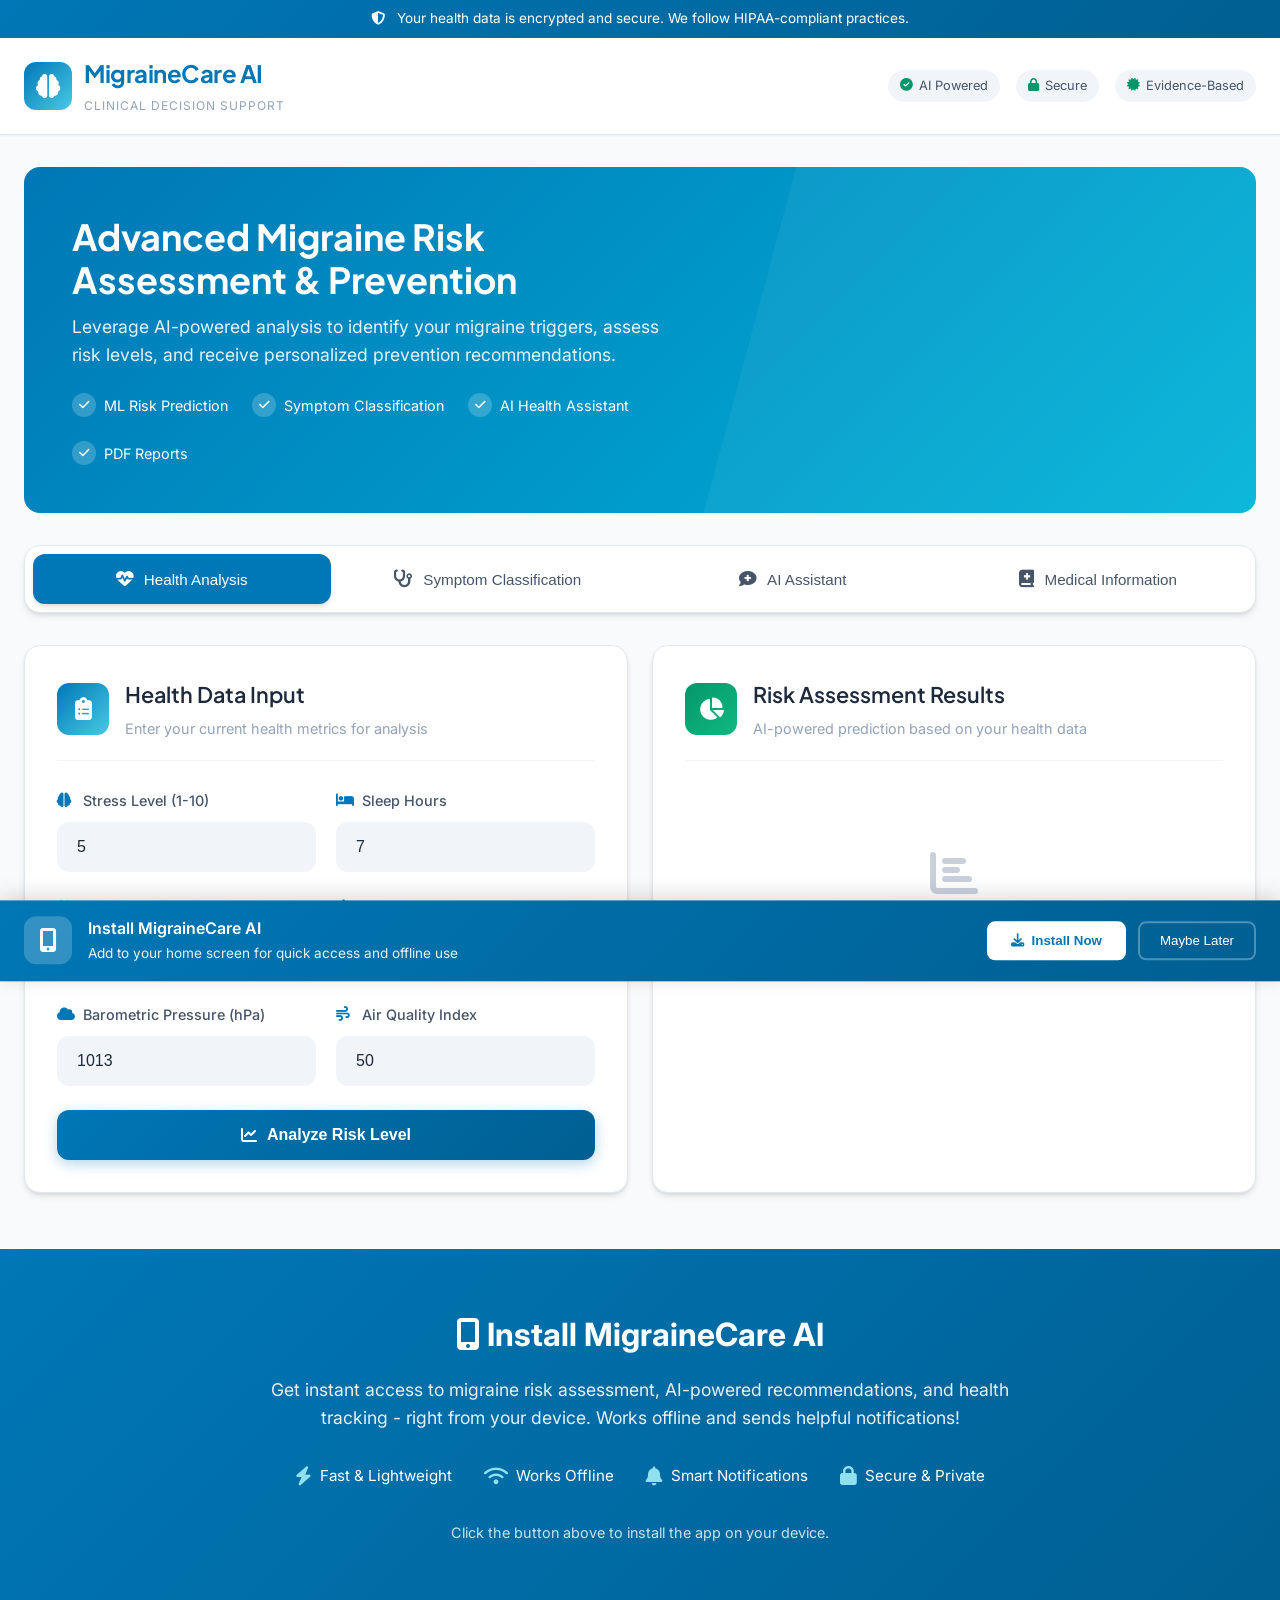
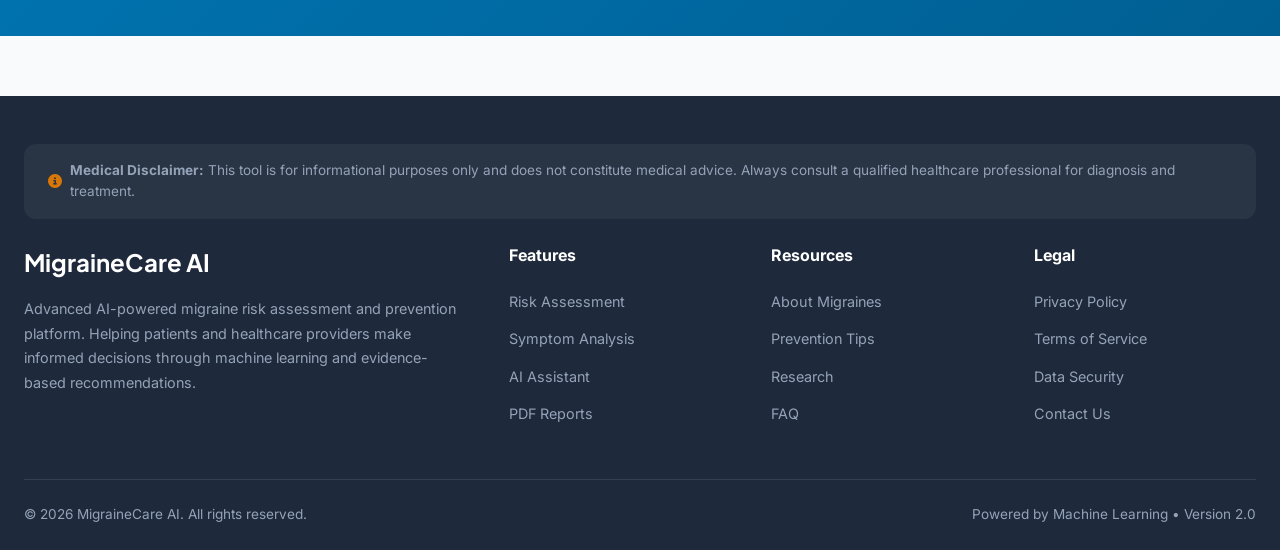
<file: test.html>
<!DOCTYPE html>
<html lang="en">

<head>
    <meta charset="UTF-8">
    <meta name="viewport" content="width=device-width, initial-scale=1.0">
    <title>MigraineCare AI | Advanced Migraine Risk Assessment</title>
    
    <!-- PWA Meta Tags -->
    <meta name="theme-color" content="#0077B6">
    <meta name="apple-mobile-web-app-capable" content="yes">
    <meta name="apple-mobile-web-app-status-bar-style" content="black-translucent">
    <meta name="apple-mobile-web-app-title" content="MigraineCare">
    <meta name="description" content="Advanced AI-powered migraine risk assessment and prevention platform">
    
    <!-- PWA Manifest -->
    <link rel="manifest" href="manifest.json">
    <link rel="apple-touch-icon" href="icons/icon.svg">
    
    <link rel="preconnect" href="https://fonts.googleapis.com">
    <link href="https://fonts.googleapis.com/css2?family=Plus+Jakarta+Sans:wght@400;500;600;700&family=Inter:wght@400;500;600&display=swap" rel="stylesheet">
    <link rel="stylesheet" href="https://cdnjs.cloudflare.com/ajax/libs/font-awesome/6.5.1/css/all.min.css">
    <style>
        :root {
            /* Healthcare Professional Color Palette */
            --primary: #0077B6;
            --primary-dark: #005f92;
            --primary-light: #00B4D8;
            --secondary: #48CAE4;
            --accent: #90E0EF;
            --success: #059669;
            --success-light: #d1fae5;
            --warning: #D97706;
            --warning-light: #fef3c7;
            --danger: #DC2626;
            --danger-light: #fee2e2;
            --bg-primary: #f8fafc;
            --bg-secondary: #ffffff;
            --bg-tertiary: #f1f5f9;
            --text-primary: #1e293b;
            --text-secondary: #475569;
            --text-muted: #94a3b8;
            --border: #e2e8f0;
            --border-light: #f1f5f9;
            --shadow-sm: 0 1px 2px 0 rgba(0, 0, 0, 0.05);
            --shadow: 0 4px 6px -1px rgba(0, 0, 0, 0.1), 0 2px 4px -2px rgba(0, 0, 0, 0.1);
            --shadow-lg: 0 10px 15px -3px rgba(0, 0, 0, 0.1), 0 4px 6px -4px rgba(0, 0, 0, 0.1);
            --radius: 12px;
            --radius-lg: 16px;
        }

        * {
            box-sizing: border-box;
            margin: 0;
            padding: 0;
        }

        body {
            font-family: 'Inter', 'Plus Jakarta Sans', -apple-system, BlinkMacSystemFont, sans-serif;
            background: var(--bg-primary);
            min-height: 100vh;
            color: var(--text-primary);
            line-height: 1.6;
        }

        /* Top Banner */
        .top-banner {
            background: linear-gradient(135deg, var(--primary) 0%, var(--primary-dark) 100%);
            color: white;
            padding: 8px 20px;
            text-align: center;
            font-size: 0.85rem;
        }

        .top-banner i {
            margin-right: 8px;
        }

        /* Header */
        .header {
            background: var(--bg-secondary);
            border-bottom: 1px solid var(--border);
            padding: 16px 0;
            position: sticky;
            top: 0;
            z-index: 100;
            box-shadow: var(--shadow-sm);
        }

        .header-content {
            max-width: 1280px;
            margin: 0 auto;
            padding: 0 24px;
            display: flex;
            justify-content: space-between;
            align-items: center;
        }

        .logo {
            display: flex;
            align-items: center;
            gap: 12px;
        }

        .logo-icon {
            width: 48px;
            height: 48px;
            background: linear-gradient(135deg, var(--primary) 0%, var(--secondary) 100%);
            border-radius: 12px;
            display: flex;
            align-items: center;
            justify-content: center;
            color: white;
            font-size: 1.5rem;
        }

        .logo-text h1 {
            font-family: 'Plus Jakarta Sans', sans-serif;
            font-size: 1.5rem;
            font-weight: 700;
            color: var(--primary);
            letter-spacing: -0.5px;
        }

        .logo-text span {
            font-size: 0.75rem;
            color: var(--text-muted);
            text-transform: uppercase;
            letter-spacing: 1px;
        }

        .header-badges {
            display: flex;
            gap: 16px;
            align-items: center;
        }

        .trust-badge {
            display: flex;
            align-items: center;
            gap: 6px;
            font-size: 0.8rem;
            color: var(--text-secondary);
            padding: 6px 12px;
            background: var(--bg-tertiary);
            border-radius: 20px;
        }

        .trust-badge i {
            color: var(--success);
        }

        /* Main Container */
        .container {
            max-width: 1280px;
            margin: 0 auto;
            padding: 32px 24px;
        }

        /* Hero Section */
        .hero {
            background: linear-gradient(135deg, var(--primary) 0%, var(--primary-light) 100%);
            border-radius: var(--radius-lg);
            padding: 48px;
            margin-bottom: 32px;
            color: white;
            position: relative;
            overflow: hidden;
        }

        .hero::before {
            content: '';
            position: absolute;
            top: -50%;
            right: -20%;
            width: 60%;
            height: 200%;
            background: rgba(255, 255, 255, 0.05);
            transform: rotate(15deg);
        }

        .hero-content {
            position: relative;
            z-index: 1;
            max-width: 600px;
        }

        .hero h2 {
            font-family: 'Plus Jakarta Sans', sans-serif;
            font-size: 2.25rem;
            font-weight: 700;
            margin-bottom: 12px;
            line-height: 1.2;
        }

        .hero p {
            font-size: 1.1rem;
            opacity: 0.9;
            margin-bottom: 24px;
        }

        .hero-features {
            display: flex;
            gap: 24px;
            flex-wrap: wrap;
        }

        .hero-feature {
            display: flex;
            align-items: center;
            gap: 8px;
            font-size: 0.9rem;
        }

        .hero-feature i {
            width: 24px;
            height: 24px;
            background: rgba(255, 255, 255, 0.2);
            border-radius: 50%;
            display: flex;
            align-items: center;
            justify-content: center;
            font-size: 0.75rem;
        }

        /* Navigation */
        .nav-container {
            background: var(--bg-secondary);
            border-radius: var(--radius-lg);
            padding: 8px;
            margin-bottom: 32px;
            box-shadow: var(--shadow);
            border: 1px solid var(--border);
        }

        .nav-tabs {
            display: flex;
            gap: 8px;
            flex-wrap: wrap;
        }

        .nav-tab {
            flex: 1;
            min-width: 180px;
            padding: 16px 24px;
            background: transparent;
            border: none;
            border-radius: var(--radius);
            color: var(--text-secondary);
            cursor: pointer;
            transition: all 0.2s ease;
            font-size: 0.95rem;
            font-weight: 500;
            display: flex;
            align-items: center;
            justify-content: center;
            gap: 10px;
        }

        .nav-tab:hover {
            background: var(--bg-tertiary);
            color: var(--primary);
        }

        .nav-tab.active {
            background: var(--primary);
            color: white;
            box-shadow: var(--shadow);
        }

        .nav-tab i {
            font-size: 1.1rem;
        }

        /* Tab Content */
        .tab-content {
            display: none;
        }

        .tab-content.active {
            display: block;
            animation: fadeIn 0.3s ease;
        }

        @keyframes fadeIn {
            from { opacity: 0; transform: translateY(10px); }
            to { opacity: 1; transform: translateY(0); }
        }

        /* Cards */
        .card {
            background: var(--bg-secondary);
            border: 1px solid var(--border);
            border-radius: var(--radius-lg);
            padding: 32px;
            margin-bottom: 24px;
            box-shadow: var(--shadow);
        }

        .card-header {
            display: flex;
            align-items: center;
            gap: 16px;
            margin-bottom: 28px;
            padding-bottom: 20px;
            border-bottom: 1px solid var(--border-light);
        }

        .card-icon {
            width: 52px;
            height: 52px;
            background: linear-gradient(135deg, var(--primary) 0%, var(--secondary) 100%);
            border-radius: var(--radius);
            display: flex;
            align-items: center;
            justify-content: center;
            color: white;
            font-size: 1.4rem;
        }

        .card-icon.success {
            background: linear-gradient(135deg, var(--success) 0%, #10b981 100%);
        }

        .card-icon.warning {
            background: linear-gradient(135deg, var(--warning) 0%, #f59e0b 100%);
        }

        .card-title {
            flex: 1;
        }

        .card-title h2 {
            font-family: 'Plus Jakarta Sans', sans-serif;
            font-size: 1.35rem;
            font-weight: 600;
            color: var(--text-primary);
            margin-bottom: 4px;
        }

        .card-title p {
            font-size: 0.9rem;
            color: var(--text-muted);
        }

        /* Grid */
        .grid-2 {
            display: grid;
            grid-template-columns: 1fr 1fr;
            gap: 24px;
        }

        @media (max-width: 900px) {
            .grid-2 {
                grid-template-columns: 1fr;
            }
        }

        /* Form Elements */
        .form-group {
            margin-bottom: 24px;
        }

        .form-group label {
            display: flex;
            align-items: center;
            gap: 8px;
            font-size: 0.9rem;
            font-weight: 500;
            color: var(--text-secondary);
            margin-bottom: 10px;
        }

        .form-group label i {
            color: var(--primary);
            width: 18px;
        }

        .form-group input,
        .form-group select {
            width: 100%;
            padding: 14px 18px;
            background: var(--bg-tertiary);
            border: 2px solid transparent;
            border-radius: var(--radius);
            color: var(--text-primary);
            font-size: 1rem;
            transition: all 0.2s ease;
        }

        .form-group input:focus,
        .form-group select:focus {
            outline: none;
            background: var(--bg-secondary);
            border-color: var(--primary);
            box-shadow: 0 0 0 4px rgba(0, 119, 182, 0.1);
        }

        .form-group input::placeholder {
            color: var(--text-muted);
        }

        .form-row {
            display: grid;
            grid-template-columns: 1fr 1fr;
            gap: 20px;
        }

        .form-row.three-col {
            grid-template-columns: repeat(3, 1fr);
        }

        @media (max-width: 600px) {
            .form-row,
            .form-row.three-col {
                grid-template-columns: 1fr;
            }
        }

        /* Checkbox Group */
        .checkbox-group {
            display: grid;
            grid-template-columns: repeat(auto-fill, minmax(200px, 1fr));
            gap: 12px;
        }

        .checkbox-item {
            display: flex;
            align-items: center;
            gap: 12px;
            padding: 16px;
            background: var(--bg-tertiary);
            border: 2px solid transparent;
            border-radius: var(--radius);
            cursor: pointer;
            transition: all 0.2s ease;
        }

        .checkbox-item:hover {
            background: var(--bg-secondary);
            border-color: var(--border);
        }

        .checkbox-item.checked {
            background: rgba(0, 119, 182, 0.08);
            border-color: var(--primary);
        }

        .checkbox-item input {
            width: 20px;
            height: 20px;
            accent-color: var(--primary);
        }

        .checkbox-item span {
            color: var(--text-secondary);
            font-size: 0.95rem;
            font-weight: 500;
        }

        /* Buttons */
        .btn {
            display: inline-flex;
            align-items: center;
            justify-content: center;
            gap: 10px;
            padding: 16px 32px;
            background: linear-gradient(135deg, var(--primary) 0%, var(--primary-dark) 100%);
            border: none;
            border-radius: var(--radius);
            color: white;
            font-size: 1rem;
            font-weight: 600;
            cursor: pointer;
            transition: all 0.3s ease;
            width: 100%;
            box-shadow: 0 4px 14px rgba(0, 119, 182, 0.3);
        }

        .btn:hover {
            transform: translateY(-2px);
            box-shadow: 0 8px 25px rgba(0, 119, 182, 0.4);
        }

        .btn:active {
            transform: translateY(0);
        }

        .btn:disabled {
            opacity: 0.6;
            cursor: not-allowed;
            transform: none;
        }

        .btn-secondary {
            background: var(--bg-tertiary);
            color: var(--text-primary);
            box-shadow: none;
            border: 2px solid var(--border);
        }

        .btn-secondary:hover {
            background: var(--bg-secondary);
            border-color: var(--primary);
            color: var(--primary);
            box-shadow: none;
        }

        .btn-success {
            background: linear-gradient(135deg, var(--success) 0%, #10b981 100%);
            box-shadow: 0 4px 14px rgba(5, 150, 105, 0.3);
        }

        .btn-success:hover {
            box-shadow: 0 8px 25px rgba(5, 150, 105, 0.4);
        }

        /* Risk Display */
        .risk-display {
            text-align: center;
            padding: 40px;
            background: var(--bg-tertiary);
            border-radius: var(--radius-lg);
            margin-bottom: 28px;
            border: 2px solid var(--border);
        }

        .risk-indicator {
            display: inline-flex;
            align-items: center;
            justify-content: center;
            width: 140px;
            height: 140px;
            border-radius: 50%;
            margin-bottom: 20px;
            position: relative;
        }

        .risk-indicator::before {
            content: '';
            position: absolute;
            width: 100%;
            height: 100%;
            border-radius: 50%;
            border: 8px solid currentColor;
            opacity: 0.2;
        }

        .risk-indicator.low {
            color: var(--success);
            background: var(--success-light);
        }

        .risk-indicator.medium {
            color: var(--warning);
            background: var(--warning-light);
        }

        .risk-indicator.high {
            color: var(--danger);
            background: var(--danger-light);
        }

        .risk-level {
            font-family: 'Plus Jakarta Sans', sans-serif;
            font-size: 1.75rem;
            font-weight: 700;
        }

        .risk-label {
            font-size: 1.1rem;
            color: var(--text-secondary);
            margin-bottom: 8px;
        }

        .risk-probability {
            font-size: 2rem;
            font-weight: 700;
            color: var(--text-primary);
            margin-bottom: 4px;
        }

        .risk-subtext {
            font-size: 0.9rem;
            color: var(--text-muted);
        }

        .confidence-bar {
            margin-top: 24px;
            background: var(--border);
            height: 10px;
            border-radius: 5px;
            overflow: hidden;
        }

        .confidence-fill {
            height: 100%;
            background: linear-gradient(90deg, var(--primary), var(--secondary));
            border-radius: 5px;
            transition: width 0.6s ease;
        }

        .confidence-label {
            display: flex;
            justify-content: space-between;
            margin-top: 8px;
            font-size: 0.85rem;
            color: var(--text-muted);
        }

        /* Triggers & Suggestions */
        .section-header {
            display: flex;
            align-items: center;
            gap: 12px;
            margin-bottom: 20px;
            padding-bottom: 12px;
            border-bottom: 1px solid var(--border-light);
        }

        .section-header i {
            color: var(--primary);
            font-size: 1.2rem;
        }

        .section-header h3 {
            font-size: 1.1rem;
            font-weight: 600;
            color: var(--text-primary);
        }

        .item-list {
            display: flex;
            flex-direction: column;
            gap: 12px;
        }

        .trigger-item {
            display: flex;
            align-items: flex-start;
            gap: 14px;
            padding: 18px 20px;
            background: var(--warning-light);
            border-left: 4px solid var(--warning);
            border-radius: 0 var(--radius) var(--radius) 0;
            font-size: 0.95rem;
            color: var(--text-primary);
        }

        .trigger-item i {
            color: var(--warning);
            margin-top: 2px;
        }

        .trigger-item.high {
            background: var(--danger-light);
            border-left-color: var(--danger);
        }

        .trigger-item.high i {
            color: var(--danger);
        }

        .trigger-item.low {
            background: var(--success-light);
            border-left-color: var(--success);
        }

        .trigger-item.low i {
            color: var(--success);
        }

        .suggestion-item {
            display: flex;
            align-items: flex-start;
            gap: 14px;
            padding: 20px;
            background: rgba(0, 119, 182, 0.05);
            border-left: 4px solid var(--primary);
            border-radius: 0 var(--radius) var(--radius) 0;
            font-size: 0.95rem;
            line-height: 1.7;
            color: var(--text-primary);
        }

        .suggestion-item i {
            color: var(--primary);
            margin-top: 3px;
        }

        /* Classification Result */
        .classification-result {
            padding: 32px;
            background: linear-gradient(135deg, rgba(0, 119, 182, 0.08) 0%, rgba(72, 202, 228, 0.08) 100%);
            border: 2px solid rgba(0, 119, 182, 0.2);
            border-radius: var(--radius-lg);
            margin-bottom: 28px;
            text-align: center;
        }

        .classification-icon {
            width: 72px;
            height: 72px;
            margin: 0 auto 20px;
            background: linear-gradient(135deg, var(--primary) 0%, var(--secondary) 100%);
            border-radius: 50%;
            display: flex;
            align-items: center;
            justify-content: center;
            color: white;
            font-size: 2rem;
        }

        .classification-type {
            font-family: 'Plus Jakarta Sans', sans-serif;
            font-size: 1.75rem;
            font-weight: 700;
            color: var(--primary);
            margin-bottom: 8px;
        }

        .classification-description {
            color: var(--text-secondary);
            margin-bottom: 20px;
            max-width: 500px;
            margin-left: auto;
            margin-right: auto;
        }

        .classification-confidence {
            display: inline-flex;
            align-items: center;
            gap: 8px;
            padding: 10px 20px;
            background: var(--bg-secondary);
            border-radius: 30px;
            font-size: 0.9rem;
            color: var(--text-secondary);
            border: 1px solid var(--border);
        }

        .classification-confidence i {
            color: var(--success);
        }

        .key-symptom {
            display: inline-flex;
            align-items: center;
            gap: 6px;
            padding: 8px 16px;
            background: rgba(0, 119, 182, 0.1);
            border: 1px solid rgba(0, 119, 182, 0.2);
            border-radius: 30px;
            font-size: 0.85rem;
            color: var(--primary);
            margin: 4px;
            font-weight: 500;
        }

        /* Chat Interface */
        .chat-container {
            display: flex;
            flex-direction: column;
            height: 550px;
        }

        .chat-messages {
            flex: 1;
            overflow-y: auto;
            padding: 24px;
            background: var(--bg-tertiary);
            border-radius: var(--radius-lg);
            margin-bottom: 20px;
            border: 1px solid var(--border);
        }

        .chat-message {
            margin-bottom: 20px;
            display: flex;
            gap: 14px;
        }

        .chat-message.user {
            flex-direction: row-reverse;
        }

        .message-avatar {
            width: 44px;
            height: 44px;
            border-radius: 50%;
            background: linear-gradient(135deg, var(--primary) 0%, var(--secondary) 100%);
            display: flex;
            align-items: center;
            justify-content: center;
            flex-shrink: 0;
            color: white;
            font-size: 1.2rem;
        }

        .chat-message.user .message-avatar {
            background: var(--text-secondary);
        }

        .message-content {
            max-width: 70%;
            padding: 16px 20px;
            background: var(--bg-secondary);
            border-radius: var(--radius-lg);
            line-height: 1.6;
            color: var(--text-primary);
            box-shadow: var(--shadow-sm);
            border: 1px solid var(--border);
        }

        .chat-message.user .message-content {
            background: var(--primary);
            color: white;
            border: none;
        }

        .chat-input {
            display: flex;
            gap: 14px;
        }

        .chat-input input {
            flex: 1;
            padding: 18px 24px;
            background: var(--bg-tertiary);
            border: 2px solid var(--border);
            border-radius: 30px;
            color: var(--text-primary);
            font-size: 1rem;
            transition: all 0.2s ease;
        }

        .chat-input input:focus {
            outline: none;
            border-color: var(--primary);
            background: var(--bg-secondary);
        }

        .chat-input button {
            padding: 18px 28px;
            background: linear-gradient(135deg, var(--primary) 0%, var(--primary-dark) 100%);
            border: none;
            border-radius: 30px;
            color: white;
            cursor: pointer;
            font-size: 1.1rem;
            transition: all 0.2s ease;
        }

        .chat-input button:hover {
            transform: scale(1.05);
        }

        .quick-questions {
            display: flex;
            flex-wrap: wrap;
            gap: 10px;
            margin-bottom: 20px;
        }

        .quick-question {
            padding: 10px 18px;
            background: var(--bg-secondary);
            border: 2px solid var(--border);
            border-radius: 30px;
            font-size: 0.85rem;
            cursor: pointer;
            transition: all 0.2s ease;
            color: var(--text-secondary);
            font-weight: 500;
        }

        .quick-question:hover {
            border-color: var(--primary);
            color: var(--primary);
            background: rgba(0, 119, 182, 0.05);
        }

        /* Report Buttons */
        .report-buttons {
            margin-top: 28px;
            display: grid;
            grid-template-columns: 1fr 1fr;
            gap: 14px;
        }

        @media (max-width: 500px) {
            .report-buttons {
                grid-template-columns: 1fr;
            }
        }

        /* Loading */
        .loading {
            display: flex;
            flex-direction: column;
            align-items: center;
            justify-content: center;
            gap: 16px;
            padding: 60px;
            color: var(--text-muted);
        }

        .spinner {
            width: 48px;
            height: 48px;
            border: 4px solid var(--border);
            border-top-color: var(--primary);
            border-radius: 50%;
            animation: spin 1s linear infinite;
        }

        @keyframes spin {
            to { transform: rotate(360deg); }
        }

        .loading span {
            font-size: 1rem;
            color: var(--text-secondary);
        }

        .hidden { display: none !important; }

        /* Alerts */
        .alert {
            display: flex;
            align-items: center;
            gap: 12px;
            padding: 16px 20px;
            border-radius: var(--radius);
            margin-bottom: 20px;
            font-size: 0.95rem;
        }

        .alert i {
            font-size: 1.2rem;
        }

        .alert-error {
            background: var(--danger-light);
            border: 1px solid rgba(220, 38, 38, 0.2);
            color: var(--danger);
        }

        .alert-success {
            background: var(--success-light);
            border: 1px solid rgba(5, 150, 105, 0.2);
            color: var(--success);
        }

        /* Placeholder */
        .placeholder {
            text-align: center;
            padding: 60px 40px;
            color: var(--text-muted);
        }

        .placeholder i {
            font-size: 3rem;
            margin-bottom: 20px;
            opacity: 0.5;
        }

        .placeholder p {
            font-size: 1rem;
        }

        /* Info Cards */
        .info-grid {
            display: grid;
            grid-template-columns: repeat(auto-fit, minmax(280px, 1fr));
            gap: 20px;
            margin-top: 20px;
        }

        .info-card {
            padding: 28px;
            background: var(--bg-tertiary);
            border-radius: var(--radius-lg);
            border: 1px solid var(--border);
        }

        .info-card h3 {
            display: flex;
            align-items: center;
            gap: 10px;
            font-size: 1.1rem;
            color: var(--primary);
            margin-bottom: 16px;
        }

        .info-card p {
            color: var(--text-secondary);
            line-height: 1.7;
        }

        .info-card ul {
            list-style: none;
            padding: 0;
        }

        .info-card ul li {
            display: flex;
            align-items: center;
            gap: 10px;
            padding: 10px 0;
            color: var(--text-secondary);
            border-bottom: 1px solid var(--border-light);
        }

        .info-card ul li:last-child {
            border-bottom: none;
        }

        .info-card ul li i {
            color: var(--primary);
            width: 20px;
        }

        /* Footer */
        .footer {
            background: var(--text-primary);
            color: var(--text-muted);
            padding: 48px 24px 24px;
            margin-top: 60px;
        }

        .footer-content {
            max-width: 1280px;
            margin: 0 auto;
        }

        .footer-grid {
            display: grid;
            grid-template-columns: 2fr 1fr 1fr 1fr;
            gap: 40px;
            margin-bottom: 40px;
        }

        @media (max-width: 900px) {
            .footer-grid {
                grid-template-columns: 1fr 1fr;
            }
        }

        @media (max-width: 600px) {
            .footer-grid {
                grid-template-columns: 1fr;
            }
        }

        .footer-brand h3 {
            color: white;
            font-family: 'Plus Jakarta Sans', sans-serif;
            font-size: 1.5rem;
            margin-bottom: 16px;
        }

        .footer-brand p {
            line-height: 1.7;
            font-size: 0.9rem;
        }

        .footer-col h4 {
            color: white;
            font-size: 1rem;
            margin-bottom: 20px;
        }

        .footer-col ul {
            list-style: none;
        }

        .footer-col ul li {
            margin-bottom: 12px;
        }

        .footer-col ul li a {
            color: var(--text-muted);
            text-decoration: none;
            font-size: 0.9rem;
            transition: color 0.2s ease;
        }

        .footer-col ul li a:hover {
            color: white;
        }

        .footer-bottom {
            padding-top: 24px;
            border-top: 1px solid rgba(255, 255, 255, 0.1);
            display: flex;
            justify-content: space-between;
            align-items: center;
            flex-wrap: wrap;
            gap: 16px;
        }

        .footer-bottom p {
            font-size: 0.85rem;
        }

        .footer-disclaimer {
            display: flex;
            align-items: center;
            gap: 8px;
            padding: 16px 24px;
            background: rgba(255, 255, 255, 0.05);
            border-radius: var(--radius);
            margin-bottom: 24px;
            font-size: 0.85rem;
        }

        .footer-disclaimer i {
            color: var(--warning);
        }

        /* Responsive */
        @media (max-width: 768px) {
            .header-badges {
                display: none;
            }

            .hero {
                padding: 32px 24px;
            }

            .hero h2 {
                font-size: 1.75rem;
            }

            .nav-tab {
                min-width: 140px;
                padding: 14px 16px;
                font-size: 0.85rem;
            }

            .card {
                padding: 24px;
            }
        }

        /* Scrollbar */
        ::-webkit-scrollbar {
            width: 8px;
        }

        ::-webkit-scrollbar-track {
            background: var(--bg-tertiary);
        }

        ::-webkit-scrollbar-thumb {
            background: var(--border);
            border-radius: 4px;
        }

        ::-webkit-scrollbar-thumb:hover {
            background: var(--text-muted);
        }

        /* PWA Install Banner */
        .pwa-install-banner {
            position: fixed;
            bottom: 0;
            left: 0;
            right: 0;
            background: linear-gradient(135deg, var(--primary) 0%, var(--primary-dark) 100%);
            color: white;
            padding: 16px 24px;
            display: flex;
            align-items: center;
            justify-content: space-between;
            gap: 16px;
            z-index: 1000;
            box-shadow: 0 -4px 20px rgba(0, 0, 0, 0.15);
            transform: translateY(100%);
            transition: transform 0.4s cubic-bezier(0.4, 0, 0.2, 1);
        }

        .pwa-install-banner.show {
            transform: translateY(0);
        }

        .pwa-install-banner-content {
            display: flex;
            align-items: center;
            gap: 16px;
            flex: 1;
        }

        .pwa-install-banner-icon {
            width: 48px;
            height: 48px;
            background: rgba(255, 255, 255, 0.2);
            border-radius: 12px;
            display: flex;
            align-items: center;
            justify-content: center;
            font-size: 1.5rem;
        }

        .pwa-install-banner-text h4 {
            font-size: 1rem;
            font-weight: 600;
            margin-bottom: 2px;
        }

        .pwa-install-banner-text p {
            font-size: 0.85rem;
            opacity: 0.9;
        }

        .pwa-install-banner-actions {
            display: flex;
            gap: 12px;
            align-items: center;
        }

        .pwa-install-btn {
            background: white;
            color: var(--primary);
            border: none;
            padding: 12px 24px;
            border-radius: 8px;
            font-weight: 600;
            cursor: pointer;
            display: flex;
            align-items: center;
            gap: 8px;
            transition: all 0.2s;
        }

        .pwa-install-btn:hover {
            background: var(--accent);
            transform: scale(1.02);
        }

        .pwa-dismiss-btn {
            background: transparent;
            border: 2px solid rgba(255, 255, 255, 0.3);
            color: white;
            padding: 10px 20px;
            border-radius: 8px;
            cursor: pointer;
            font-weight: 500;
            transition: all 0.2s;
        }

        .pwa-dismiss-btn:hover {
            background: rgba(255, 255, 255, 0.1);
            border-color: rgba(255, 255, 255, 0.5);
        }

        /* Install App Section */
        .install-app-section {
            background: linear-gradient(135deg, var(--primary) 0%, var(--primary-dark) 100%);
            padding: 60px 24px;
            text-align: center;
            color: white;
        }

        .install-app-content {
            max-width: 800px;
            margin: 0 auto;
        }

        .install-app-content h2 {
            font-size: 2rem;
            font-weight: 700;
            margin-bottom: 16px;
        }

        .install-app-content p {
            font-size: 1.1rem;
            opacity: 0.9;
            margin-bottom: 32px;
            line-height: 1.6;
        }

        .install-features {
            display: flex;
            justify-content: center;
            gap: 32px;
            margin-bottom: 32px;
            flex-wrap: wrap;
        }

        .install-feature {
            display: flex;
            align-items: center;
            gap: 8px;
            font-size: 0.95rem;
        }

        .install-feature i {
            font-size: 1.2rem;
            color: var(--accent);
        }

        .install-app-btn {
            background: white;
            color: var(--primary);
            border: none;
            padding: 16px 40px;
            border-radius: 12px;
            font-size: 1.1rem;
            font-weight: 600;
            cursor: pointer;
            display: inline-flex;
            align-items: center;
            gap: 12px;
            transition: all 0.3s;
            box-shadow: 0 4px 15px rgba(0, 0, 0, 0.2);
        }

        .install-app-btn:hover {
            transform: translateY(-2px);
            box-shadow: 0 8px 25px rgba(0, 0, 0, 0.3);
        }

        .install-app-btn:disabled {
            opacity: 0.7;
            cursor: not-allowed;
            transform: none;
        }

        .install-app-btn.installed {
            background: var(--success);
            color: white;
        }

        @media (max-width: 768px) {
            .pwa-install-banner {
                flex-direction: column;
                text-align: center;
                padding: 20px;
            }

            .pwa-install-banner-content {
                flex-direction: column;
            }

            .pwa-install-banner-actions {
                width: 100%;
                flex-direction: column;
            }

            .pwa-install-btn, .pwa-dismiss-btn {
                width: 100%;
                justify-content: center;
            }

            .install-features {
                flex-direction: column;
                gap: 16px;
            }
        }
    </style>
</head>

<body>
    <!-- Top Banner -->
    <div class="top-banner">
        <i class="fas fa-shield-alt"></i>
        Your health data is encrypted and secure. We follow HIPAA-compliant practices.
    </div>

    <!-- Header -->
    <header class="header">
        <div class="header-content">
            <div class="logo">
                <div class="logo-icon">
                    <i class="fas fa-brain"></i>
                </div>
                <div class="logo-text">
                    <h1>MigraineCare AI</h1>
                    <span>Clinical Decision Support</span>
                </div>
            </div>
            <div class="header-badges">
                <div class="trust-badge">
                    <i class="fas fa-check-circle"></i>
                    AI Powered
                </div>
                <div class="trust-badge">
                    <i class="fas fa-lock"></i>
                    Secure
                </div>
                <div class="trust-badge">
                    <i class="fas fa-certificate"></i>
                    Evidence-Based
                </div>
            </div>
        </div>
    </header>

    <div class="container">
        <!-- Hero Section -->
        <section class="hero">
            <div class="hero-content">
                <h2>Advanced Migraine Risk Assessment & Prevention</h2>
                <p>Leverage AI-powered analysis to identify your migraine triggers, assess risk levels, and receive personalized prevention recommendations.</p>
                <div class="hero-features">
                    <div class="hero-feature">
                        <i class="fas fa-check"></i>
                        <span>ML Risk Prediction</span>
                    </div>
                    <div class="hero-feature">
                        <i class="fas fa-check"></i>
                        <span>Symptom Classification</span>
                    </div>
                    <div class="hero-feature">
                        <i class="fas fa-check"></i>
                        <span>AI Health Assistant</span>
                    </div>
                    <div class="hero-feature">
                        <i class="fas fa-check"></i>
                        <span>PDF Reports</span>
                    </div>
                </div>
            </div>
        </section>

        <!-- Navigation -->
        <nav class="nav-container">
            <div class="nav-tabs">
                <button class="nav-tab active" data-tab="lifestyle">
                    <i class="fas fa-heartbeat"></i>
                    Health Analysis
                </button>
                <button class="nav-tab" data-tab="symptoms">
                    <i class="fas fa-stethoscope"></i>
                    Symptom Classification
                </button>
                <button class="nav-tab" data-tab="chat">
                    <i class="fas fa-comment-medical"></i>
                    AI Assistant
                </button>
                <button class="nav-tab" data-tab="info">
                    <i class="fas fa-book-medical"></i>
                    Medical Information
                </button>
            </div>
        </nav>

        <!-- Tab 1: Health Analysis -->
        <div id="tab-lifestyle" class="tab-content active">
            <div class="grid-2">
                <!-- Input Form -->
                <div class="card">
                    <div class="card-header">
                        <div class="card-icon">
                            <i class="fas fa-clipboard-list"></i>
                        </div>
                        <div class="card-title">
                            <h2>Health Data Input</h2>
                            <p>Enter your current health metrics for analysis</p>
                        </div>
                    </div>

                    <div id="lifestyle-alert" class="alert hidden"></div>

                    <form id="lifestyle-form">
                        <div class="form-row">
                            <div class="form-group">
                                <label><i class="fas fa-brain"></i> Stress Level (1-10)</label>
                                <input type="number" id="stress" min="1" max="10" value="5" required>
                            </div>
                            <div class="form-group">
                                <label><i class="fas fa-bed"></i> Sleep Hours</label>
                                <input type="number" id="sleep" min="0" max="24" step="0.5" value="7" required>
                            </div>
                        </div>

                        <div class="form-row">
                            <div class="form-group">
                                <label><i class="fas fa-heartbeat"></i> Heart Rate (BPM)</label>
                                <input type="number" id="heart-rate" min="40" max="200" value="72" required>
                            </div>
                            <div class="form-group">
                                <label><i class="fas fa-running"></i> Activity Level (1-10)</label>
                                <input type="number" id="activity" min="1" max="10" value="5" required>
                            </div>
                        </div>

                        <div class="form-row">
                            <div class="form-group">
                                <label><i class="fas fa-cloud"></i> Barometric Pressure (hPa)</label>
                                <input type="number" id="pressure" min="900" max="1100" step="0.1" value="1013" required>
                            </div>
                            <div class="form-group">
                                <label><i class="fas fa-wind"></i> Air Quality Index</label>
                                <input type="number" id="aqi" min="0" max="500" value="50" required>
                            </div>
                        </div>

                        <button type="submit" class="btn">
                            <i class="fas fa-chart-line"></i>
                            Analyze Risk Level
                        </button>
                    </form>
                </div>

                <!-- Results -->
                <div class="card">
                    <div class="card-header">
                        <div class="card-icon success">
                            <i class="fas fa-chart-pie"></i>
                        </div>
                        <div class="card-title">
                            <h2>Risk Assessment Results</h2>
                            <p>AI-powered prediction based on your health data</p>
                        </div>
                    </div>

                    <div id="lifestyle-placeholder" class="placeholder">
                        <i class="fas fa-chart-bar"></i>
                        <p>Enter your health data and click "Analyze Risk Level" to view your personalized assessment</p>
                    </div>

                    <div id="lifestyle-loading" class="loading hidden">
                        <div class="spinner"></div>
                        <span>Analyzing your health data...</span>
                    </div>

                    <div id="lifestyle-results" class="hidden">
                        <div class="risk-display">
                            <div class="risk-indicator" id="risk-indicator">
                                <span class="risk-level" id="risk-level">--</span>
                            </div>
                            <div class="risk-label">Migraine Risk Level</div>
                            <div class="risk-probability" id="risk-prob">--%</div>
                            <div class="risk-subtext">Probability Assessment</div>
                            <div class="confidence-bar">
                                <div class="confidence-fill" id="confidence-fill" style="width: 0%"></div>
                            </div>
                            <div class="confidence-label">
                                <span>Model Confidence</span>
                                <span id="confidence-val">0%</span>
                            </div>
                        </div>

                        <div class="section-header">
                            <i class="fas fa-exclamation-triangle"></i>
                            <h3>Identified Risk Factors</h3>
                        </div>
                        <div id="triggers-list" class="item-list"></div>

                        <!-- Report Buttons -->
                        <div class="report-buttons">
                            <button id="download-daily-report" class="btn btn-secondary">
                                <i class="fas fa-file-pdf"></i>
                                Daily Report
                            </button>
                            <button id="download-weekly-report" class="btn btn-secondary">
                                <i class="fas fa-calendar-week"></i>
                                Weekly Report
                            </button>
                        </div>
                    </div>
                </div>
            </div>

            <!-- AI Recommendations -->
            <div class="card hidden" id="suggestions-card">
                <div class="card-header">
                    <div class="card-icon warning">
                        <i class="fas fa-lightbulb"></i>
                    </div>
                    <div class="card-title">
                        <h2>AI-Powered Recommendations</h2>
                        <p>Personalized prevention strategies based on your analysis</p>
                    </div>
                </div>
                <div id="suggestions-loading" class="loading hidden">
                    <div class="spinner"></div>
                    <span>Generating personalized recommendations...</span>
                </div>
                <div id="suggestions-list" class="item-list"></div>
            </div>
        </div>

        <!-- Tab 2: Symptom Classification -->
        <div id="tab-symptoms" class="tab-content">
            <div class="grid-2">
                <!-- Symptom Form -->
                <div class="card">
                    <div class="card-header">
                        <div class="card-icon">
                            <i class="fas fa-stethoscope"></i>
                        </div>
                        <div class="card-title">
                            <h2>Symptom Assessment</h2>
                            <p>Describe your symptoms for migraine type classification</p>
                        </div>
                    </div>

                    <div id="symptom-alert" class="alert hidden"></div>

                    <form id="symptom-form">
                        <div class="form-row three-col">
                            <div class="form-group">
                                <label><i class="fas fa-user"></i> Age</label>
                                <input type="number" id="sym-age" min="1" max="120" value="35" required>
                            </div>
                            <div class="form-group">
                                <label><i class="fas fa-clock"></i> Duration</label>
                                <select id="sym-duration" required>
                                    <option value="1">&lt;4 hours</option>
                                    <option value="2" selected>4-72 hours</option>
                                    <option value="3">&gt;72 hours</option>
                                </select>
                            </div>
                            <div class="form-group">
                                <label><i class="fas fa-calendar-alt"></i> Frequency/Month</label>
                                <input type="number" id="sym-frequency" min="1" max="30" value="4" required>
                            </div>
                        </div>

                        <div class="form-row">
                            <div class="form-group">
                                <label><i class="fas fa-bolt"></i> Pain Intensity</label>
                                <select id="sym-intensity" required>
                                    <option value="1">Mild</option>
                                    <option value="2" selected>Moderate</option>
                                    <option value="3">Severe</option>
                                </select>
                            </div>
                            <div class="form-group">
                                <label><i class="fas fa-map-marker-alt"></i> Pain Location</label>
                                <select id="sym-location">
                                    <option value="1" selected>Unilateral (one side)</option>
                                    <option value="2">Bilateral (both sides)</option>
                                    <option value="3">Other location</option>
                                </select>
                            </div>
                        </div>

                        <div class="section-header" style="margin-top: 28px;">
                            <i class="fas fa-list-ul"></i>
                            <h3>Associated Symptoms</h3>
                        </div>

                        <div class="checkbox-group">
                            <label class="checkbox-item">
                                <input type="checkbox" id="sym-nausea">
                                <span>Nausea</span>
                            </label>
                            <label class="checkbox-item">
                                <input type="checkbox" id="sym-vomit">
                                <span>Vomiting</span>
                            </label>
                            <label class="checkbox-item">
                                <input type="checkbox" id="sym-phonophobia">
                                <span>Sound Sensitivity</span>
                            </label>
                            <label class="checkbox-item">
                                <input type="checkbox" id="sym-photophobia">
                                <span>Light Sensitivity</span>
                            </label>
                        </div>

                        <div class="section-header" style="margin-top: 28px;">
                            <i class="fas fa-eye"></i>
                            <h3>Aura Symptoms</h3>
                        </div>

                        <div class="form-row">
                            <div class="form-group">
                                <label><i class="fas fa-eye"></i> Visual Disturbances</label>
                                <select id="sym-visual">
                                    <option value="0" selected>None</option>
                                    <option value="1">Mild (spots/flashes)</option>
                                    <option value="2">Moderate (zig-zag lines)</option>
                                    <option value="3">Severe (partial vision loss)</option>
                                    <option value="4">Very severe</option>
                                </select>
                            </div>
                            <div class="form-group">
                                <label><i class="fas fa-hand-paper"></i> Sensory Changes</label>
                                <select id="sym-sensory">
                                    <option value="0" selected>None</option>
                                    <option value="1">Mild tingling</option>
                                    <option value="2">Significant numbness</option>
                                </select>
                            </div>
                        </div>

                        <div class="section-header" style="margin-top: 28px;">
                            <i class="fas fa-brain"></i>
                            <h3>Neurological Symptoms</h3>
                        </div>

                        <div class="checkbox-group">
                            <label class="checkbox-item">
                                <input type="checkbox" id="sym-vertigo">
                                <span>Vertigo/Dizziness</span>
                            </label>
                            <label class="checkbox-item">
                                <input type="checkbox" id="sym-tinnitus">
                                <span>Tinnitus</span>
                            </label>
                            <label class="checkbox-item">
                                <input type="checkbox" id="sym-dysphasia">
                                <span>Speech Difficulty</span>
                            </label>
                            <label class="checkbox-item">
                                <input type="checkbox" id="sym-paresthesia">
                                <span>Tingling/Numbness</span>
                            </label>
                            <label class="checkbox-item">
                                <input type="checkbox" id="sym-ataxia">
                                <span>Coordination Issues</span>
                            </label>
                            <label class="checkbox-item">
                                <input type="checkbox" id="sym-dpf">
                                <span>Family History</span>
                            </label>
                        </div>

                        <button type="submit" class="btn" style="margin-top: 28px;">
                            <i class="fas fa-search-plus"></i>
                            Classify Migraine Type
                        </button>
                    </form>
                </div>

                <!-- Classification Result -->
                <div class="card">
                    <div class="card-header">
                        <div class="card-icon success">
                            <i class="fas fa-diagnoses"></i>
                        </div>
                        <div class="card-title">
                            <h2>Classification Result</h2>
                            <p>AI-based migraine type identification</p>
                        </div>
                    </div>

                    <div id="symptom-placeholder" class="placeholder">
                        <i class="fas fa-clipboard-check"></i>
                        <p>Complete the symptom assessment to receive your migraine classification</p>
                    </div>

                    <div id="symptom-loading" class="loading hidden">
                        <div class="spinner"></div>
                        <span>Analyzing symptom patterns...</span>
                    </div>

                    <div id="symptom-results" class="hidden">
                        <div class="classification-result">
                            <div class="classification-icon">
                                <i class="fas fa-brain"></i>
                            </div>
                            <div class="classification-type" id="migraine-type">--</div>
                            <div class="classification-description" id="migraine-desc">--</div>
                            <div class="classification-confidence">
                                <i class="fas fa-chart-line"></i>
                                Confidence: <strong id="classification-confidence">0%</strong>
                            </div>
                        </div>

                        <div class="section-header">
                            <i class="fas fa-tags"></i>
                            <h3>Key Symptoms Identified</h3>
                        </div>
                        <div id="key-symptoms" style="margin-bottom: 28px;"></div>

                        <div class="section-header">
                            <i class="fas fa-prescription"></i>
                            <h3>Clinical Recommendations</h3>
                        </div>
                        <div id="symptom-recommendations" class="item-list"></div>
                    </div>
                </div>
            </div>
        </div>

        <!-- Tab 3: Chat -->
        <div id="tab-chat" class="tab-content">
            <div class="card">
                <div class="card-header">
                    <div class="card-icon">
                        <i class="fas fa-robot"></i>
                    </div>
                    <div class="card-title">
                        <h2>AI Health Assistant</h2>
                        <p>Get answers to your migraine-related questions from our AI assistant</p>
                    </div>
                </div>

                <div class="quick-questions">
                    <button class="quick-question" data-question="What are common migraine triggers?">
                        <i class="fas fa-bolt"></i> Common triggers
                    </button>
                    <button class="quick-question" data-question="How can I prevent migraines?">
                        <i class="fas fa-shield-alt"></i> Prevention tips
                    </button>
                    <button class="quick-question" data-question="What is a migraine aura?">
                        <i class="fas fa-eye"></i> What is aura?
                    </button>
                    <button class="quick-question" data-question="When should I see a doctor for headaches?">
                        <i class="fas fa-user-md"></i> When to see doctor
                    </button>
                    <button class="quick-question" data-question="What foods trigger migraines?">
                        <i class="fas fa-utensils"></i> Food triggers
                    </button>
                </div>

                <div class="chat-container">
                    <div class="chat-messages" id="chat-messages">
                        <div class="chat-message">
                            <div class="message-avatar"><i class="fas fa-robot"></i></div>
                            <div class="message-content">
                                Hello! I'm your AI health assistant specializing in migraine care. I can help you understand migraines, identify potential triggers, and provide evidence-based prevention strategies. How can I assist you today?
                            </div>
                        </div>
                    </div>
                    <div class="chat-input">
                        <input type="text" id="chat-input" placeholder="Type your question here..." autocomplete="off">
                        <button id="chat-send"><i class="fas fa-paper-plane"></i></button>
                    </div>
                </div>
            </div>
        </div>

        <!-- Tab 4: Medical Information -->
        <div id="tab-info" class="tab-content">
            <div class="card">
                <div class="card-header">
                    <div class="card-icon">
                        <i class="fas fa-book-medical"></i>
                    </div>
                    <div class="card-title">
                        <h2>Understanding Migraines</h2>
                        <p>Educational resources about migraine conditions</p>
                    </div>
                </div>

                <div class="info-grid">
                    <div class="info-card">
                        <h3><i class="fas fa-brain"></i> What is a Migraine?</h3>
                        <p>A migraine is a neurological condition characterized by intense, debilitating headaches. Symptoms often include throbbing pain (usually on one side), nausea, sensitivity to light and sound, and can last from 4 to 72 hours.</p>
                    </div>
                    <div class="info-card">
                        <h3><i class="fas fa-exclamation-circle"></i> Common Triggers</h3>
                        <ul>
                            <li><i class="fas fa-brain"></i> Stress and anxiety</li>
                            <li><i class="fas fa-moon"></i> Sleep disturbances</li>
                            <li><i class="fas fa-venus"></i> Hormonal changes</li>
                            <li><i class="fas fa-cloud-sun"></i> Weather changes</li>
                            <li><i class="fas fa-wine-glass"></i> Certain foods & drinks</li>
                            <li><i class="fas fa-volume-up"></i> Sensory overload</li>
                        </ul>
                    </div>
                    <div class="info-card">
                        <h3><i class="fas fa-clock"></i> Migraine Phases</h3>
                        <ul>
                            <li><i class="fas fa-1"></i> Prodrome (warning signs)</li>
                            <li><i class="fas fa-2"></i> Aura (sensory disturbances)</li>
                            <li><i class="fas fa-3"></i> Headache (pain phase)</li>
                            <li><i class="fas fa-4"></i> Postdrome (recovery)</li>
                        </ul>
                    </div>
                    <div class="info-card">
                        <h3><i class="fas fa-shield-alt"></i> Prevention Tips</h3>
                        <ul>
                            <li><i class="fas fa-check"></i> Maintain regular sleep</li>
                            <li><i class="fas fa-check"></i> Stay hydrated</li>
                            <li><i class="fas fa-check"></i> Manage stress levels</li>
                            <li><i class="fas fa-check"></i> Track your triggers</li>
                            <li><i class="fas fa-check"></i> Regular exercise</li>
                        </ul>
                    </div>
                </div>
            </div>

            <div class="card">
                <div class="card-header">
                    <div class="card-icon success">
                        <i class="fas fa-list-alt"></i>
                    </div>
                    <div class="card-title">
                        <h2>Migraine Types</h2>
                        <p>Classifications based on International Headache Society criteria</p>
                    </div>
                </div>
                <div id="migraine-types-info" class="item-list" style="margin-top: 8px;"></div>
            </div>
        </div>

        <!-- Tab 5: Legal Information (Footer Links Content) -->
        <div id="tab-legal" class="tab-content">
            <div class="card">
                <div class="card-header">
                    <div class="card-icon info" style="background: rgba(99, 102, 241, 0.1); color: var(--primary);">
                        <i class="fas fa-gavel"></i>
                    </div>
                    <div class="card-title">
                        <h2>Legal & Support Information</h2>
                        <p>Privacy Policy, Terms of Service, Data Security, and Contact Support</p>
                    </div>
                </div>

                <div class="legal-container" style="margin-top: 20px;">
                    <!-- Tab Headers for Legal Topics -->
                    <div class="legal-tabs" style="display: flex; gap: 10px; margin-bottom: 20px; border-bottom: 1px solid var(--border); padding-bottom: 10px; overflow-x: auto;">
                        <button class="legal-tab active-legal" onclick="switchLegalTab('privacy')" style="background: none; border: none; color: var(--primary); font-weight: bold; cursor: pointer; padding: 8px 16px; border-radius: 4px; font-size: 1rem; border-bottom: 2px solid var(--primary);">Privacy Policy</button>
                        <button class="legal-tab" onclick="switchLegalTab('terms')" style="background: none; border: none; color: var(--text-secondary); cursor: pointer; padding: 8px 16px; border-radius: 4px; font-size: 1rem;">Terms of Service</button>
                        <button class="legal-tab" onclick="switchLegalTab('security')" style="background: none; border: none; color: var(--text-secondary); cursor: pointer; padding: 8px 16px; border-radius: 4px; font-size: 1rem;">Data Security</button>
                        <button class="legal-tab" onclick="switchLegalTab('contact')" style="background: none; border: none; color: var(--text-secondary); cursor: pointer; padding: 8px 16px; border-radius: 4px; font-size: 1rem;">Contact Us</button>
                    </div>

                    <!-- Legal Contents -->
                    <div id="legal-privacy" class="legal-content-section" style="line-height: 1.7;">
                        <h3 style="color: var(--primary); margin-bottom: 12px;"><i class="fas fa-user-shield"></i> Privacy Policy</h3>
                        <p>Your privacy is of utmost importance to us. MigraineCare AI is committed to protecting the personal health data you track and share with our platform.</p>
                        <h4 style="margin-top: 16px; color: var(--text-primary);"><i class="fas fa-database" style="color: var(--primary); margin-right: 6px;"></i> 1. Data Collection</h4>
                        <p>We collect health metrics such as stress levels, sleep hours, heart rate, daily activity, weather pressure, air quality index (AQI), and logged migraine symptoms to build your personalized prediction profiles.</p>
                        <h4 style="margin-top: 16px; color: var(--text-primary);"><i class="fas fa-cog" style="color: var(--primary); margin-right: 6px;"></i> 2. How We Use Data</h4>
                        <p>Your data is strictly used to run our Machine Learning models for risk assessment, trigger detection, symptom classification, and to generate PDF health reports for your doctor visits.</p>
                        <h4 style="margin-top: 16px; color: var(--text-primary);"><i class="fas fa-handshake" style="color: var(--primary); margin-right: 6px;"></i> 3. Consent and Sharing</h4>
                        <p>We do not sell, rent, or lease your personal health details. Data is only shared with medical professionals at your explicit request (e.g., when you download and present your health reports).</p>
                    </div>

                    <div id="legal-terms" class="legal-content-section" style="display: none; line-height: 1.7;">
                        <h3 style="color: var(--primary); margin-bottom: 12px;"><i class="fas fa-file-contract"></i> Terms of Service</h3>
                        <p>Please review these terms before using the MigraineCare AI platform.</p>
                        <h4 style="margin-top: 16px; color: var(--text-primary);"><i class="fas fa-exclamation-triangle" style="color: var(--warning); margin-right: 6px;"></i> 1. Non-Medical Advice Disclaimer</h4>
                        <p style="color: var(--warning); font-weight: bold; background: rgba(245, 158, 11, 0.05); padding: 15px; border-radius: 6px; border-left: 4px solid var(--warning); margin-bottom: 15px;">
                            IMPORTANT: The predictions, classifications, and chatbot guidance provided by this platform are for informational and educational purposes only. They do NOT constitute professional medical advice, diagnosis, or treatment. Always consult a qualified physician or neurologist for medical decisions.
                        </p>
                        <h4 style="margin-top: 16px; color: var(--text-primary);"><i class="fas fa-server" style="color: var(--primary); margin-right: 6px;"></i> 2. Service Availability</h4>
                        <p>While we strive to keep predictions and analysis highly accurate using modern Machine Learning and AI libraries, we make no guarantees regarding continuous service availability or absolute prediction precision.</p>
                        <h4 style="margin-top: 16px; color: var(--text-primary);"><i class="fas fa-user-check" style="color: var(--primary); margin-right: 6px;"></i> 3. User Responsibility</h4>
                        <p>Users are responsible for entering accurate daily logs to receive meaningful predictions. The platform is not liable for actions taken based on informational outputs.</p>
                    </div>

                    <div id="legal-security" class="legal-content-section" style="display: none; line-height: 1.7;">
                        <h3 style="color: var(--primary); margin-bottom: 12px;"><i class="fas fa-shield-alt"></i> Data Security</h3>
                        <p>We employ industry-standard security measures to safeguard your sensitive information.</p>
                        <h4 style="margin-top: 16px; color: var(--text-primary);"><i class="fas fa-lock" style="color: var(--primary); margin-right: 6px;"></i> 1. Encryption in Transit and at Rest</h4>
                        <p>All communications between the frontend UI and backend API are encrypted using secure HTTPS protocols. Data stored in our database is secured with access credentials and database encryption.</p>
                        <h4 style="margin-top: 16px; color: var(--text-primary);"><i class="fas fa-key" style="color: var(--primary); margin-right: 6px;"></i> 2. Authentication</h4>
                        <p>User sessions are protected using secure token-based authentication (JSON Web Tokens). Always keep your passwords private and log out when using public terminals.</p>
                        <h4 style="margin-top: 16px; color: var(--text-primary);"><i class="fas fa-hdd" style="color: var(--primary); margin-right: 6px;"></i> 3. Local Storage Safety</h4>
                        <p>Session data is stored in the browser's local storage securely and is flushed immediately when you log out of the application.</p>
                    </div>

                    <div id="legal-contact" class="legal-content-section" style="display: none; line-height: 1.7;">
                        <h3 style="color: var(--primary); margin-bottom: 12px;"><i class="fas fa-envelope"></i> Contact Us</h3>
                        <p>Have any questions, concerns, or feedback? Reach out to the MigraineCare AI support team.</p>
                        
                        <div style="display: grid; grid-template-columns: 1fr 1.2fr; gap: 20px; margin-top: 20px;">
                            <div style="background: rgba(255,255,255,0.02); padding: 20px; border-radius: 8px; border: 1px solid var(--border); display: flex; flex-direction: column; gap: 15px;">
                                <div>
                                    <h4 style="color: var(--primary); margin-bottom: 6px; font-size: 1.1rem;"><i class="fas fa-map-marker-alt"></i> Office Address</h4>
                                    <p style="color: var(--text-secondary);">Healthcare AI Plaza, Suite 400<br>Silicon Valley, CA 94025</p>
                                </div>
                                <div>
                                    <h4 style="color: var(--primary); margin-bottom: 6px; font-size: 1.1rem;"><i class="fas fa-phone"></i> Support Line</h4>
                                    <p style="color: var(--text-secondary);">+1 (800) 555-CARE (2273)<br>Mon-Fri: 9 AM - 5 PM PST</p>
                                </div>
                                <div>
                                    <h4 style="color: var(--primary); margin-bottom: 6px; font-size: 1.1rem;"><i class="fas fa-envelope"></i> Email Support</h4>
                                    <p style="color: var(--text-secondary);">support@migrainecare.ai</p>
                                </div>
                            </div>
                            <div>
                                <form id="legal-contact-form" onsubmit="event.preventDefault(); showToast('Feedback submitted successfully!', 'success'); this.reset();" style="display: flex; flex-direction: column; gap: 12px;">
                                    <input type="text" placeholder="Your Name" required style="padding: 12px; border-radius: 6px; border: 1px solid var(--border); background: rgba(255,255,255,0.02); color: var(--text-primary); font-size: 1rem;">
                                    <input type="email" placeholder="Your Email" required style="padding: 12px; border-radius: 6px; border: 1px solid var(--border); background: rgba(255,255,255,0.02); color: var(--text-primary); font-size: 1rem;">
                                    <textarea placeholder="Your Message" required rows="4" style="padding: 12px; border-radius: 6px; border: 1px solid var(--border); background: rgba(255,255,255,0.02); color: var(--text-primary); resize: none; font-size: 1rem;"></textarea>
                                    <button type="submit" class="btn" style="padding: 12px; cursor: pointer; font-size: 1rem; font-weight: bold;">Send Message</button>
                                </form>
                            </div>
                        </div>
                    </div>
                </div>
            </div>
        </div>
    </div>

    <!-- Install App Section -->
    <section class="install-app-section" id="install-section">
        <div class="install-app-content">
            <h2><i class="fas fa-mobile-alt"></i> Install MigraineCare AI</h2>
            <p>Get instant access to migraine risk assessment, AI-powered recommendations, and health tracking - right from your device. Works offline and sends helpful notifications!</p>
            
            <div class="install-features">
                <div class="install-feature">
                    <i class="fas fa-bolt"></i>
                    <span>Fast & Lightweight</span>
                </div>
                <div class="install-feature">
                    <i class="fas fa-wifi"></i>
                    <span>Works Offline</span>
                </div>
                <div class="install-feature">
                    <i class="fas fa-bell"></i>
                    <span>Smart Notifications</span>
                </div>
                <div class="install-feature">
                    <i class="fas fa-lock"></i>
                    <span>Secure & Private</span>
                </div>
            </div>

            <button class="install-app-btn" id="install-app-btn" style="display: none;">
                <i class="fas fa-download"></i>
                <span>Install App</span>
            </button>
            <p id="install-status" style="margin-top: 16px; font-size: 0.9rem; opacity: 0.8;"></p>
        </div>
    </section>

    <!-- PWA Install Banner (Bottom Notification) -->
    <div class="pwa-install-banner" id="pwa-install-banner">
        <div class="pwa-install-banner-content">
            <div class="pwa-install-banner-icon">
                <i class="fas fa-mobile-alt"></i>
            </div>
            <div class="pwa-install-banner-text">
                <h4>Install MigraineCare AI</h4>
                <p>Add to your home screen for quick access and offline use</p>
            </div>
        </div>
        <div class="pwa-install-banner-actions">
            <button class="pwa-install-btn" id="pwa-install-btn">
                <i class="fas fa-download"></i>
                Install Now
            </button>
            <button class="pwa-dismiss-btn" id="pwa-dismiss-btn">
                Maybe Later
            </button>
        </div>
    </div>

    <!-- Footer -->
    <footer class="footer">
        <div class="footer-content">
            <div class="footer-disclaimer">
                <i class="fas fa-info-circle"></i>
                <span><strong>Medical Disclaimer:</strong> This tool is for informational purposes only and does not constitute medical advice. Always consult a qualified healthcare professional for diagnosis and treatment.</span>
            </div>

            <div class="footer-grid">
                <div class="footer-brand">
                    <h3>MigraineCare AI</h3>
                    <p>Advanced AI-powered migraine risk assessment and prevention platform. Helping patients and healthcare providers make informed decisions through machine learning and evidence-based recommendations.</p>
                </div>
                <div class="footer-col">
                    <h4>Features</h4>
                    <ul>
                        <li><a href="#">Risk Assessment</a></li>
                        <li><a href="#">Symptom Analysis</a></li>
                        <li><a href="#">AI Assistant</a></li>
                        <li><a href="#">PDF Reports</a></li>
                    </ul>
                </div>
                <div class="footer-col">
                    <h4>Resources</h4>
                    <ul>
                        <li><a href="#">About Migraines</a></li>
                        <li><a href="#">Prevention Tips</a></li>
                        <li><a href="#">Research</a></li>
                        <li><a href="#">FAQ</a></li>
                    </ul>
                </div>
                <div class="footer-col">
                    <h4>Legal</h4>
                    <ul>
                        <li><a href="#" onclick="openLegalPage('privacy'); return false;">Privacy Policy</a></li>
                        <li><a href="#" onclick="openLegalPage('terms'); return false;">Terms of Service</a></li>
                        <li><a href="#" onclick="openLegalPage('security'); return false;">Data Security</a></li>
                        <li><a href="#" onclick="openLegalPage('contact'); return false;">Contact Us</a></li>
                    </ul>
                </div>
            </div>

            <div class="footer-bottom">
                <p>© 2026 MigraineCare AI. All rights reserved.</p>
                <p>Powered by Machine Learning • Version 2.0</p>
            </div>
        </div>
    </footer>

    <script>
        const API_URL = 'http://localhost:8000/api/v1';

        // ================================
        // Tab Navigation
        // ================================
        document.querySelectorAll('.nav-tab').forEach(tab => {
            tab.addEventListener('click', () => {
                document.querySelectorAll('.nav-tab').forEach(t => t.classList.remove('active'));
                document.querySelectorAll('.tab-content').forEach(c => c.classList.remove('active'));
                
                tab.classList.add('active');
                document.getElementById('tab-' + tab.dataset.tab).classList.add('active');
                
                if (tab.dataset.tab === 'info') {
                    loadMigraineTypesInfo();
                }
            });
        });

        // ================================
        // Checkbox Styling
        // ================================
        document.querySelectorAll('.checkbox-item input').forEach(checkbox => {
            checkbox.addEventListener('change', function() {
                this.closest('.checkbox-item').classList.toggle('checked', this.checked);
            });
        });

        // ================================
        // Utility Functions
        // ================================
        function getTriggerIcon(trigger) {
            const text = trigger.toLowerCase();
            if (text.includes('stress')) return 'fas fa-brain';
            if (text.includes('sleep')) return 'fas fa-bed';
            if (text.includes('heart')) return 'fas fa-heartbeat';
            if (text.includes('activity')) return 'fas fa-running';
            if (text.includes('pressure')) return 'fas fa-cloud';
            if (text.includes('aqi') || text.includes('air')) return 'fas fa-wind';
            return 'fas fa-exclamation-circle';
        }

        function showAlert(elementId, message, type) {
            const alert = document.getElementById(elementId);
            const icon = type === 'error' ? 'fas fa-exclamation-circle' : 'fas fa-check-circle';
            alert.className = `alert alert-${type}`;
            alert.innerHTML = `<i class="${icon}"></i> ${message}`;
            alert.classList.remove('hidden');
            setTimeout(() => alert.classList.add('hidden'), 5000);
        }

        // ================================
        // Lifestyle Analysis
        // ================================
        document.getElementById('lifestyle-form').addEventListener('submit', async (e) => {
            e.preventDefault();
            
            const formData = {
                stress_level: parseInt(document.getElementById('stress').value),
                sleep_hours: parseFloat(document.getElementById('sleep').value),
                heart_rate: parseInt(document.getElementById('heart-rate').value),
                activity_level: parseInt(document.getElementById('activity').value),
                weather_pressure: parseFloat(document.getElementById('pressure').value),
                aqi: parseInt(document.getElementById('aqi').value),
                user_id: 'default_user'
            };

            document.getElementById('lifestyle-placeholder').classList.add('hidden');
            document.getElementById('lifestyle-loading').classList.remove('hidden');
            document.getElementById('lifestyle-results').classList.add('hidden');
            document.getElementById('suggestions-card').classList.add('hidden');

            try {
                const response = await fetch(`${API_URL}/enhanced-predict`, {
                    method: 'POST',
                    headers: { 'Content-Type': 'application/json' },
                    body: JSON.stringify(formData)
                });

                if (!response.ok) throw new Error('Prediction failed');
                const prediction = await response.json();

                document.getElementById('lifestyle-loading').classList.add('hidden');
                document.getElementById('lifestyle-results').classList.remove('hidden');

                // Update risk indicator
                const riskLevel = document.getElementById('risk-level');
                const riskIndicator = document.getElementById('risk-indicator');
                riskLevel.textContent = prediction.risk_level;
                riskIndicator.className = 'risk-indicator ' + prediction.risk_level.toLowerCase();

                document.getElementById('risk-prob').textContent = 
                    Math.round(prediction.probability * 100) + '%';
                document.getElementById('confidence-fill').style.width = 
                    Math.round(prediction.confidence * 100) + '%';
                document.getElementById('confidence-val').textContent = 
                    Math.round(prediction.confidence * 100) + '%';

                // Display triggers
                const triggersList = document.getElementById('triggers-list');
                if (prediction.triggers && prediction.triggers.length > 0) {
                    triggersList.innerHTML = prediction.triggers.map(t => {
                        const isHigh = t.toLowerCase().includes('very') || t.toLowerCase().includes('poor');
                        const iconClass = getTriggerIcon(t);
                        return `<div class="trigger-item ${isHigh ? 'high' : ''}">
                            <i class="${iconClass}"></i>
                            <span>${t}</span>
                        </div>`;
                    }).join('');
                } else {
                    triggersList.innerHTML = `<div class="trigger-item low">
                        <i class="fas fa-check-circle"></i>
                        <span>No significant risk factors detected. Great job maintaining healthy habits!</span>
                    </div>`;
                }

                // Get AI suggestions
                document.getElementById('suggestions-card').classList.remove('hidden');
                document.getElementById('suggestions-loading').classList.remove('hidden');
                document.getElementById('suggestions-list').innerHTML = '';

                const suggestionsResponse = await fetch(`${API_URL}/ai-suggestion`, {
                    method: 'POST',
                    headers: { 'Content-Type': 'application/json' },
                    body: JSON.stringify({
                        ...formData,
                        triggers: prediction.triggers,
                        risk_level: prediction.risk_level
                    })
                });

                document.getElementById('suggestions-loading').classList.add('hidden');

                if (suggestionsResponse.ok) {
                    const suggestions = await suggestionsResponse.json();
                    document.getElementById('suggestions-list').innerHTML = 
                        suggestions.suggestions.map(s => 
                            `<div class="suggestion-item">
                                <i class="fas fa-lightbulb"></i>
                                <span>${s}</span>
                            </div>`
                        ).join('');
                    
                    storeReportData(formData, prediction, suggestions.suggestions);
                } else {
                    storeReportData(formData, prediction, []);
                }

            } catch (error) {
                console.error('Error:', error);
                showAlert('lifestyle-alert', 'Failed to get prediction. Please ensure the server is running.', 'error');
                document.getElementById('lifestyle-loading').classList.add('hidden');
                document.getElementById('lifestyle-placeholder').classList.remove('hidden');
            }
        });

        // ================================
        // Symptom Classification
        // ================================
        document.getElementById('symptom-form').addEventListener('submit', async (e) => {
            e.preventDefault();

            // Helper function to safely get integer values
            const safeInt = (id, defaultVal) => {
                const el = document.getElementById(id);
                const val = el ? parseInt(el.value) : defaultVal;
                return isNaN(val) ? defaultVal : val;
            };
            
            // Helper function to safely get checkbox values  
            const safeCheck = (id) => {
                const el = document.getElementById(id);
                return el ? el.checked : false;
            };

            const symptomData = {
                user_id: 'default_user',
                age: safeInt('sym-age', 35),
                duration: safeInt('sym-duration', 2),
                frequency: safeInt('sym-frequency', 4),
                location: safeInt('sym-location', 1),
                character: 1,
                intensity: safeInt('sym-intensity', 2),
                nausea: safeCheck('sym-nausea'),
                vomit: safeCheck('sym-vomit'),
                phonophobia: safeCheck('sym-phonophobia'),
                photophobia: safeCheck('sym-photophobia'),
                visual: safeInt('sym-visual', 0),
                sensory: safeInt('sym-sensory', 0),
                dysphasia: safeCheck('sym-dysphasia'),
                dysarthria: false,
                vertigo: safeCheck('sym-vertigo'),
                tinnitus: safeCheck('sym-tinnitus'),
                hypoacusis: false,
                diplopia: false,
                defect: false,
                ataxia: safeCheck('sym-ataxia'),
                conscience: false,
                paresthesia: safeCheck('sym-paresthesia'),
                dpf: safeCheck('sym-dpf')
            };
            
            console.log('Sending symptom data:', symptomData);

            document.getElementById('symptom-placeholder').classList.add('hidden');
            document.getElementById('symptom-loading').classList.remove('hidden');
            document.getElementById('symptom-results').classList.add('hidden');

            try {
                const response = await fetch(`${API_URL}/classify-symptoms`, {
                    method: 'POST',
                    headers: { 'Content-Type': 'application/json' },
                    body: JSON.stringify(symptomData)
                });

                if (!response.ok) {
                    const errorDetail = await response.text();
                    console.error('Server error:', response.status, errorDetail);
                    throw new Error('Classification failed: ' + response.status);
                }
                const result = await response.json();

                document.getElementById('symptom-loading').classList.add('hidden');
                document.getElementById('symptom-results').classList.remove('hidden');

                document.getElementById('migraine-type').textContent = result.migraine_type;
                document.getElementById('migraine-desc').textContent = result.description;
                document.getElementById('classification-confidence').textContent = 
                    Math.round(result.confidence * 100) + '%';

                document.getElementById('key-symptoms').innerHTML = 
                    result.key_symptoms.map(s => 
                        `<span class="key-symptom"><i class="fas fa-tag"></i> ${s}</span>`
                    ).join('');

                document.getElementById('symptom-recommendations').innerHTML = 
                    result.recommendations.map(r => 
                        `<div class="suggestion-item">
                            <i class="fas fa-prescription"></i>
                            <span>${r}</span>
                        </div>`
                    ).join('');

            } catch (error) {
                console.error('Error:', error);
                showAlert('symptom-alert', 'Failed to classify symptoms. Please ensure the server is running.', 'error');
                document.getElementById('symptom-loading').classList.add('hidden');
                document.getElementById('symptom-placeholder').classList.remove('hidden');
            }
        });

        // ================================
        // Chat
        // ================================
        const chatMessages = document.getElementById('chat-messages');
        const chatInput = document.getElementById('chat-input');

        function addMessage(content, isUser = false) {
            const messageDiv = document.createElement('div');
            messageDiv.className = `chat-message ${isUser ? 'user' : ''}`;
            messageDiv.innerHTML = `
                <div class="message-avatar">${isUser ? '<i class="fas fa-user"></i>' : '<i class="fas fa-robot"></i>'}</div>
                <div class="message-content">${content}</div>
            `;
            chatMessages.appendChild(messageDiv);
            chatMessages.scrollTop = chatMessages.scrollHeight;
        }

        async function sendMessage(message) {
            if (!message.trim()) return;
            
            addMessage(message, true);
            chatInput.value = '';

            const typingDiv = document.createElement('div');
            typingDiv.className = 'chat-message';
            typingDiv.id = 'typing-indicator';
            typingDiv.innerHTML = `
                <div class="message-avatar"><i class="fas fa-robot"></i></div>
                <div class="message-content" style="color: var(--text-muted);">
                    <i class="fas fa-circle-notch fa-spin"></i> Thinking...
                </div>
            `;
            chatMessages.appendChild(typingDiv);
            chatMessages.scrollTop = chatMessages.scrollHeight;

            const startTime = Date.now();

            try {
                const response = await fetch(`${API_URL}/chat`, {
                    method: 'POST',
                    headers: { 'Content-Type': 'application/json' },
                    body: JSON.stringify({
                        user_id: 'default_user',
                        message: message
                    })
                });

                let data = null;
                if (response.ok) {
                    data = await response.json();
                }

                // Simulate thinking for 7 to 8 seconds
                const elapsed = Date.now() - startTime;
                const minDelay = 7500; // 7.5 seconds
                if (elapsed < minDelay) {
                    await new Promise(resolve => setTimeout(resolve, minDelay - elapsed));
                }

                document.getElementById('typing-indicator')?.remove();

                if (data) {
                    addMessage(data.response.replace(/\n/g, '<br>'));
                } else {
                    addMessage("I apologize, but I couldn't process your request. Please try again.");
                }
            } catch (error) {
                const elapsed = Date.now() - startTime;
                const minDelay = 7500;
                if (elapsed < minDelay) {
                    await new Promise(resolve => setTimeout(resolve, minDelay - elapsed));
                }

                document.getElementById('typing-indicator')?.remove();
                addMessage("I'm having trouble connecting to the server. Please check if it's running.");
            }
        }

        document.getElementById('chat-send').addEventListener('click', () => {
            sendMessage(chatInput.value);
        });

        chatInput.addEventListener('keypress', (e) => {
            if (e.key === 'Enter') sendMessage(chatInput.value);
        });

        document.querySelectorAll('.quick-question').forEach(btn => {
            btn.addEventListener('click', () => {
                sendMessage(btn.dataset.question);
            });
        });

        // ================================
        // Legal Section Sub-tab Switching
        // ================================
        function switchLegalTab(tabId) {
            document.querySelectorAll('.legal-tab').forEach(btn => {
                btn.style.color = 'var(--text-secondary)';
                btn.style.borderBottom = 'none';
                btn.style.fontWeight = 'normal';
                btn.classList.remove('active-legal');
            });
            
            const activeBtn = Array.from(document.querySelectorAll('.legal-tab')).find(btn => btn.getAttribute('onclick').includes(tabId));
            if (activeBtn) {
                activeBtn.style.color = 'var(--primary)';
                activeBtn.style.borderBottom = '2px solid var(--primary)';
                activeBtn.style.fontWeight = 'bold';
                activeBtn.classList.add('active-legal');
            }
            
            document.querySelectorAll('.legal-content-section').forEach(section => {
                section.style.display = 'none';
            });
            document.getElementById('legal-' + tabId).style.display = 'block';
        }

        function openLegalPage(tabId) {
            document.querySelectorAll('.nav-tab').forEach(t => t.classList.remove('active'));
            document.querySelectorAll('.tab-content').forEach(c => c.classList.remove('active'));
            
            const legalTabContent = document.getElementById('tab-legal');
            if (legalTabContent) {
                legalTabContent.classList.add('active');
            }
            
            switchLegalTab(tabId);
            window.scrollTo({ top: 0, behavior: 'smooth' });
        }

        document.getElementById('chat-send').addEventListener('click', () => {
            sendMessage(chatInput.value);
        });

        chatInput.addEventListener('keypress', (e) => {
            if (e.key === 'Enter') sendMessage(chatInput.value);
        });

        document.querySelectorAll('.quick-question').forEach(btn => {
            btn.addEventListener('click', () => {
                sendMessage(btn.dataset.question);
            });
        });

        // ================================
        // Migraine Types Info
        // ================================
        async function loadMigraineTypesInfo() {
            try {
                const response = await fetch(`${API_URL}/migraine-types`);
                if (response.ok) {
                    const data = await response.json();
                    const container = document.getElementById('migraine-types-info');
                    container.innerHTML = Object.entries(data.types).map(([type, info]) => `
                        <div class="suggestion-item">
                            <i class="fas fa-brain"></i>
                            <div>
                                <strong style="color: var(--primary);">${type}</strong><br>
                                <span style="color: var(--text-secondary);">${info.description}</span>
                            </div>
                        </div>
                    `).join('');
                }
            } catch (error) {
                console.error('Error loading migraine types:', error);
            }
        }

        // ================================
        // PDF Report Generation
        // ================================
        let currentHealthData = null;
        let currentPrediction = null;
        let currentAiSuggestions = [];
        let weeklyData = [];

        function storeReportData(healthData, prediction, suggestions) {
            currentHealthData = healthData;
            currentPrediction = prediction;
            currentAiSuggestions = suggestions;
            
            const today = new Date().toISOString().split('T')[0];
            const existingIndex = weeklyData.findIndex(d => d.date === today);
            
            const dailyEntry = {
                date: today,
                health_data: healthData,
                prediction: prediction,
                ai_suggestions: suggestions
            };
            
            if (existingIndex >= 0) {
                weeklyData[existingIndex] = dailyEntry;
            } else {
                weeklyData.push(dailyEntry);
            }
            
            if (weeklyData.length > 7) {
                weeklyData = weeklyData.slice(-7);
            }
            
            localStorage.setItem('migraineWeeklyData', JSON.stringify(weeklyData));
        }

        function loadWeeklyData() {
            const stored = localStorage.getItem('migraineWeeklyData');
            if (stored) {
                try {
                    weeklyData = JSON.parse(stored);
                } catch (e) {
                    weeklyData = [];
                }
            }
        }

        async function downloadDailyReport() {
            if (!currentHealthData || !currentPrediction) {
                showAlert('lifestyle-alert', 'Please complete a health analysis first before downloading a report.', 'error');
                return;
            }

            const btn = document.getElementById('download-daily-report');
            btn.disabled = true;
            btn.innerHTML = '<i class="fas fa-spinner fa-spin"></i> Generating...';

            try {
                const response = await fetch(`${API_URL}/generate-daily-report`, {
                    method: 'POST',
                    headers: { 'Content-Type': 'application/json' },
                    body: JSON.stringify({
                        health_data: currentHealthData,
                        prediction: currentPrediction,
                        ai_suggestions: currentAiSuggestions
                    })
                });

                if (!response.ok) throw new Error('Failed to generate report');

                const blob = await response.blob();
                const url = window.URL.createObjectURL(blob);
                const a = document.createElement('a');
                a.href = url;
                a.download = `MigraineCare_Daily_Report_${new Date().toISOString().split('T')[0]}.pdf`;
                document.body.appendChild(a);
                a.click();
                document.body.removeChild(a);
                window.URL.revokeObjectURL(url);

                showAlert('lifestyle-alert', 'Daily report downloaded successfully!', 'success');

            } catch (error) {
                console.error('Error generating report:', error);
                showAlert('lifestyle-alert', 'Failed to generate report. Please try again.', 'error');
            } finally {
                btn.disabled = false;
                btn.innerHTML = '<i class="fas fa-file-pdf"></i> Daily Report';
            }
        }

        async function downloadWeeklyReport() {
            if (weeklyData.length === 0) {
                showAlert('lifestyle-alert', 'No data available for weekly report. Please track your health for a few days first.', 'error');
                return;
            }

            const btn = document.getElementById('download-weekly-report');
            btn.disabled = true;
            btn.innerHTML = '<i class="fas fa-spinner fa-spin"></i> Generating...';

            try {
                const response = await fetch(`${API_URL}/generate-weekly-report`, {
                    method: 'POST',
                    headers: { 'Content-Type': 'application/json' },
                    body: JSON.stringify({
                        weekly_data: weeklyData
                    })
                });

                if (!response.ok) throw new Error('Failed to generate report');

                const blob = await response.blob();
                const url = window.URL.createObjectURL(blob);
                const a = document.createElement('a');
                a.href = url;
                a.download = `MigraineCare_Weekly_Report_${new Date().toISOString().split('T')[0]}.pdf`;
                document.body.appendChild(a);
                a.click();
                document.body.removeChild(a);
                window.URL.revokeObjectURL(url);

                showAlert('lifestyle-alert', 'Weekly report downloaded successfully!', 'success');

            } catch (error) {
                console.error('Error generating report:', error);
                showAlert('lifestyle-alert', 'Failed to generate weekly report. Please try again.', 'error');
            } finally {
                btn.disabled = false;
                btn.innerHTML = '<i class="fas fa-calendar-week"></i> Weekly Report';
            }
        }

        document.getElementById('download-daily-report').addEventListener('click', downloadDailyReport);
        document.getElementById('download-weekly-report').addEventListener('click', downloadWeeklyReport);

        loadWeeklyData();

        // ================================
        // PWA Installation
        // ================================
        let deferredPrompt = null;
        const installBanner = document.getElementById('pwa-install-banner');
        const installBtn = document.getElementById('pwa-install-btn');
        const dismissBtn = document.getElementById('pwa-dismiss-btn');
        const installAppBtn = document.getElementById('install-app-btn');
        const installStatus = document.getElementById('install-status');

        // Check if already installed
        function isAppInstalled() {
            return window.matchMedia('(display-mode: standalone)').matches ||
                   window.navigator.standalone === true ||
                   document.referrer.includes('android-app://');
        }

        // Update install button states
        function updateInstallUI(installed) {
            if (installed) {
                if (installAppBtn) {
                    installAppBtn.style.display = 'inline-flex';
                    installAppBtn.classList.add('installed');
                    installAppBtn.innerHTML = '<i class="fas fa-check-circle"></i> App Installed';
                    installAppBtn.disabled = true;
                }
                if (installStatus) {
                    installStatus.textContent = 'MigraineCare AI is installed on your device!';
                }
                installBanner.classList.remove('show');
            }
        }

        // Register Service Worker
        if ('serviceWorker' in navigator) {
            window.addEventListener('load', async () => {
                try {
                    const registration = await navigator.serviceWorker.register('/sw.js');
                    console.log('ServiceWorker registered:', registration.scope);
                } catch (error) {
                    console.error('ServiceWorker registration failed:', error);
                }
            });
        }

        // Listen for beforeinstallprompt event
        window.addEventListener('beforeinstallprompt', (e) => {
            console.log('beforeinstallprompt fired');
            e.preventDefault();
            deferredPrompt = e;

            // Show install UI
            if (installAppBtn) {
                installAppBtn.style.display = 'inline-flex';
            }

            // Show banner after 3 seconds if not dismissed before
            const bannerDismissed = localStorage.getItem('pwa-banner-dismissed');
            if (!bannerDismissed) {
                setTimeout(() => {
                    installBanner.classList.add('show');
                }, 3000);
            }
        });

        // Handle install button click (banner)
        if (installBtn) {
            installBtn.addEventListener('click', async () => {
                if (!deferredPrompt) return;

                installBanner.classList.remove('show');
                deferredPrompt.prompt();

                const { outcome } = await deferredPrompt.userChoice;
                console.log('User choice:', outcome);

                if (outcome === 'accepted') {
                    console.log('User accepted the install prompt');
                }

                deferredPrompt = null;
            });
        }

        // Handle install button click (section)
        if (installAppBtn) {
            installAppBtn.addEventListener('click', async () => {
                if (!deferredPrompt) {
                    if (installStatus) {
                        installStatus.textContent = 'Installation not available. Try using Chrome or Edge browser.';
                    }
                    return;
                }

                deferredPrompt.prompt();
                const { outcome } = await deferredPrompt.userChoice;

                if (outcome === 'accepted') {
                    installAppBtn.innerHTML = '<i class="fas fa-spinner fa-spin"></i> Installing...';
                }

                deferredPrompt = null;
            });
        }

        // Handle dismiss button
        if (dismissBtn) {
            dismissBtn.addEventListener('click', () => {
                installBanner.classList.remove('show');
                localStorage.setItem('pwa-banner-dismissed', 'true');
            });
        }

        // Listen for app installed event
        window.addEventListener('appinstalled', () => {
            console.log('App was installed');
            deferredPrompt = null;
            updateInstallUI(true);
        });

        // Check initial state
        if (isAppInstalled()) {
            updateInstallUI(true);
        } else {
            if (installStatus) {
                installStatus.textContent = 'Click the button above to install the app on your device.';
            }
        }
    </script>
</body>

</html>
</file>
